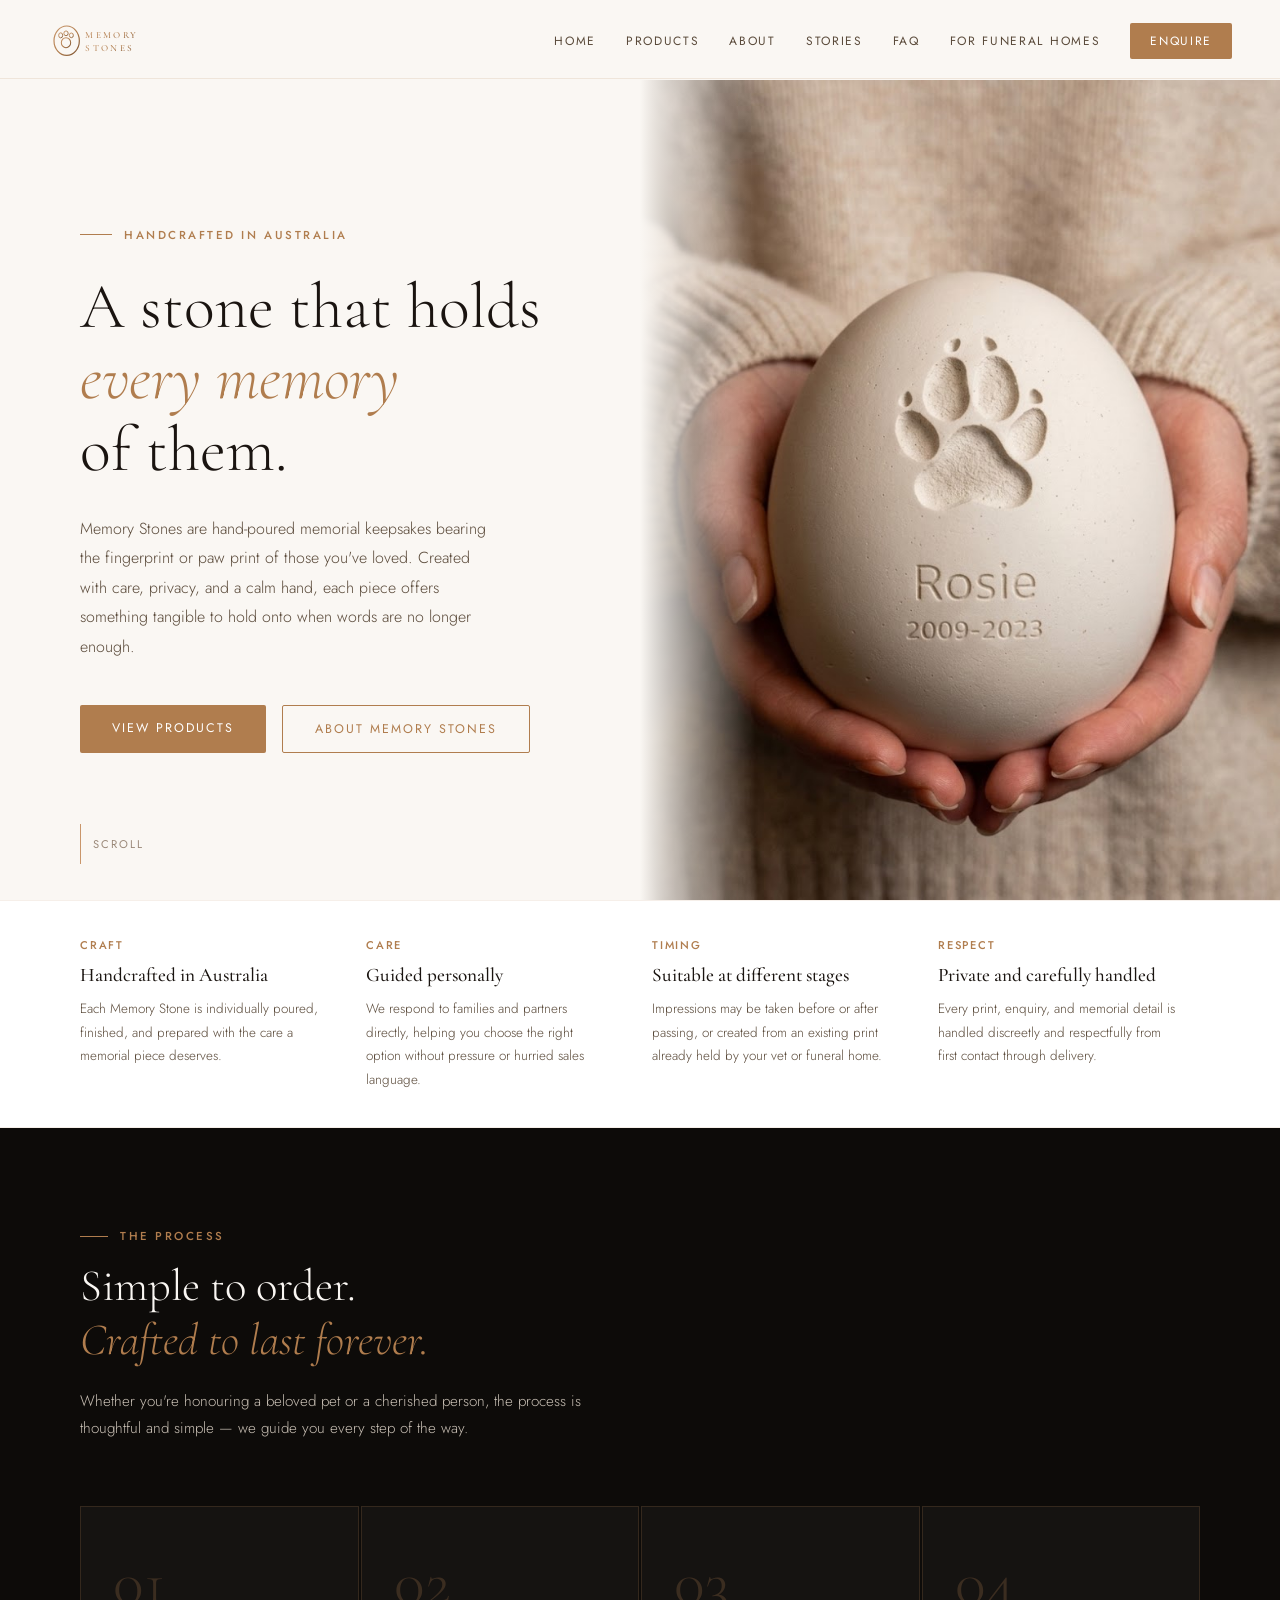
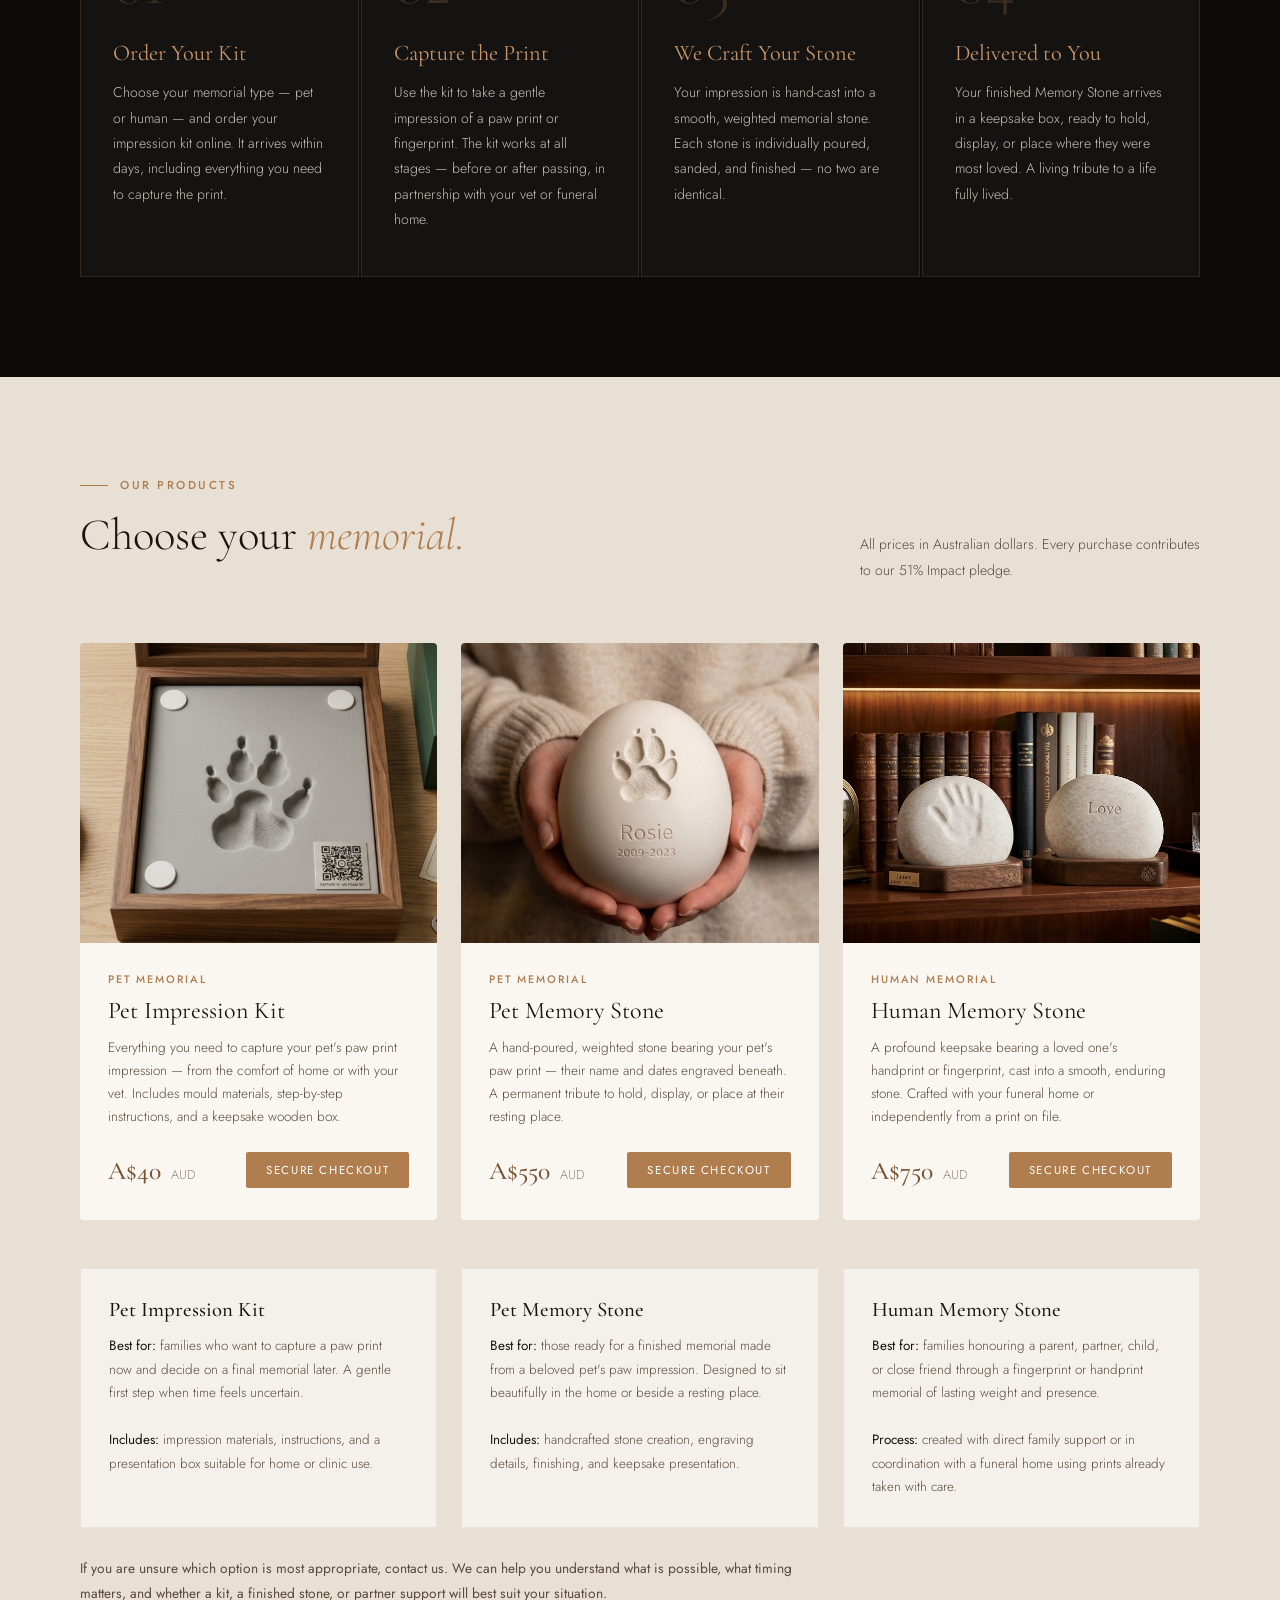
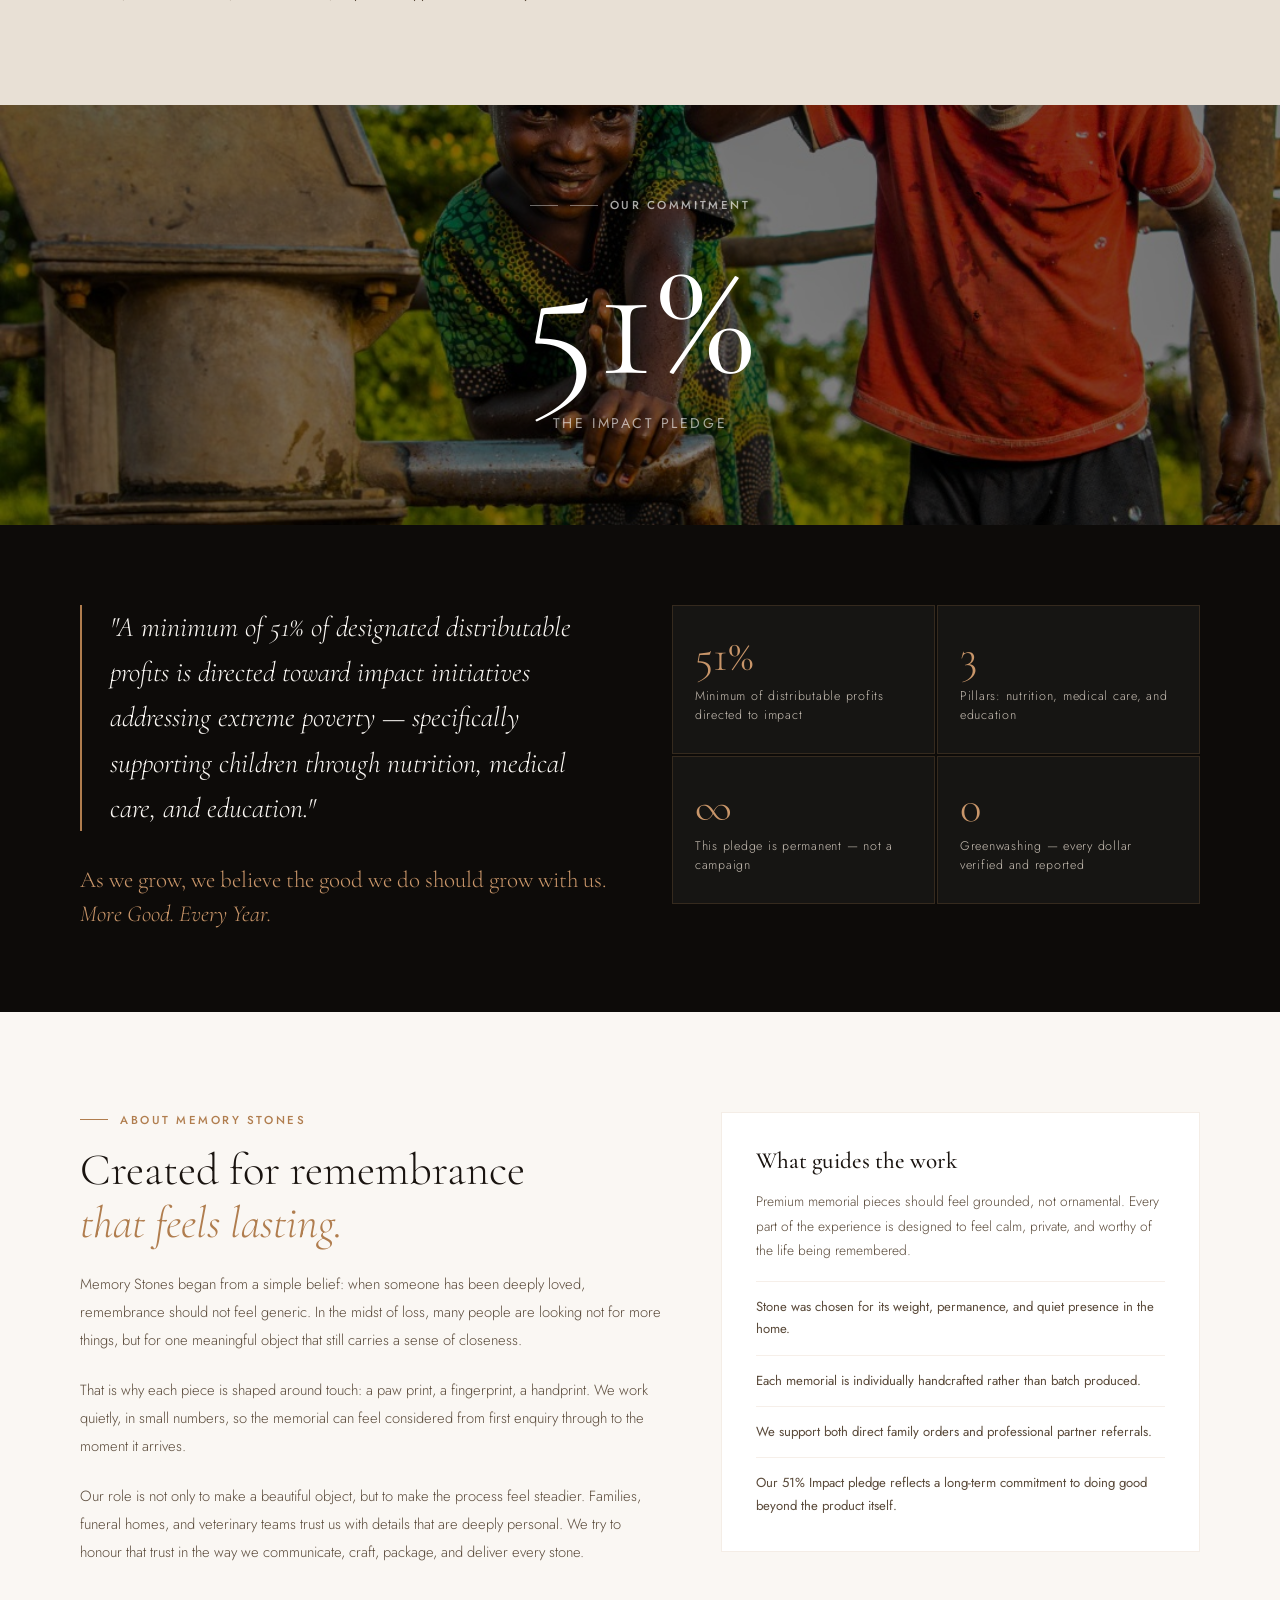
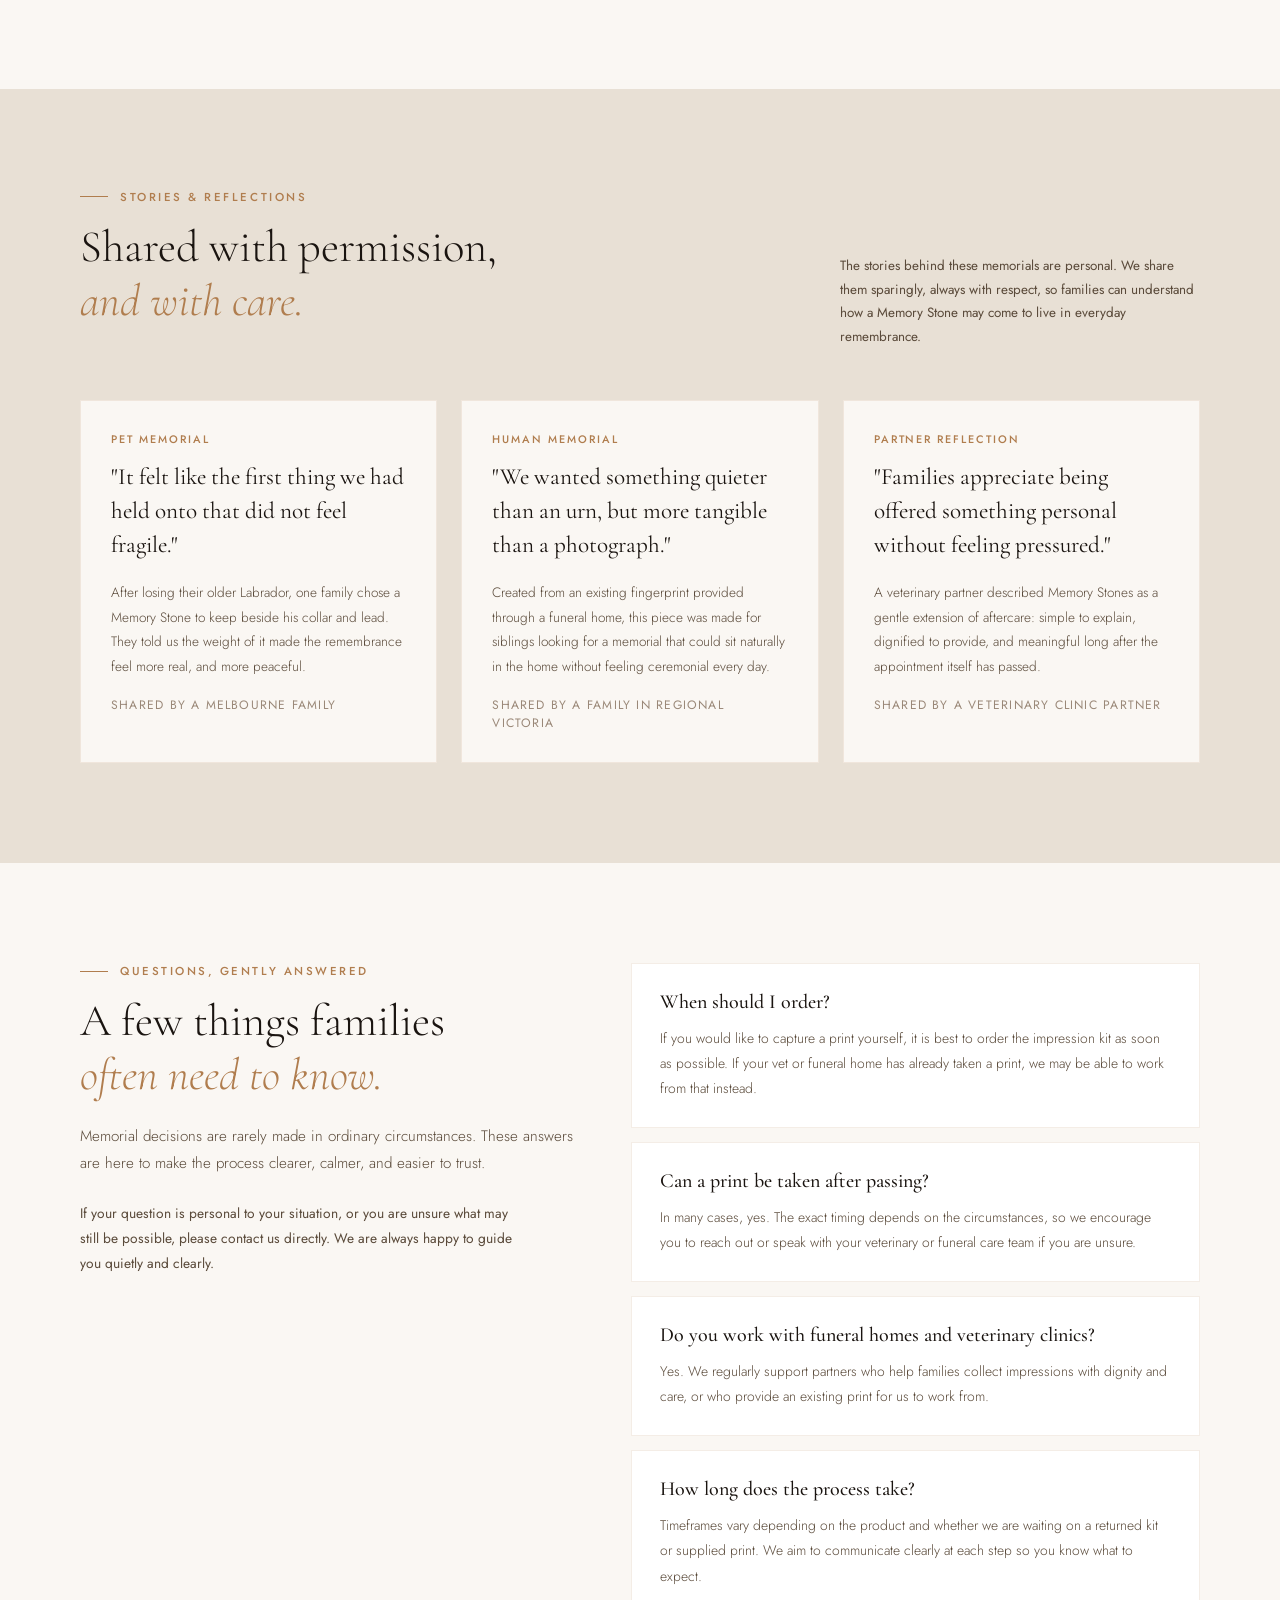
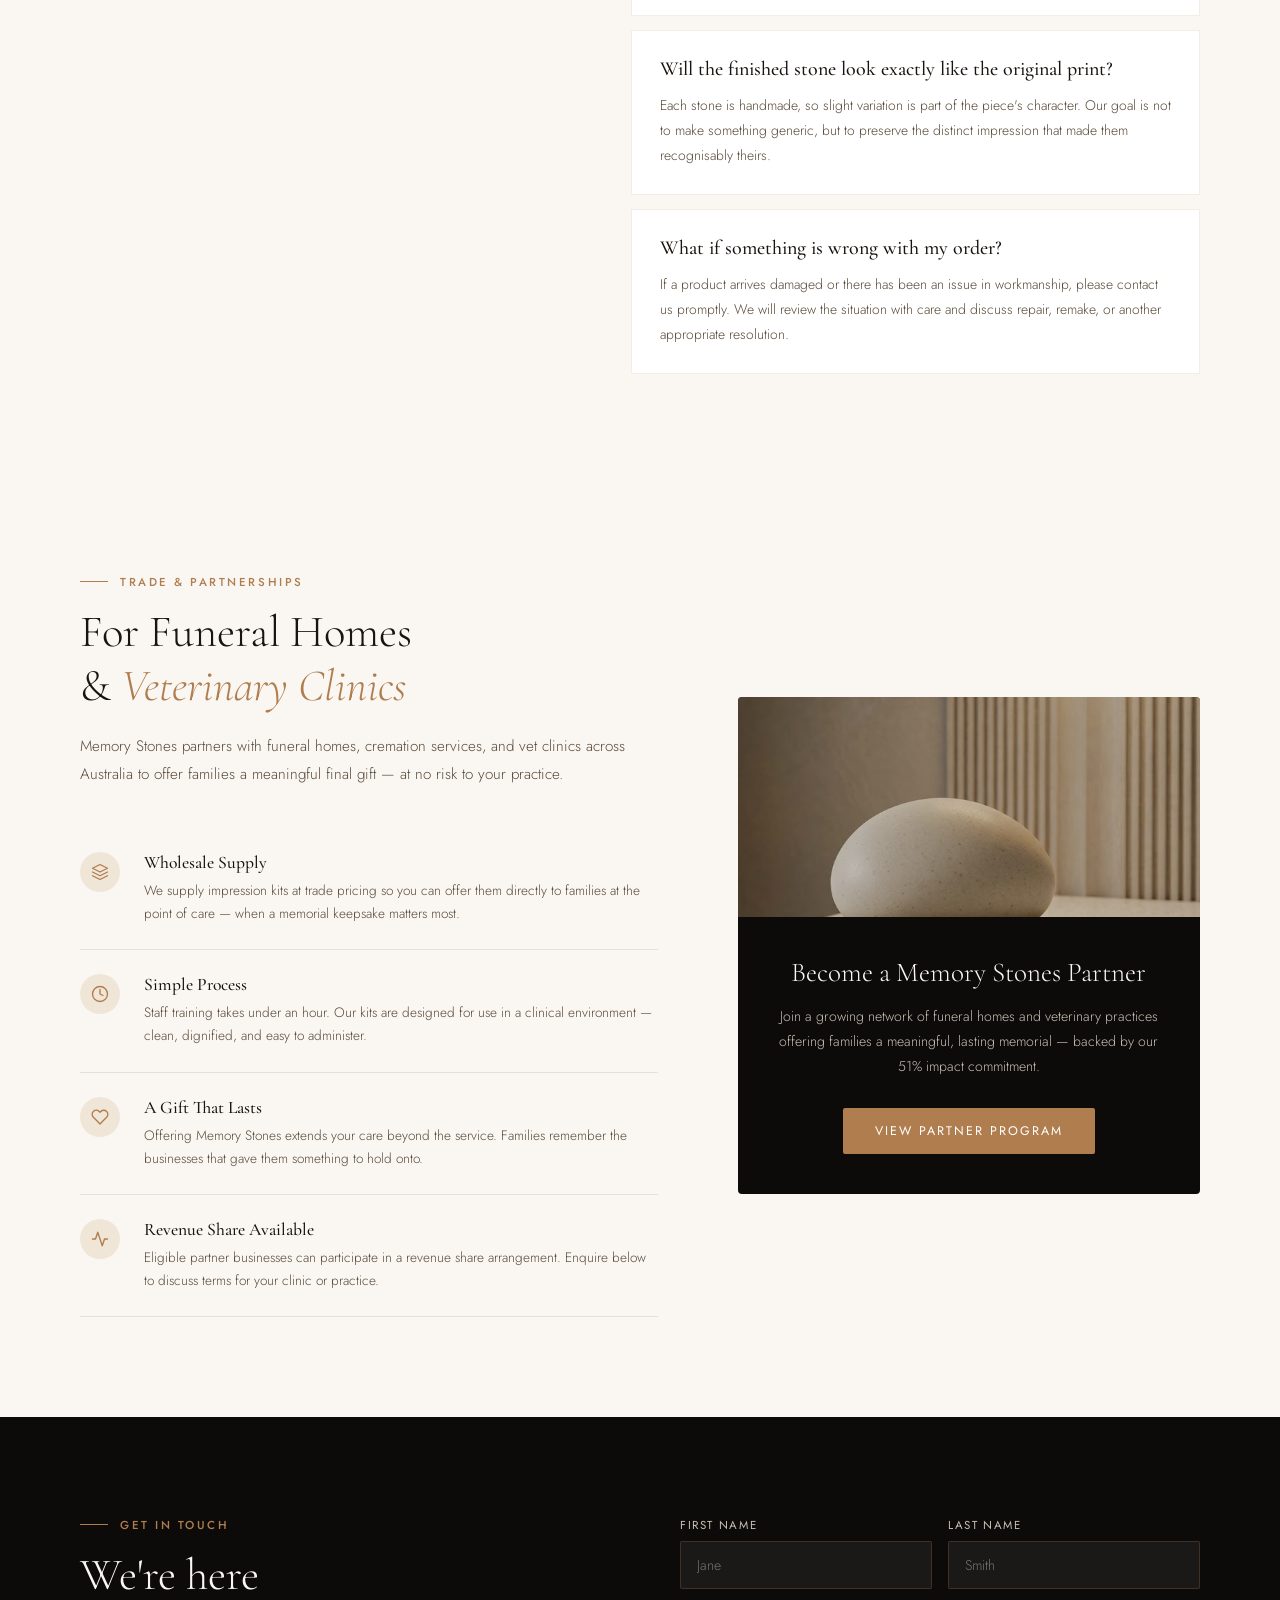
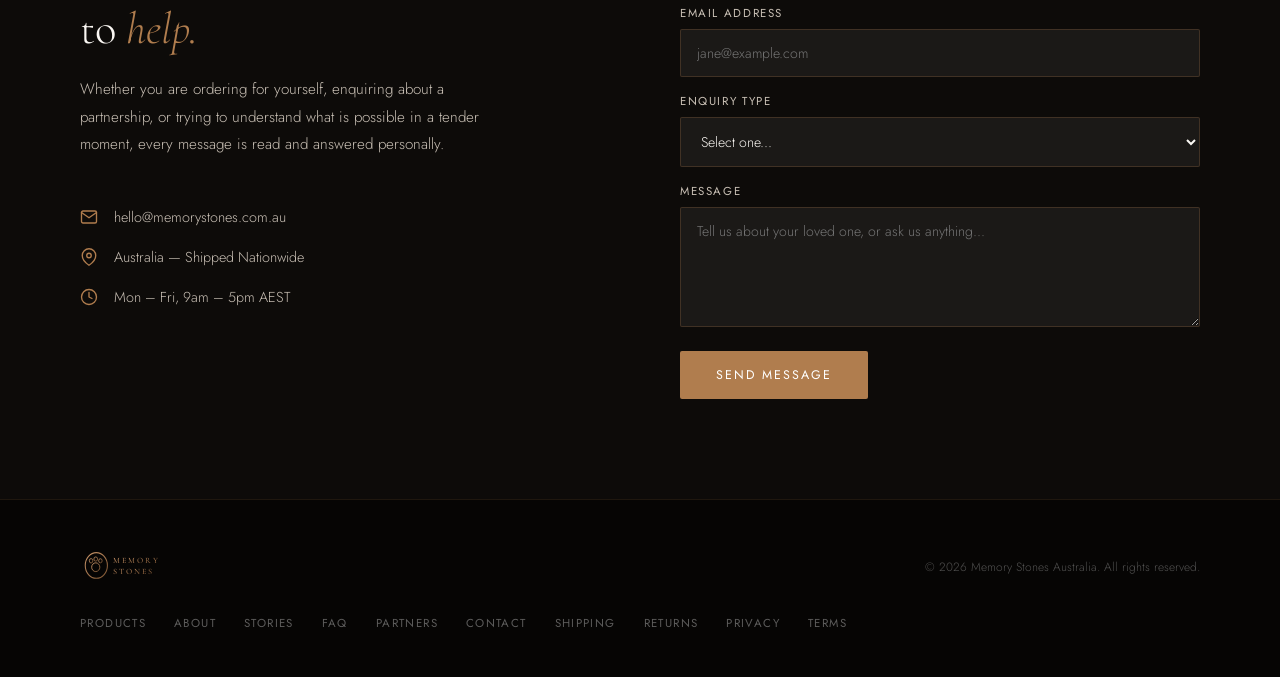
<file: index.html>
<!DOCTYPE html>
<html lang="en">
<head>
<meta charset="UTF-8">
<meta name="viewport" content="width=device-width, initial-scale=1.0">
<title>Memory Stones — Handcrafted Memorials</title>
<link rel="preconnect" href="https://fonts.googleapis.com">
<link href="https://fonts.googleapis.com/css2?family=Cormorant+Garamond:ital,wght@0,300;0,400;0,500;0,600;1,300;1,400&family=Jost:wght@300;400;500&display=swap" rel="stylesheet">
<style>
  :root {
    --copper: #b07d4e;
    --copper-light: #c9966a;
    --copper-dark: #7a5230;
    --copper-pale: #f0e6d8;
    --black: #0d0b09;
    --off-white: #faf7f3;
    --stone: #e8e0d5;
    --stone-dark: #c8bfb4;
    --text-dark: #1a1410;
    --text-mid: #5a4a3a;
    --text-light: #9a8878;
  }
  *, *::before, *::after { margin: 0; padding: 0; box-sizing: border-box; }
  html { scroll-behavior: smooth; }
  body { font-family: 'Jost', sans-serif; background: var(--off-white); color: var(--text-dark); overflow-x: hidden; }

  /* NAV */
  nav {
    position: fixed; top: 0; left: 0; right: 0; z-index: 100;
    display: flex; align-items: center; justify-content: space-between;
    padding: 14px 48px;
    background: rgba(250,247,243,0.95); backdrop-filter: blur(12px);
    border-bottom: 1px solid rgba(176,125,78,0.15);
  }
  .nav-logo { display: flex; align-items: center; text-decoration: none; }
  .nav-logo-svg { width: 160px; height: 50px; }
  .nav-links { display: flex; gap: 30px; list-style: none; }
  .nav-links a { font-size: 0.75rem; letter-spacing: 0.14em; text-transform: uppercase; color: var(--text-mid); text-decoration: none; transition: color 0.2s; }
  .nav-links a:hover { color: var(--copper); }
  .nav-cta { background: var(--copper) !important; color: white !important; padding: 9px 20px; border-radius: 2px; }
  .nav-cta:hover { background: var(--copper-dark) !important; }
  .nav-hamburger { display: none; flex-direction: column; gap: 5px; cursor: pointer; background: none; border: none; padding: 4px; }
  .nav-hamburger span { display: block; width: 24px; height: 1.5px; background: var(--copper-dark); }

  /* HERO */
  #home { min-height: 100vh; display: grid; grid-template-columns: 1fr 1fr; padding-top: 80px; overflow: hidden; }
  .hero-left { display: flex; flex-direction: column; justify-content: center; padding: 80px 60px 80px 80px; }
  .hero-tag { font-size: 0.72rem; letter-spacing: 0.22em; text-transform: uppercase; color: var(--copper); font-weight: 500; margin-bottom: 28px; display: flex; align-items: center; gap: 12px; }
  .hero-tag::before { content: ''; display: block; width: 32px; height: 1px; background: var(--copper); }
  .hero-title { font-family: 'Cormorant Garamond', serif; font-weight: 300; font-size: clamp(2.8rem, 5vw, 4.4rem); line-height: 1.12; color: var(--text-dark); margin-bottom: 28px; }
  .hero-title em { font-style: italic; color: var(--copper); }
  .hero-body { font-size: 1rem; line-height: 1.85; color: var(--text-mid); font-weight: 300; max-width: 420px; margin-bottom: 44px; }
  .hero-actions { display: flex; gap: 16px; flex-wrap: wrap; }
  .btn-primary { background: var(--copper); color: white; padding: 14px 32px; font-family: 'Jost', sans-serif; font-size: 0.78rem; letter-spacing: 0.16em; text-transform: uppercase; text-decoration: none; border-radius: 2px; transition: background 0.25s, transform 0.2s; display: inline-block; }
  .btn-primary:hover { background: var(--copper-dark); transform: translateY(-1px); }
  .btn-outline { border: 1px solid var(--copper); color: var(--copper); padding: 14px 32px; font-family: 'Jost', sans-serif; font-size: 0.78rem; letter-spacing: 0.16em; text-transform: uppercase; text-decoration: none; border-radius: 2px; transition: all 0.25s; display: inline-block; }
  .btn-outline:hover { background: var(--copper); color: white; transform: translateY(-1px); }
  .hero-right { position: relative; overflow: hidden; }
  .hero-right img { width: 100%; height: 100%; object-fit: cover; display: block; }
  .hero-right::after { content: ''; position: absolute; inset: 0; background: linear-gradient(to right, var(--off-white) 0%, transparent 18%); }
  .hero-scroll { position: absolute; bottom: 36px; left: 80px; display: flex; align-items: center; gap: 12px; font-size: 0.7rem; letter-spacing: 0.18em; text-transform: uppercase; color: var(--text-light); }
  .hero-scroll-line { width: 1px; height: 40px; background: var(--copper-light); animation: scrollPulse 2s ease-in-out infinite; }
  @keyframes scrollPulse { 0%,100%{opacity:1} 50%{opacity:0.3} }

  /* SECTIONS */
  .section-tag { font-size: 0.72rem; letter-spacing: 0.22em; text-transform: uppercase; color: var(--copper); font-weight: 500; margin-bottom: 16px; display: flex; align-items: center; gap: 12px; }
  .section-tag::before { content: ''; display: block; width: 28px; height: 1px; background: var(--copper); }
  .section-title { font-family: 'Cormorant Garamond', serif; font-weight: 300; font-size: clamp(2rem, 3.5vw, 3rem); line-height: 1.2; color: var(--text-dark); margin-bottom: 20px; }
  .section-title em { font-style: italic; color: var(--copper); }
  .section-sub { font-size: 0.95rem; line-height: 1.8; color: var(--text-mid); font-weight: 300; max-width: 560px; }

  /* TRUST */
  #reassurance { background: white; padding: 36px 80px; border-top: 1px solid rgba(176,125,78,0.12); border-bottom: 1px solid rgba(176,125,78,0.12); }
  .trust-grid { display: grid; grid-template-columns: repeat(4,1fr); gap: 24px; }
  .trust-item { padding-right: 18px; }
  .trust-kicker { font-size: 0.7rem; letter-spacing: 0.16em; text-transform: uppercase; color: var(--copper); font-weight: 500; margin-bottom: 10px; }
  .trust-title { font-family: 'Cormorant Garamond', serif; font-size: 1.2rem; font-weight: 500; color: var(--text-dark); margin-bottom: 10px; }
  .trust-body { font-size: 0.84rem; line-height: 1.75; color: var(--text-mid); font-weight: 300; }

  /* HOW IT WORKS */
  #how-it-works { background: var(--black); color: var(--off-white); padding: 100px 80px; }
  #how-it-works .section-title { color: var(--off-white); }
  #how-it-works .section-sub { color: var(--stone-dark); }
  .steps-grid { display: grid; grid-template-columns: repeat(4,1fr); gap: 2px; margin-top: 64px; }
  .step { background: rgba(255,255,255,0.03); border: 1px solid rgba(176,125,78,0.2); padding: 44px 32px; transition: background 0.3s; }
  .step:hover { background: rgba(176,125,78,0.08); }
  .step-number { font-family: 'Cormorant Garamond', serif; font-size: 4rem; font-weight: 300; color: rgba(176,125,78,0.25); line-height: 1; margin-bottom: 24px; }
  .step-title { font-family: 'Cormorant Garamond', serif; font-size: 1.4rem; font-weight: 400; color: var(--copper-light); margin-bottom: 14px; }
  .step-body { font-size: 0.88rem; line-height: 1.8; color: var(--stone-dark); font-weight: 300; }

  /* SHOP */
  #shop { background: var(--stone); padding: 100px 80px; }
  .shop-header { display: flex; justify-content: space-between; align-items: flex-end; margin-bottom: 60px; flex-wrap: wrap; gap: 24px; }
  .products-grid { display: grid; grid-template-columns: repeat(3,1fr); gap: 24px; }
  .product-card { background: var(--off-white); border-radius: 4px; overflow: hidden; transition: transform 0.3s, box-shadow 0.3s; }
  .product-card:hover { transform: translateY(-6px); box-shadow: 0 24px 60px rgba(0,0,0,0.12); }
  .product-img { width: 100%; height: 300px; object-fit: cover; display: block; }
  .product-info { padding: 28px 28px 32px; }
  .product-tag { font-size: 0.68rem; letter-spacing: 0.18em; text-transform: uppercase; color: var(--copper); font-weight: 500; margin-bottom: 10px; }
  .product-name { font-family: 'Cormorant Garamond', serif; font-size: 1.5rem; font-weight: 400; color: var(--text-dark); margin-bottom: 10px; line-height: 1.2; }
  .product-desc { font-size: 0.85rem; line-height: 1.7; color: var(--text-mid); font-weight: 300; margin-bottom: 24px; }
  .product-footer { display: flex; justify-content: space-between; align-items: center; }
  .product-price { font-family: 'Cormorant Garamond', serif; font-size: 1.6rem; font-weight: 500; color: var(--copper-dark); }
  .product-price span { font-size: 0.8rem; font-family: 'Jost', sans-serif; color: var(--text-light); font-weight: 300; margin-left: 4px; }
  .btn-buy { background: var(--copper); color: white; padding: 10px 20px; font-family: 'Jost', sans-serif; font-size: 0.72rem; letter-spacing: 0.14em; text-transform: uppercase; border: none; border-radius: 2px; cursor: pointer; transition: background 0.2s; }
  .btn-buy:hover { background: var(--copper-dark); }
  .product-guidance { margin-top: 48px; display: grid; grid-template-columns: repeat(3,1fr); gap: 24px; }
  .guidance-card { background: rgba(255,255,255,0.55); border: 1px solid rgba(176,125,78,0.14); padding: 28px; }
  .guidance-title { font-family: 'Cormorant Garamond', serif; font-size: 1.3rem; font-weight: 500; color: var(--text-dark); margin-bottom: 12px; }
  .guidance-body { font-size: 0.84rem; line-height: 1.75; color: var(--text-mid); font-weight: 300; }
  .guidance-body strong { color: var(--text-dark); font-weight: 400; }
  .guidance-note { margin-top: 28px; font-size: 0.86rem; line-height: 1.8; color: var(--text-mid); max-width: 760px; }

  /* IMPACT */
  #impact { background: var(--black); padding: 0; }
  .impact-image-wrap { position: relative; }
  .impact-image-strip { width: 100%; height: 420px; object-fit: cover; object-position: center 30%; display: block; filter: brightness(0.5); }
  .impact-overlay { position: absolute; inset: 0; display: flex; flex-direction: column; justify-content: center; align-items: center; text-align: center; padding: 0 48px; }
  .impact-overlay .section-tag { color: rgba(255,255,255,0.65); justify-content: center; }
  .impact-overlay .section-tag::before { background: rgba(255,255,255,0.4); }
  .impact-big-num { font-family: 'Cormorant Garamond', serif; font-size: clamp(5rem,14vw,11rem); font-weight: 300; color: white; line-height: 1; }
  .impact-big-label { font-size: 0.88rem; letter-spacing: 0.18em; text-transform: uppercase; color: rgba(255,255,255,0.6); margin-top: 8px; }
  .impact-content { padding: 80px; }
  .impact-body-grid { display: grid; grid-template-columns: 1fr 1fr; gap: 64px; align-items: start; }
  .impact-pledge-text { font-family: 'Cormorant Garamond', serif; font-size: clamp(1.3rem,2.2vw,1.8rem); font-weight: 300; font-style: italic; color: var(--off-white); line-height: 1.6; border-left: 2px solid var(--copper); padding-left: 28px; margin-bottom: 32px; }
  .impact-grow { font-family: 'Cormorant Garamond', serif; font-size: clamp(1.1rem,1.8vw,1.5rem); font-weight: 300; color: var(--copper-light); line-height: 1.5; margin-top: 8px; }
  .impact-stats { display: grid; grid-template-columns: 1fr 1fr; gap: 2px; }
  .stat-block { background: rgba(255,255,255,0.04); border: 1px solid rgba(176,125,78,0.2); padding: 28px 22px; }
  .stat-num { font-family: 'Cormorant Garamond', serif; font-size: 2.8rem; font-weight: 300; color: var(--copper-light); line-height: 1; margin-bottom: 8px; }
  .stat-label { font-size: 0.78rem; letter-spacing: 0.06em; color: var(--stone-dark); font-weight: 300; line-height: 1.5; }

  /* ABOUT */
  #about { background: var(--off-white); padding: 100px 80px; }
  .about-grid { display: grid; grid-template-columns: 1.1fr 0.9fr; gap: 56px; align-items: start; }
  .about-copy p { font-size: 0.92rem; line-height: 1.9; color: var(--text-mid); font-weight: 300; margin-bottom: 22px; max-width: 620px; }
  .about-aside { background: white; border: 1px solid rgba(176,125,78,0.14); padding: 34px; }
  .about-aside-title { font-family: 'Cormorant Garamond', serif; font-size: 1.45rem; font-weight: 500; color: var(--text-dark); margin-bottom: 14px; }
  .about-aside-copy { font-size: 0.86rem; line-height: 1.8; color: var(--text-mid); font-weight: 300; margin-bottom: 18px; }
  .about-points { display: flex; flex-direction: column; gap: 14px; }
  .about-point { font-size: 0.82rem; line-height: 1.7; color: var(--text-mid); padding-top: 14px; border-top: 1px solid rgba(176,125,78,0.12); }

  /* STORIES */
  #stories { background: var(--stone); padding: 100px 80px; }
  .stories-header { display: flex; justify-content: space-between; align-items: end; gap: 24px; flex-wrap: wrap; margin-bottom: 52px; }
  .stories-note { max-width: 360px; font-size: 0.84rem; line-height: 1.75; color: var(--text-mid); }
  .stories-grid { display: grid; grid-template-columns: repeat(3,1fr); gap: 24px; }
  .story-card { background: var(--off-white); border: 1px solid rgba(176,125,78,0.14); padding: 30px; min-height: 100%; }
  .story-type { font-size: 0.68rem; letter-spacing: 0.18em; text-transform: uppercase; color: var(--copper); font-weight: 500; margin-bottom: 14px; }
  .story-quote { font-family: 'Cormorant Garamond', serif; font-size: 1.45rem; font-weight: 400; line-height: 1.45; color: var(--text-dark); margin-bottom: 18px; }
  .story-body { font-size: 0.85rem; line-height: 1.8; color: var(--text-mid); font-weight: 300; margin-bottom: 18px; }
  .story-credit { font-size: 0.76rem; letter-spacing: 0.1em; text-transform: uppercase; color: var(--text-light); }

  /* PARTNERS */
  #partners { background: var(--off-white); padding: 100px 80px; }
  .partners-inner { display: grid; grid-template-columns: 5fr 4fr; gap: 80px; align-items: center; }
  .partners-features { margin-top: 40px; }
  .feature-row { display: flex; gap: 24px; padding: 24px 0; border-bottom: 1px solid var(--stone); align-items: flex-start; }
  .feature-icon { width: 40px; height: 40px; background: var(--copper-pale); border-radius: 50%; display: flex; align-items: center; justify-content: center; flex-shrink: 0; }
  .feature-icon svg { width: 18px; height: 18px; stroke: var(--copper); }
  .feature-title { font-family: 'Cormorant Garamond', serif; font-size: 1.1rem; font-weight: 500; color: var(--text-dark); margin-bottom: 6px; }
  .feature-body { font-size: 0.85rem; line-height: 1.7; color: var(--text-mid); font-weight: 300; }
  .partners-cta-box { background: var(--black); border-radius: 4px; overflow: hidden; color: var(--off-white); }
  .partners-cta-img { width: 100%; height: 220px; object-fit: cover; display: block; opacity: 0.8; }
  .partners-cta-inner { padding: 40px 36px; text-align: center; }
  .partners-cta-title { font-family: 'Cormorant Garamond', serif; font-size: 1.7rem; font-weight: 300; color: var(--off-white); margin-bottom: 14px; line-height: 1.2; }
  .partners-cta-body { font-size: 0.88rem; line-height: 1.8; color: var(--stone-dark); font-weight: 300; margin-bottom: 28px; }

  /* FAQ */
  #faq { background: var(--off-white); padding: 100px 80px; }
  .faq-wrap { display: grid; grid-template-columns: 1fr 1.15fr; gap: 56px; align-items: start; }
  .faq-note { font-size: 0.86rem; line-height: 1.8; color: var(--text-mid); margin-top: 24px; max-width: 440px; }
  .faq-list { display: flex; flex-direction: column; gap: 14px; }
  .faq-item { background: white; border: 1px solid rgba(176,125,78,0.14); padding: 26px 28px; }
  .faq-question { font-family: 'Cormorant Garamond', serif; font-size: 1.25rem; font-weight: 500; color: var(--text-dark); margin-bottom: 12px; }
  .faq-answer { font-size: 0.87rem; line-height: 1.8; color: var(--text-mid); font-weight: 300; }

  /* CONTACT */
  #contact { background: var(--black); padding: 100px 80px; color: var(--off-white); }
  .contact-inner { display: grid; grid-template-columns: 1fr 1fr; gap: 80px; align-items: start; }
  #contact .section-title { color: var(--off-white); }
  #contact .section-sub { color: var(--stone-dark); max-width: 400px; margin-top: 20px; }
  .contact-details { margin-top: 48px; display: flex; flex-direction: column; gap: 20px; }
  .contact-item { display: flex; align-items: center; gap: 16px; font-size: 0.9rem; color: var(--stone-dark); font-weight: 300; }
  .contact-item svg { width: 18px; height: 18px; stroke: var(--copper); flex-shrink: 0; }
  .contact-form { display: flex; flex-direction: column; gap: 16px; }
  .form-row { display: grid; grid-template-columns: 1fr 1fr; gap: 16px; }
  .form-group { display: flex; flex-direction: column; gap: 8px; }
  .form-group label { font-size: 0.72rem; letter-spacing: 0.14em; text-transform: uppercase; color: var(--stone-dark); }
  .form-group input, .form-group select, .form-group textarea { background: rgba(255,255,255,0.06); border: 1px solid rgba(176,125,78,0.25); border-radius: 2px; padding: 13px 16px; color: var(--off-white); font-family: 'Jost',sans-serif; font-size: 0.88rem; font-weight: 300; outline: none; transition: border-color 0.2s; width: 100%; }
  .form-group input:focus, .form-group select:focus, .form-group textarea:focus { border-color: var(--copper); }
  .form-group select option { background: var(--black); }
  .form-group textarea { resize: vertical; min-height: 120px; }
  .form-submit { background: var(--copper); color: white; padding: 15px 36px; font-family: 'Jost',sans-serif; font-size: 0.78rem; letter-spacing: 0.16em; text-transform: uppercase; border: none; border-radius: 2px; cursor: pointer; transition: background 0.2s, transform 0.2s; align-self: flex-start; margin-top: 8px; }
  .form-submit:hover { background: var(--copper-light); transform: translateY(-1px); }

  /* FOOTER */
  footer { background: #060504; padding: 44px 80px; display: flex; justify-content: space-between; align-items: center; border-top: 1px solid rgba(176,125,78,0.15); flex-wrap: wrap; gap: 20px; }
  .footer-copy { font-size: 0.75rem; color: rgba(255,255,255,0.3); font-weight: 300; }
  .footer-links { display: flex; gap: 28px; list-style: none; }
  .footer-links a { font-size: 0.72rem; letter-spacing: 0.12em; text-transform: uppercase; color: rgba(255,255,255,0.35); text-decoration: none; transition: color 0.2s; }
  .footer-links a:hover { color: var(--copper-light); }

  /* MOBILE NAV */
  .mobile-nav { display: none; position: fixed; top: 0; right: 0; width: 280px; height: 100vh; background: var(--off-white); z-index: 200; padding: 80px 40px 40px; flex-direction: column; gap: 32px; transform: translateX(100%); transition: transform 0.35s ease; box-shadow: -8px 0 40px rgba(0,0,0,0.15); }
  .mobile-nav.open { transform: translateX(0); }
  .mobile-nav a { font-family: 'Cormorant Garamond',serif; font-size: 1.5rem; font-weight: 400; color: var(--text-dark); text-decoration: none; transition: color 0.2s; }
  .mobile-nav a:hover { color: var(--copper); }
  .mobile-overlay { display: none; position: fixed; inset: 0; background: rgba(0,0,0,0.4); z-index: 150; }
  .mobile-overlay.open { display: block; }
  .mobile-close { position: absolute; top: 20px; right: 20px; background: none; border: none; cursor: pointer; font-size: 1.5rem; color: var(--text-mid); }

  /* ANIMATIONS */
  .fade-up { opacity: 0; transform: translateY(28px); transition: opacity 0.7s ease, transform 0.7s ease; }
  .fade-up.visible { opacity: 1; transform: translateY(0); }

  /* RESPONSIVE */
  @media (max-width: 1024px) {
    #reassurance, #faq, #about, #stories, #how-it-works, #shop, #partners, #contact { padding: 80px 48px; }
    .impact-content { padding: 64px 48px; }
    .trust-grid, .product-guidance { grid-template-columns: repeat(2,1fr); }
    .steps-grid { grid-template-columns: repeat(2,1fr); }
    .impact-body-grid { grid-template-columns: 1fr; gap: 40px; }
    .about-grid { grid-template-columns: 1fr; gap: 32px; }
    .partners-inner { grid-template-columns: 1fr; gap: 48px; }
    .products-grid { grid-template-columns: repeat(2,1fr); }
    .stories-grid { grid-template-columns: repeat(2,1fr); }
    .faq-wrap { grid-template-columns: 1fr; gap: 36px; }
    nav { padding: 14px 32px; }
    footer { padding: 36px 48px; }
  }
  @media (max-width: 768px) {
    #home { grid-template-columns: 1fr; }
    .hero-right { display: none; }
    .hero-left { padding: 48px 24px; }
    #reassurance, #faq, #about, #stories, #how-it-works, #shop, #partners, #contact { padding: 64px 24px; }
    .impact-content { padding: 48px 24px; }
    footer { padding: 32px 24px; flex-direction: column; text-align: center; }
    .trust-grid, .product-guidance { grid-template-columns: 1fr; }
    .steps-grid { grid-template-columns: 1fr; }
    .products-grid { grid-template-columns: 1fr; }
    .stories-grid { grid-template-columns: 1fr; }
    .contact-inner { grid-template-columns: 1fr; gap: 48px; }
    .form-row { grid-template-columns: 1fr; }
    .impact-stats { grid-template-columns: 1fr 1fr; }
    .nav-links { display: none; }
    .nav-hamburger { display: flex; }
    .mobile-nav { display: flex; }
    nav { padding: 12px 20px; }
    .impact-image-strip { height: 280px; }
    .shop-header { flex-direction: column; align-items: flex-start; }
  }
</style>
</head>
<body>

<!-- NAV -->
<nav>
  <a href="#home" class="nav-logo">
    <svg class="nav-logo-svg" viewBox="0 0 240 55" fill="none" xmlns="http://www.w3.org/2000/svg">
      <defs>
        <linearGradient id="cg" x1="0" y1="0" x2="1" y2="1">
          <stop offset="0%" stop-color="#c9966a"/>
          <stop offset="55%" stop-color="#b07d4e"/>
          <stop offset="100%" stop-color="#7a5230"/>
        </linearGradient>
      </defs>
      <!-- Stone -->
      <ellipse cx="28" cy="30" rx="19" ry="22" stroke="url(#cg)" stroke-width="1.8" fill="none"/>
      <!-- Main paw pad -->
      <ellipse cx="27" cy="33" rx="7" ry="7.5" stroke="url(#cg)" stroke-width="1.6" fill="none"/>
      <!-- Toe pads -->
      <ellipse cx="19" cy="22" rx="3" ry="3.8" stroke="url(#cg)" stroke-width="1.4" fill="none"/>
      <ellipse cx="27" cy="19" rx="3.2" ry="3.6" stroke="url(#cg)" stroke-width="1.4" fill="none"/>
      <ellipse cx="35" cy="22" rx="3" ry="3.5" stroke="url(#cg)" stroke-width="1.4" fill="none"/>
      <!-- Wordmark -->
      <text x="56" y="26" font-family="'Cormorant Garamond',Georgia,serif" font-size="14" font-weight="500" letter-spacing="3.5" fill="url(#cg)">MEMORY</text>
      <text x="56" y="45" font-family="'Cormorant Garamond',Georgia,serif" font-size="14" font-weight="500" letter-spacing="3.5" fill="url(#cg)">STONES</text>
    </svg>
  </a>

  <ul class="nav-links">
    <li><a href="#home">Home</a></li>
    <li><a href="products.html">Products</a></li>
    <li><a href="about.html">About</a></li>
    <li><a href="stories.html">Stories</a></li>
    <li><a href="faq.html">FAQ</a></li>
    <li><a href="partners.html">For Funeral Homes</a></li>
    <li><a href="contact.html" class="nav-cta">Enquire</a></li>
  </ul>
  <button class="nav-hamburger" onclick="openMobileNav()" aria-label="Menu">
    <span></span><span></span><span></span>
  </button>
</nav>

<!-- Mobile nav -->
<div class="mobile-overlay" id="mobileOverlay" onclick="closeMobileNav()"></div>
<nav class="mobile-nav" id="mobileNav">
  <button class="mobile-close" onclick="closeMobileNav()">✕</button>
  <a href="#home" onclick="closeMobileNav()">Home</a>
  <a href="products.html">Products</a>
  <a href="about.html">About</a>
  <a href="stories.html">Stories</a>
  <a href="faq.html">FAQ</a>
  <a href="partners.html">For Funeral Homes</a>
  <a href="contact.html">Contact</a>
</nav>

<!-- HERO -->
<section id="home">
  <div class="hero-left">
    <div class="hero-tag fade-up">Handcrafted in Australia</div>
    <h1 class="hero-title fade-up">A stone that holds<br><em>every memory</em><br>of them.</h1>
    <p class="hero-body fade-up">Memory Stones are hand-poured memorial keepsakes bearing the fingerprint or paw print of those you've loved. Created with care, privacy, and a calm hand, each piece offers something tangible to hold onto when words are no longer enough.</p>
    <div class="hero-actions fade-up">
      <a href="products.html" class="btn-primary">View Products</a>
      <a href="about.html" class="btn-outline">About Memory Stones</a>
    </div>
    <div class="hero-scroll">
      <div class="hero-scroll-line"></div>
      Scroll
    </div>
  </div>
  <div class="hero-right">
    <img src="lady_holding_stone_.jpeg" alt="Hands holding a Memory Stone">
  </div>
</section>

<!-- TRUST -->
<section id="reassurance">
  <div class="trust-grid">
    <div class="trust-item fade-up">
      <div class="trust-kicker">Craft</div>
      <div class="trust-title">Handcrafted in Australia</div>
      <p class="trust-body">Each Memory Stone is individually poured, finished, and prepared with the care a memorial piece deserves.</p>
    </div>
    <div class="trust-item fade-up">
      <div class="trust-kicker">Care</div>
      <div class="trust-title">Guided personally</div>
      <p class="trust-body">We respond to families and partners directly, helping you choose the right option without pressure or hurried sales language.</p>
    </div>
    <div class="trust-item fade-up">
      <div class="trust-kicker">Timing</div>
      <div class="trust-title">Suitable at different stages</div>
      <p class="trust-body">Impressions may be taken before or after passing, or created from an existing print already held by your vet or funeral home.</p>
    </div>
    <div class="trust-item fade-up">
      <div class="trust-kicker">Respect</div>
      <div class="trust-title">Private and carefully handled</div>
      <p class="trust-body">Every print, enquiry, and memorial detail is handled discreetly and respectfully from first contact through delivery.</p>
    </div>
  </div>
</section>

<!-- HOW IT WORKS -->
<section id="how-it-works">
  <div class="section-tag fade-up">The Process</div>
  <h2 class="section-title fade-up">Simple to order.<br><em>Crafted to last forever.</em></h2>
  <p class="section-sub fade-up">Whether you're honouring a beloved pet or a cherished person, the process is thoughtful and simple — we guide you every step of the way.</p>
  <div class="steps-grid">
    <div class="step fade-up">
      <div class="step-number">01</div>
      <div class="step-title">Order Your Kit</div>
      <p class="step-body">Choose your memorial type — pet or human — and order your impression kit online. It arrives within days, including everything you need to capture the print.</p>
    </div>
    <div class="step fade-up">
      <div class="step-number">02</div>
      <div class="step-title">Capture the Print</div>
      <p class="step-body">Use the kit to take a gentle impression of a paw print or fingerprint. The kit works at all stages — before or after passing, in partnership with your vet or funeral home.</p>
    </div>
    <div class="step fade-up">
      <div class="step-number">03</div>
      <div class="step-title">We Craft Your Stone</div>
      <p class="step-body">Your impression is hand-cast into a smooth, weighted memorial stone. Each stone is individually poured, sanded, and finished — no two are identical.</p>
    </div>
    <div class="step fade-up">
      <div class="step-number">04</div>
      <div class="step-title">Delivered to You</div>
      <p class="step-body">Your finished Memory Stone arrives in a keepsake box, ready to hold, display, or place where they were most loved. A living tribute to a life fully lived.</p>
    </div>
  </div>
</section>

<!-- SHOP -->
<section id="shop">
  <div class="shop-header">
    <div>
      <div class="section-tag fade-up">Our Products</div>
      <h2 class="section-title fade-up">Choose your <em>memorial.</em></h2>
    </div>
    <p class="section-sub fade-up" style="max-width:340px;font-size:0.88rem;">All prices in Australian dollars. Every purchase contributes to our 51% Impact pledge.</p>
  </div>
  <div class="products-grid">
    <div class="product-card fade-up">
      <img src="kit_image.png" alt="Pet Impression Kit" class="product-img">
      <div class="product-info">
        <div class="product-tag">Pet Memorial</div>
        <div class="product-name">Pet Impression Kit</div>
        <p class="product-desc">Everything you need to capture your pet's paw print impression — from the comfort of home or with your vet. Includes mould materials, step-by-step instructions, and a keepsake wooden box.</p>
        <div class="product-footer">
          <div class="product-price">A$40 <span>AUD</span></div>
          <a id="home-buy-pet-impression-kit" href="pet-impression-kit.html" class="btn-buy" style="text-decoration:none;display:inline-block;">Secure Checkout</a>
        </div>
      </div>
    </div>
    <div class="product-card fade-up">
      <img src="lady_holding_stone_.jpeg" alt="Pet Memory Stone" class="product-img">
      <div class="product-info">
        <div class="product-tag">Pet Memorial</div>
        <div class="product-name">Pet Memory Stone</div>
        <p class="product-desc">A hand-poured, weighted stone bearing your pet's paw print — their name and dates engraved beneath. A permanent tribute to hold, display, or place at their resting place.</p>
        <div class="product-footer">
          <div class="product-price">A$550 <span>AUD</span></div>
          <a id="home-buy-pet-memory-stone" href="pet-memory-stone.html" class="btn-buy" style="text-decoration:none;display:inline-block;">Secure Checkout</a>
        </div>
      </div>
    </div>
    <div class="product-card fade-up">
      <img src="stones_on_shelf.jpeg" alt="Human Memory Stone" class="product-img">
      <div class="product-info">
        <div class="product-tag">Human Memorial</div>
        <div class="product-name">Human Memory Stone</div>
        <p class="product-desc">A profound keepsake bearing a loved one's handprint or fingerprint, cast into a smooth, enduring stone. Crafted with your funeral home or independently from a print on file.</p>
        <div class="product-footer">
          <div class="product-price">A$750 <span>AUD</span></div>
          <a id="home-buy-human-memory-stone" href="human-memory-stone.html" class="btn-buy" style="text-decoration:none;display:inline-block;">Secure Checkout</a>
        </div>
      </div>
    </div>
  </div>
  <div class="product-guidance">
    <div class="guidance-card fade-up">
      <div class="guidance-title">Pet Impression Kit</div>
      <p class="guidance-body"><strong>Best for:</strong> families who want to capture a paw print now and decide on a final memorial later. A gentle first step when time feels uncertain.<br><br><strong>Includes:</strong> impression materials, instructions, and a presentation box suitable for home or clinic use.</p>
    </div>
    <div class="guidance-card fade-up">
      <div class="guidance-title">Pet Memory Stone</div>
      <p class="guidance-body"><strong>Best for:</strong> those ready for a finished memorial made from a beloved pet's paw impression. Designed to sit beautifully in the home or beside a resting place.<br><br><strong>Includes:</strong> handcrafted stone creation, engraving details, finishing, and keepsake presentation.</p>
    </div>
    <div class="guidance-card fade-up">
      <div class="guidance-title">Human Memory Stone</div>
      <p class="guidance-body"><strong>Best for:</strong> families honouring a parent, partner, child, or close friend through a fingerprint or handprint memorial of lasting weight and presence.<br><br><strong>Process:</strong> created with direct family support or in coordination with a funeral home using prints already taken with care.</p>
    </div>
  </div>
  <p class="guidance-note fade-up">If you are unsure which option is most appropriate, contact us. We can help you understand what is possible, what timing matters, and whether a kit, a finished stone, or partner support will best suit your situation.</p>
</section>

<!-- 51% IMPACT -->
<section id="impact" style="padding:0;">
  <div class="impact-image-wrap">
    <img src="impact_image.jpg" alt="Children at a water well" class="impact-image-strip">
    <div class="impact-overlay">
      <div class="section-tag fade-up" style="justify-content:center;color:rgba(255,255,255,0.65);">
        <span style="width:28px;height:1px;background:rgba(255,255,255,0.4);display:block;"></span>
        Our Commitment
      </div>
      <div class="impact-big-num fade-up">51%</div>
      <div class="impact-big-label fade-up">The Impact Pledge</div>
    </div>
  </div>

  <div class="impact-content" style="background:var(--black);">
    <div class="impact-body-grid">
      <div>
        <p class="impact-pledge-text fade-up">"A minimum of 51% of designated distributable profits is directed toward impact initiatives addressing extreme poverty — specifically supporting children through nutrition, medical care, and education."</p>
        <p class="impact-grow fade-up">As we grow, we believe the good we do should grow with us.<br><em>More Good. Every Year.</em></p>
      </div>
      <div class="impact-stats">
        <div class="stat-block fade-up">
          <div class="stat-num">51%</div>
          <div class="stat-label">Minimum of distributable profits directed to impact</div>
        </div>
        <div class="stat-block fade-up">
          <div class="stat-num">3</div>
          <div class="stat-label">Pillars: nutrition, medical care, and education</div>
        </div>
        <div class="stat-block fade-up">
          <div class="stat-num">∞</div>
          <div class="stat-label">This pledge is permanent — not a campaign</div>
        </div>
        <div class="stat-block fade-up">
          <div class="stat-num">0</div>
          <div class="stat-label">Greenwashing — every dollar verified and reported</div>
        </div>
      </div>
    </div>
  </div>
</section>

<!-- ABOUT -->
<section id="about">
  <div class="about-grid">
    <div class="about-copy">
      <div class="section-tag fade-up">About Memory Stones</div>
      <h2 class="section-title fade-up">Created for remembrance<br><em>that feels lasting.</em></h2>
      <p class="fade-up">Memory Stones began from a simple belief: when someone has been deeply loved, remembrance should not feel generic. In the midst of loss, many people are looking not for more things, but for one meaningful object that still carries a sense of closeness.</p>
      <p class="fade-up">That is why each piece is shaped around touch: a paw print, a fingerprint, a handprint. We work quietly, in small numbers, so the memorial can feel considered from first enquiry through to the moment it arrives.</p>
      <p class="fade-up">Our role is not only to make a beautiful object, but to make the process feel steadier. Families, funeral homes, and veterinary teams trust us with details that are deeply personal. We try to honour that trust in the way we communicate, craft, package, and deliver every stone.</p>
    </div>
    <aside class="about-aside fade-up">
      <div class="about-aside-title">What guides the work</div>
      <p class="about-aside-copy">Premium memorial pieces should feel grounded, not ornamental. Every part of the experience is designed to feel calm, private, and worthy of the life being remembered.</p>
      <div class="about-points">
        <div class="about-point">Stone was chosen for its weight, permanence, and quiet presence in the home.</div>
        <div class="about-point">Each memorial is individually handcrafted rather than batch produced.</div>
        <div class="about-point">We support both direct family orders and professional partner referrals.</div>
        <div class="about-point">Our 51% Impact pledge reflects a long-term commitment to doing good beyond the product itself.</div>
      </div>
    </aside>
  </div>
</section>

<!-- STORIES -->
<section id="stories">
  <div class="stories-header">
    <div>
      <div class="section-tag fade-up">Stories & Reflections</div>
      <h2 class="section-title fade-up">Shared with permission,<br><em>and with care.</em></h2>
    </div>
    <p class="stories-note fade-up">The stories behind these memorials are personal. We share them sparingly, always with respect, so families can understand how a Memory Stone may come to live in everyday remembrance.</p>
  </div>
  <div class="stories-grid">
    <article class="story-card fade-up">
      <div class="story-type">Pet Memorial</div>
      <p class="story-quote">"It felt like the first thing we had held onto that did not feel fragile."</p>
      <p class="story-body">After losing their older Labrador, one family chose a Memory Stone to keep beside his collar and lead. They told us the weight of it made the remembrance feel more real, and more peaceful.</p>
      <p class="story-credit">Shared by a Melbourne family</p>
    </article>
    <article class="story-card fade-up">
      <div class="story-type">Human Memorial</div>
      <p class="story-quote">"We wanted something quieter than an urn, but more tangible than a photograph."</p>
      <p class="story-body">Created from an existing fingerprint provided through a funeral home, this piece was made for siblings looking for a memorial that could sit naturally in the home without feeling ceremonial every day.</p>
      <p class="story-credit">Shared by a family in regional Victoria</p>
    </article>
    <article class="story-card fade-up">
      <div class="story-type">Partner Reflection</div>
      <p class="story-quote">"Families appreciate being offered something personal without feeling pressured."</p>
      <p class="story-body">A veterinary partner described Memory Stones as a gentle extension of aftercare: simple to explain, dignified to provide, and meaningful long after the appointment itself has passed.</p>
      <p class="story-credit">Shared by a veterinary clinic partner</p>
    </article>
  </div>
</section>

<!-- FAQ -->
<section id="faq">
  <div class="faq-wrap">
    <div>
      <div class="section-tag fade-up">Questions, Gently Answered</div>
      <h2 class="section-title fade-up">A few things families<br><em>often need to know.</em></h2>
      <p class="section-sub fade-up">Memorial decisions are rarely made in ordinary circumstances. These answers are here to make the process clearer, calmer, and easier to trust.</p>
      <p class="faq-note fade-up">If your question is personal to your situation, or you are unsure what may still be possible, please contact us directly. We are always happy to guide you quietly and clearly.</p>
    </div>
    <div class="faq-list">
      <div class="faq-item fade-up">
        <div class="faq-question">When should I order?</div>
        <p class="faq-answer">If you would like to capture a print yourself, it is best to order the impression kit as soon as possible. If your vet or funeral home has already taken a print, we may be able to work from that instead.</p>
      </div>
      <div class="faq-item fade-up">
        <div class="faq-question">Can a print be taken after passing?</div>
        <p class="faq-answer">In many cases, yes. The exact timing depends on the circumstances, so we encourage you to reach out or speak with your veterinary or funeral care team if you are unsure.</p>
      </div>
      <div class="faq-item fade-up">
        <div class="faq-question">Do you work with funeral homes and veterinary clinics?</div>
        <p class="faq-answer">Yes. We regularly support partners who help families collect impressions with dignity and care, or who provide an existing print for us to work from.</p>
      </div>
      <div class="faq-item fade-up">
        <div class="faq-question">How long does the process take?</div>
        <p class="faq-answer">Timeframes vary depending on the product and whether we are waiting on a returned kit or supplied print. We aim to communicate clearly at each step so you know what to expect.</p>
      </div>
      <div class="faq-item fade-up">
        <div class="faq-question">Will the finished stone look exactly like the original print?</div>
        <p class="faq-answer">Each stone is handmade, so slight variation is part of the piece's character. Our goal is not to make something generic, but to preserve the distinct impression that made them recognisably theirs.</p>
      </div>
      <div class="faq-item fade-up">
        <div class="faq-question">What if something is wrong with my order?</div>
        <p class="faq-answer">If a product arrives damaged or there has been an issue in workmanship, please contact us promptly. We will review the situation with care and discuss repair, remake, or another appropriate resolution.</p>
      </div>
    </div>
  </div>
</section>

<!-- FOR FUNERAL HOMES -->
<section id="partners">
  <div class="partners-inner">
    <div>
      <div class="section-tag fade-up">Trade & Partnerships</div>
      <h2 class="section-title fade-up">For Funeral Homes<br>& <em>Veterinary Clinics</em></h2>
      <p class="section-sub fade-up">Memory Stones partners with funeral homes, cremation services, and vet clinics across Australia to offer families a meaningful final gift — at no risk to your practice.</p>
      <div class="partners-features">
        <div class="feature-row fade-up">
          <div class="feature-icon">
            <svg viewBox="0 0 24 24" fill="none" stroke-width="1.8" stroke-linecap="round" stroke-linejoin="round"><path d="M12 2L2 7l10 5 10-5-10-5zM2 17l10 5 10-5M2 12l10 5 10-5"/></svg>
          </div>
          <div>
            <div class="feature-title">Wholesale Supply</div>
            <p class="feature-body">We supply impression kits at trade pricing so you can offer them directly to families at the point of care — when a memorial keepsake matters most.</p>
          </div>
        </div>
        <div class="feature-row fade-up">
          <div class="feature-icon">
            <svg viewBox="0 0 24 24" fill="none" stroke-width="1.8" stroke-linecap="round" stroke-linejoin="round"><circle cx="12" cy="12" r="10"/><path d="M12 6v6l4 2"/></svg>
          </div>
          <div>
            <div class="feature-title">Simple Process</div>
            <p class="feature-body">Staff training takes under an hour. Our kits are designed for use in a clinical environment — clean, dignified, and easy to administer.</p>
          </div>
        </div>
        <div class="feature-row fade-up">
          <div class="feature-icon">
            <svg viewBox="0 0 24 24" fill="none" stroke-width="1.8" stroke-linecap="round" stroke-linejoin="round"><path d="M20.84 4.61a5.5 5.5 0 0 0-7.78 0L12 5.67l-1.06-1.06a5.5 5.5 0 0 0-7.78 7.78l1.06 1.06L12 21.23l7.78-7.78 1.06-1.06a5.5 5.5 0 0 0 0-7.78z"/></svg>
          </div>
          <div>
            <div class="feature-title">A Gift That Lasts</div>
            <p class="feature-body">Offering Memory Stones extends your care beyond the service. Families remember the businesses that gave them something to hold onto.</p>
          </div>
        </div>
        <div class="feature-row fade-up">
          <div class="feature-icon">
            <svg viewBox="0 0 24 24" fill="none" stroke-width="1.8" stroke-linecap="round" stroke-linejoin="round"><polyline points="22 12 18 12 15 21 9 3 6 12 2 12"/></svg>
          </div>
          <div>
            <div class="feature-title">Revenue Share Available</div>
            <p class="feature-body">Eligible partner businesses can participate in a revenue share arrangement. Enquire below to discuss terms for your clinic or practice.</p>
          </div>
        </div>
      </div>
    </div>

    <div class="partners-cta-box fade-up">
      <img src="stone_on_bench_.jpeg" alt="Memory Stone displayed on bench" class="partners-cta-img">
      <div class="partners-cta-inner">
        <h3 class="partners-cta-title">Become a Memory Stones Partner</h3>
        <p class="partners-cta-body">Join a growing network of funeral homes and veterinary practices offering families a meaningful, lasting memorial — backed by our 51% impact commitment.</p>
        <a href="partners.html" class="btn-primary">View Partner Program</a>
      </div>
    </div>
  </div>
</section>

<!-- CONTACT -->
<section id="contact">
  <div class="contact-inner">
    <div>
      <div class="section-tag fade-up">Get in Touch</div>
      <h2 class="section-title fade-up">We're here<br>to <em>help.</em></h2>
      <p class="section-sub fade-up">Whether you are ordering for yourself, enquiring about a partnership, or trying to understand what is possible in a tender moment, every message is read and answered personally.</p>
      <div class="contact-details">
        <div class="contact-item fade-up">
          <svg viewBox="0 0 24 24" fill="none" stroke-width="1.8" stroke-linecap="round" stroke-linejoin="round"><path d="M4 4h16c1.1 0 2 .9 2 2v12c0 1.1-.9 2-2 2H4c-1.1 0-2-.9-2-2V6c0-1.1.9-2 2-2z"/><polyline points="22,6 12,13 2,6"/></svg>
          hello@memorystones.com.au
        </div>
        <div class="contact-item fade-up">
          <svg viewBox="0 0 24 24" fill="none" stroke-width="1.8" stroke-linecap="round" stroke-linejoin="round"><path d="M21 10c0 7-9 13-9 13s-9-6-9-13a9 9 0 0 1 18 0z"/><circle cx="12" cy="10" r="3"/></svg>
          Australia — Shipped Nationwide
        </div>
        <div class="contact-item fade-up">
          <svg viewBox="0 0 24 24" fill="none" stroke-width="1.8" stroke-linecap="round" stroke-linejoin="round"><circle cx="12" cy="12" r="10"/><polyline points="12 6 12 12 16 14"/></svg>
          Mon – Fri, 9am – 5pm AEST
        </div>
      </div>
    </div>

    <form class="contact-form fade-up" name="contact" netlify onsubmit="handleSubmit(event)">
      <div class="form-row">
        <div class="form-group">
          <label>First Name</label>
          <input type="text" name="first_name" placeholder="Jane" required>
        </div>
        <div class="form-group">
          <label>Last Name</label>
          <input type="text" name="last_name" placeholder="Smith" required>
        </div>
      </div>
      <div class="form-group">
        <label>Email Address</label>
        <input type="email" name="email" placeholder="jane@example.com" required>
      </div>
      <div class="form-group">
        <label>Enquiry Type</label>
        <select id="enquiry_type" name="enquiry_type">
          <option value="">Select one...</option>
          <option value="Pet Memorial">Pet Memorial Order</option>
          <option value="Human Memorial">Human Memorial Order</option>
          <option value="Funeral Home / Veterinary Clinic Partnership">Funeral Home / Clinic Partnership</option>
          <option value="General Enquiry">General Enquiry</option>
        </select>
      </div>
      <div class="form-group">
        <label>Message</label>
        <textarea id="contact_message" name="message" placeholder="Tell us about your loved one, or ask us anything..." required></textarea>
      </div>
      <button type="submit" class="form-submit">Send Message</button>
    </form>
  </div>
</section>

<!-- FOOTER -->
<footer>
  <a href="#home" style="text-decoration:none;">
    <svg width="140" height="40" viewBox="0 0 240 55" fill="none" xmlns="http://www.w3.org/2000/svg">
      <defs>
        <linearGradient id="fg" x1="0" y1="0" x2="1" y2="1">
          <stop offset="0%" stop-color="#c9966a"/>
          <stop offset="100%" stop-color="#7a5230"/>
        </linearGradient>
      </defs>
      <ellipse cx="28" cy="30" rx="19" ry="22" stroke="url(#fg)" stroke-width="1.8" fill="none"/>
      <ellipse cx="27" cy="33" rx="7" ry="7.5" stroke="url(#fg)" stroke-width="1.6" fill="none"/>
      <ellipse cx="19" cy="22" rx="3" ry="3.8" stroke="url(#fg)" stroke-width="1.4" fill="none"/>
      <ellipse cx="27" cy="19" rx="3.2" ry="3.6" stroke="url(#fg)" stroke-width="1.4" fill="none"/>
      <ellipse cx="35" cy="22" rx="3" ry="3.5" stroke="url(#fg)" stroke-width="1.4" fill="none"/>
      <text x="56" y="26" font-family="'Cormorant Garamond',Georgia,serif" font-size="14" font-weight="500" letter-spacing="3.5" fill="url(#fg)">MEMORY</text>
      <text x="56" y="45" font-family="'Cormorant Garamond',Georgia,serif" font-size="14" font-weight="500" letter-spacing="3.5" fill="url(#fg)">STONES</text>
    </svg>
  </a>
  <p class="footer-copy">© 2026 Memory Stones Australia. All rights reserved.</p>
  <ul class="footer-links">
    <li><a href="products.html">Products</a></li>
    <li><a href="about.html">About</a></li>
    <li><a href="stories.html">Stories</a></li>
    <li><a href="faq.html">FAQ</a></li>
    <li><a href="partners.html">Partners</a></li>
    <li><a href="contact.html">Contact</a></li>
    <li><a href="shipping-policy.html">Shipping</a></li>
    <li><a href="returns-remake-policy.html">Returns</a></li>
    <li><a href="privacy-policy.html">Privacy</a></li>
    <li><a href="terms-of-service.html">Terms</a></li>
  </ul>
</footer>

<script>
  function openMobileNav() {
    document.getElementById('mobileNav').classList.add('open');
    document.getElementById('mobileOverlay').classList.add('open');
  }
  function closeMobileNav() {
    document.getElementById('mobileNav').classList.remove('open');
    document.getElementById('mobileOverlay').classList.remove('open');
  }

  const fadeEls = document.querySelectorAll('.fade-up');
  const observer = new IntersectionObserver(entries => {
    entries.forEach(e => { if (e.isIntersecting) { e.target.classList.add('visible'); observer.unobserve(e.target); } });
  }, { threshold: 0.1 });
  fadeEls.forEach(el => observer.observe(el));

  document.querySelectorAll('.steps-grid, .products-grid, .impact-stats').forEach(grid => {
    grid.querySelectorAll('.fade-up').forEach((el, i) => { el.style.transitionDelay = (i * 0.1) + 's'; });
  });

  function openEnquiry(product) {
    document.getElementById('enquiry_type').value = product.includes('Human') ? 'Human Memorial' : 'Pet Memorial';
    document.getElementById('contact_message').value = 'I would like to enquire about: ' + product;
    document.getElementById('contact').scrollIntoView({ behavior: 'smooth' });
  }

  function setContactType(type) {
    setTimeout(() => { document.getElementById('enquiry_type').value = type; }, 700);
  }

  function handleSubmit(e) {
    e.preventDefault();
    const btn = e.target.querySelector('.form-submit');
    btn.textContent = 'Message Sent ✓';
    btn.style.background = '#5a8a5a';
    btn.disabled = true;
    e.target.reset();
    setTimeout(() => { btn.textContent = 'Send Message'; btn.style.background = ''; btn.disabled = false; }, 4000);
  }
</script>
<script src="stripe-links.js"></script>
</body>
</html>
</file>
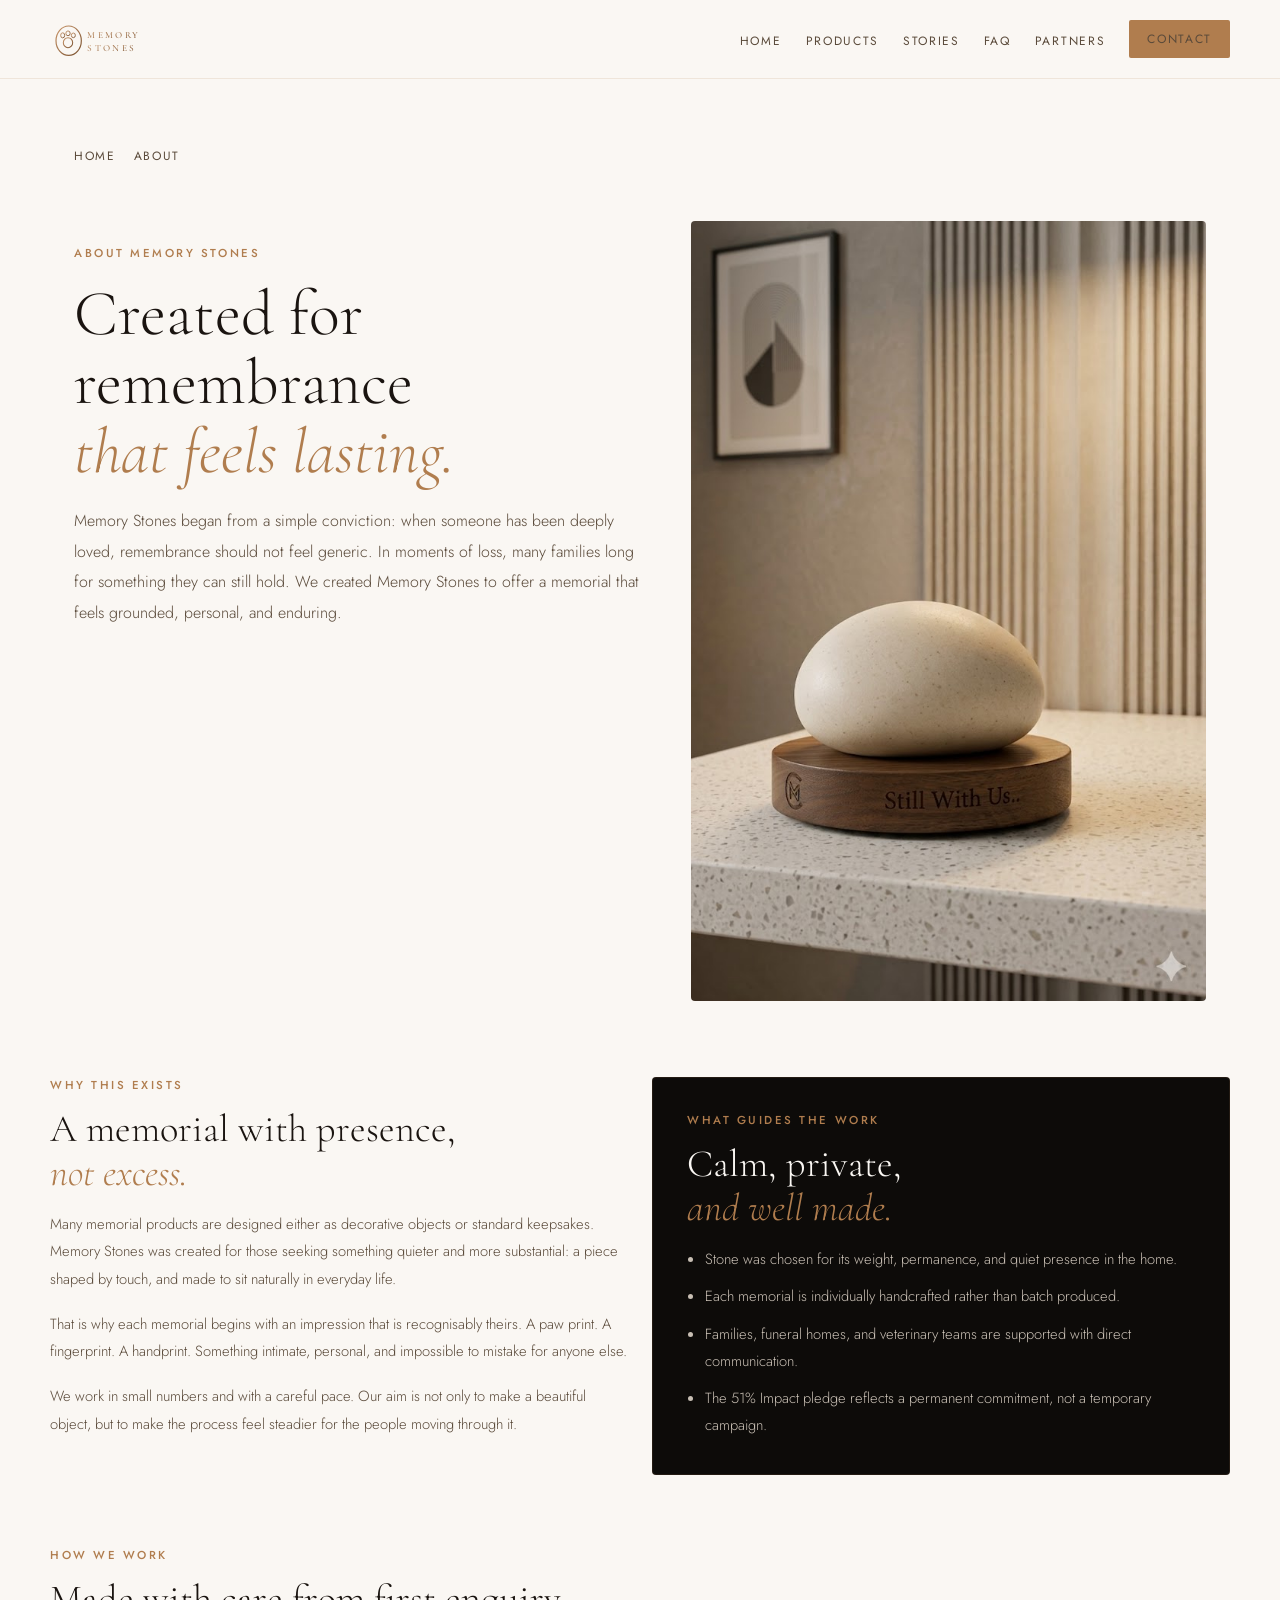
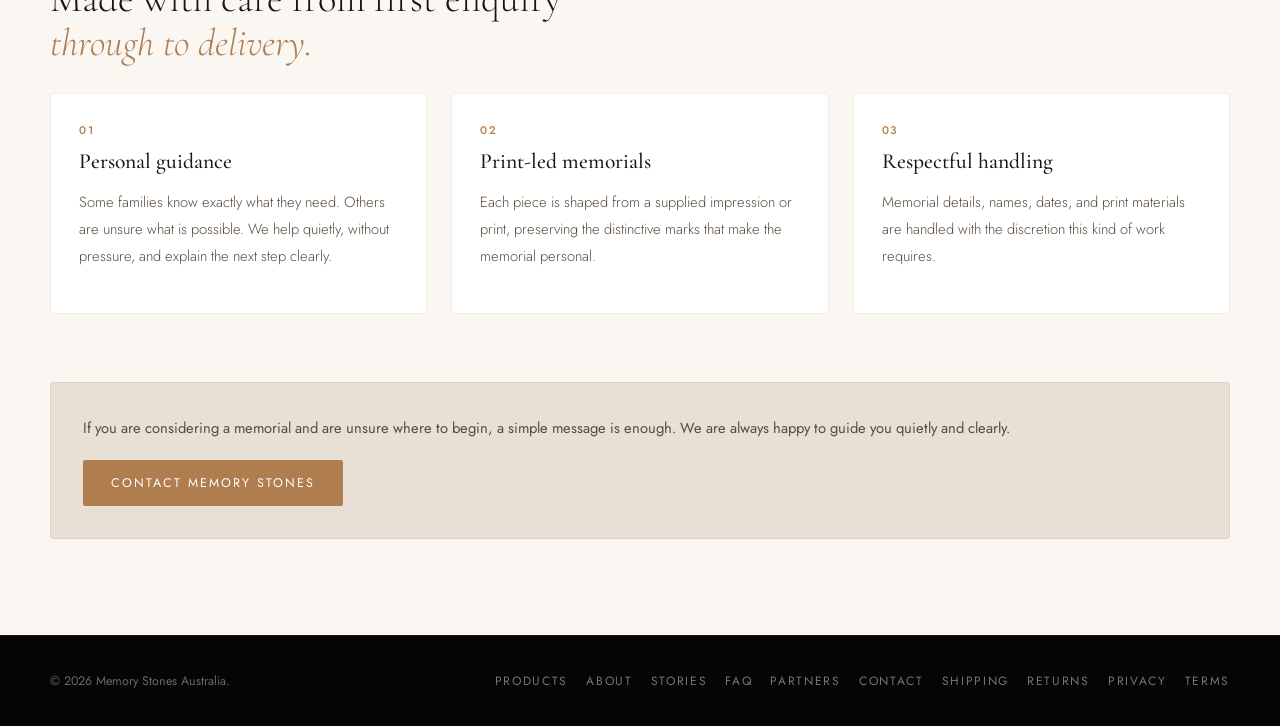
<file: about.html>
<!DOCTYPE html>
<html lang="en">
<head>
<meta charset="UTF-8">
<meta name="viewport" content="width=device-width, initial-scale=1.0">
<title>About Memory Stones</title>
<link rel="preconnect" href="https://fonts.googleapis.com">
<link rel="preconnect" href="https://fonts.gstatic.com" crossorigin>
<link href="https://fonts.googleapis.com/css2?family=Cormorant+Garamond:wght@300;400;500;600&family=Jost:wght@300;400;500&display=swap" rel="stylesheet">
<link rel="stylesheet" href="site.css">
</head>
<body>
<header class="site-header">
  <div class="site-header-inner">
    <a class="brand" href="index.html">
      <svg class="brand-mark" viewBox="0 0 240 55" fill="none" xmlns="http://www.w3.org/2000/svg">
        <defs><linearGradient id="aboutg" x1="0" y1="0" x2="1" y2="1"><stop offset="0%" stop-color="#c9966a"/><stop offset="100%" stop-color="#7a5230"/></linearGradient></defs>
        <ellipse cx="28" cy="30" rx="19" ry="22" stroke="url(#aboutg)" stroke-width="1.8"/>
        <ellipse cx="27" cy="33" rx="7" ry="7.5" stroke="url(#aboutg)" stroke-width="1.6"/>
        <ellipse cx="19" cy="22" rx="3" ry="3.8" stroke="url(#aboutg)" stroke-width="1.4"/>
        <ellipse cx="27" cy="19" rx="3.2" ry="3.6" stroke="url(#aboutg)" stroke-width="1.4"/>
        <ellipse cx="35" cy="22" rx="3" ry="3.5" stroke="url(#aboutg)" stroke-width="1.4"/>
        <text x="56" y="26" font-family="'Cormorant Garamond', serif" font-size="14" font-weight="500" letter-spacing="3.5" fill="url(#aboutg)">MEMORY</text>
        <text x="56" y="45" font-family="'Cormorant Garamond', serif" font-size="14" font-weight="500" letter-spacing="3.5" fill="url(#aboutg)">STONES</text>
      </svg>
    </a>
    <nav>
      <ul class="site-nav">
        <li><a href="index.html">Home</a></li>
        <li><a href="products.html">Products</a></li>
        <li><a href="stories.html">Stories</a></li>
        <li><a href="faq.html">FAQ</a></li>
        <li><a href="partners.html">Partners</a></li>
        <li><a class="nav-cta" href="contact.html">Contact</a></li>
      </ul>
    </nav>
  </div>
</header>

<main class="page-shell">
  <div class="subnav">
    <a href="index.html">Home</a>
    <a href="about.html">About</a>
  </div>

  <section class="hero-panel">
    <div class="hero-copy">
      <div class="eyebrow">About Memory Stones</div>
      <h1 class="page-title">Created for remembrance<br><em>that feels lasting.</em></h1>
      <p class="lead">Memory Stones began from a simple conviction: when someone has been deeply loved, remembrance should not feel generic. In moments of loss, many families long for something they can still hold. We created Memory Stones to offer a memorial that feels grounded, personal, and enduring.</p>
    </div>
    <div class="hero-media">
      <img src="stone_on_bench_.jpeg" alt="Memory Stone displayed on a bench">
    </div>
  </section>

  <section class="section">
    <div class="grid-2">
      <div class="rich-copy">
        <div class="section-tag">Why This Exists</div>
        <h2 class="section-title">A memorial with presence,<br><em>not excess.</em></h2>
        <p>Many memorial products are designed either as decorative objects or standard keepsakes. Memory Stones was created for those seeking something quieter and more substantial: a piece shaped by touch, and made to sit naturally in everyday life.</p>
        <p>That is why each memorial begins with an impression that is recognisably theirs. A paw print. A fingerprint. A handprint. Something intimate, personal, and impossible to mistake for anyone else.</p>
        <p>We work in small numbers and with a careful pace. Our aim is not only to make a beautiful object, but to make the process feel steadier for the people moving through it.</p>
      </div>
      <div class="highlight-panel">
        <div class="section-tag">What Guides The Work</div>
        <h2 class="section-title">Calm, private,<br><em>and well made.</em></h2>
        <ul class="detail-list">
          <li>Stone was chosen for its weight, permanence, and quiet presence in the home.</li>
          <li>Each memorial is individually handcrafted rather than batch produced.</li>
          <li>Families, funeral homes, and veterinary teams are supported with direct communication.</li>
          <li>The 51% Impact pledge reflects a permanent commitment, not a temporary campaign.</li>
        </ul>
      </div>
    </div>
  </section>

  <section class="section">
    <div class="section-intro">
      <div class="section-tag">How We Work</div>
      <h2 class="section-title">Made with care from first enquiry<br><em>through to delivery.</em></h2>
    </div>
    <div class="grid-3">
      <div class="card">
        <div class="micro">01</div>
        <h3 class="card-title">Personal guidance</h3>
        <p class="card-copy">Some families know exactly what they need. Others are unsure what is possible. We help quietly, without pressure, and explain the next step clearly.</p>
      </div>
      <div class="card">
        <div class="micro">02</div>
        <h3 class="card-title">Print-led memorials</h3>
        <p class="card-copy">Each piece is shaped from a supplied impression or print, preserving the distinctive marks that make the memorial personal.</p>
      </div>
      <div class="card">
        <div class="micro">03</div>
        <h3 class="card-title">Respectful handling</h3>
        <p class="card-copy">Memorial details, names, dates, and print materials are handled with the discretion this kind of work requires.</p>
      </div>
    </div>
  </section>

  <section class="cta-band">
    <p>If you are considering a memorial and are unsure where to begin, a simple message is enough. We are always happy to guide you quietly and clearly.</p>
    <a class="btn-primary" href="contact.html">Contact Memory Stones</a>
  </section>
</main>

<footer class="site-footer">
  <div class="site-footer-inner">
    <p>© 2026 Memory Stones Australia.</p>
    <div class="site-footer-links">
      <a href="products.html">Products</a>
      <a href="about.html">About</a>
      <a href="stories.html">Stories</a>
      <a href="faq.html">FAQ</a>
      <a href="partners.html">Partners</a>
      <a href="contact.html">Contact</a>
      <a href="shipping-policy.html">Shipping</a>
      <a href="returns-remake-policy.html">Returns</a>
      <a href="privacy-policy.html">Privacy</a>
      <a href="terms-of-service.html">Terms</a>
    </div>
  </div>
</footer>
</body>
</html>
</file>
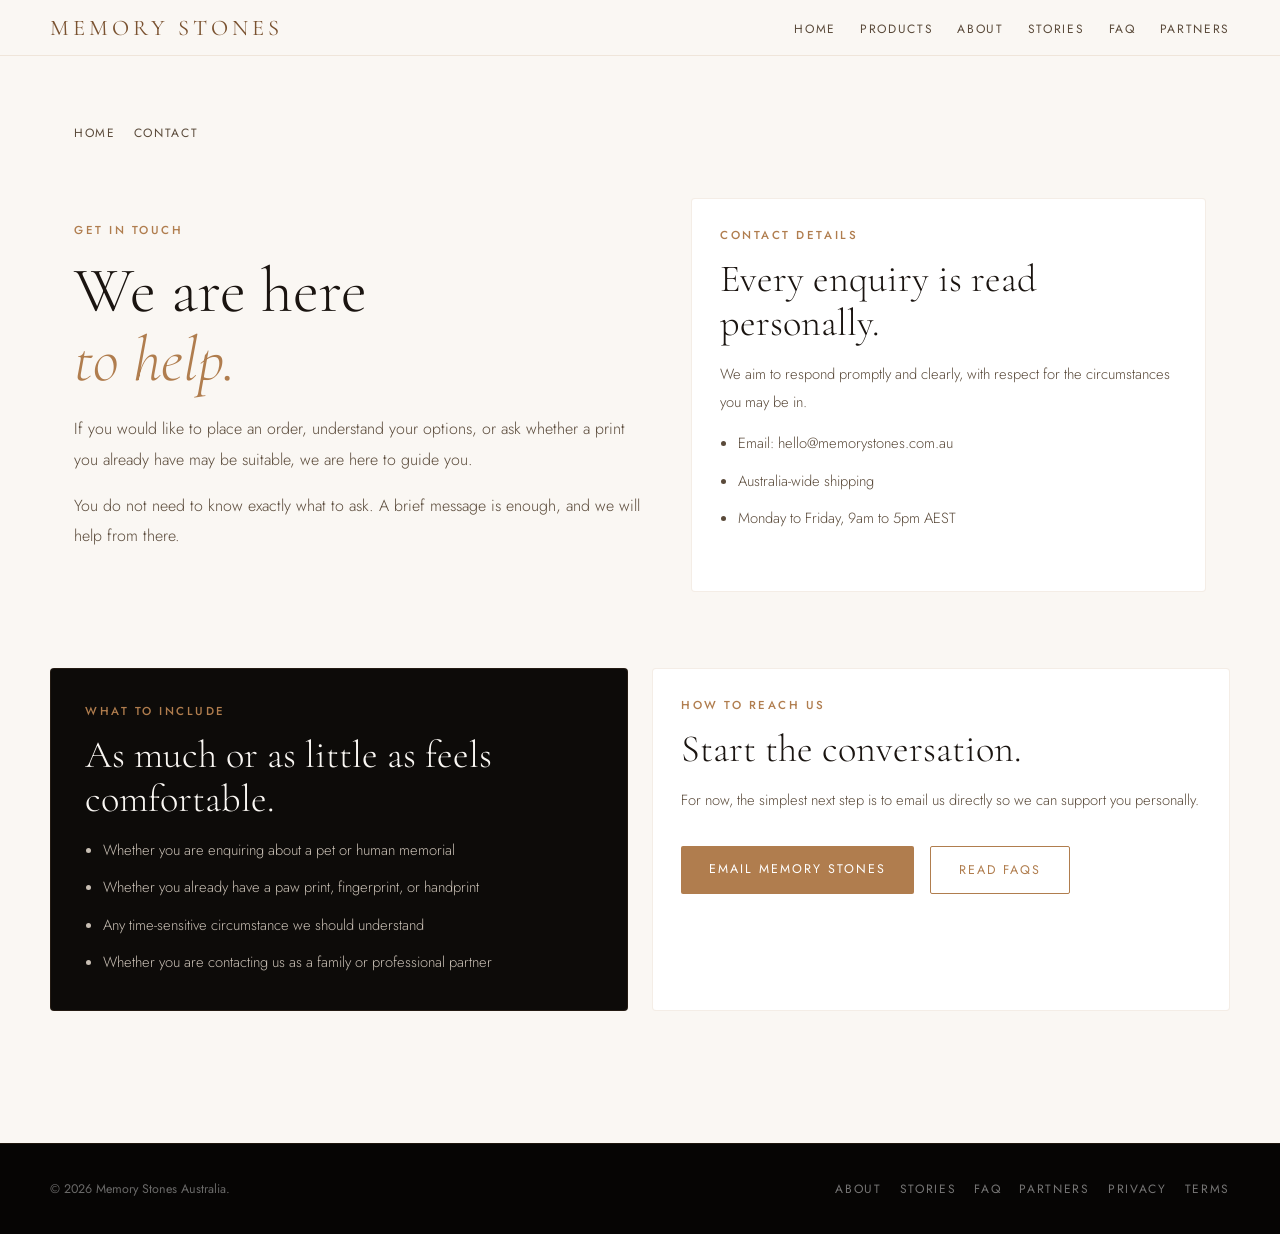
<file: contact.html>
<!DOCTYPE html>
<html lang="en">
<head>
<meta charset="UTF-8">
<meta name="viewport" content="width=device-width, initial-scale=1.0">
<title>Contact | Memory Stones</title>
<link rel="preconnect" href="https://fonts.googleapis.com">
<link rel="preconnect" href="https://fonts.gstatic.com" crossorigin>
<link href="https://fonts.googleapis.com/css2?family=Cormorant+Garamond:wght@300;400;500;600&family=Jost:wght@300;400;500&display=swap" rel="stylesheet">
<link rel="stylesheet" href="site.css">
</head>
<body>
<header class="site-header">
  <div class="site-header-inner">
    <a class="brand" href="index.html"><span style="font-family:'Cormorant Garamond',serif;font-size:1.4rem;letter-spacing:.18em;color:#7a5230;">MEMORY STONES</span></a>
    <nav>
      <ul class="site-nav">
        <li><a href="index.html">Home</a></li>
        <li><a href="products.html">Products</a></li>
        <li><a href="about.html">About</a></li>
        <li><a href="stories.html">Stories</a></li>
        <li><a href="faq.html">FAQ</a></li>
        <li><a href="partners.html">Partners</a></li>
      </ul>
    </nav>
  </div>
</header>

<main class="page-shell">
  <div class="subnav">
    <a href="index.html">Home</a>
    <a href="contact.html">Contact</a>
  </div>

  <section class="hero-panel">
    <div class="hero-copy">
      <div class="eyebrow">Get In Touch</div>
      <h1 class="page-title">We are here<br><em>to help.</em></h1>
      <p class="lead">If you would like to place an order, understand your options, or ask whether a print you already have may be suitable, we are here to guide you.</p>
      <p class="lead">You do not need to know exactly what to ask. A brief message is enough, and we will help from there.</p>
    </div>
    <div class="card">
      <div class="section-tag">Contact Details</div>
      <h2 class="section-title">Every enquiry is read personally.</h2>
      <p class="card-copy">We aim to respond promptly and clearly, with respect for the circumstances you may be in.</p>
      <ul class="detail-list">
        <li>Email: hello@memorystones.com.au</li>
        <li>Australia-wide shipping</li>
        <li>Monday to Friday, 9am to 5pm AEST</li>
      </ul>
    </div>
  </section>

  <section class="section">
    <div class="grid-2">
      <div class="highlight-panel">
        <div class="section-tag">What To Include</div>
        <h2 class="section-title">As much or as little as feels comfortable.</h2>
        <ul class="detail-list">
          <li>Whether you are enquiring about a pet or human memorial</li>
          <li>Whether you already have a paw print, fingerprint, or handprint</li>
          <li>Any time-sensitive circumstance we should understand</li>
          <li>Whether you are contacting us as a family or professional partner</li>
        </ul>
      </div>
      <div class="card">
        <div class="section-tag">How To Reach Us</div>
        <h2 class="section-title">Start the conversation.</h2>
        <p class="card-copy">For now, the simplest next step is to email us directly so we can support you personally.</p>
        <div class="hero-actions">
          <a class="btn-primary" href="mailto:hello@memorystones.com.au">Email Memory Stones</a>
          <a class="btn-secondary" href="faq.html">Read FAQs</a>
        </div>
      </div>
    </div>
  </section>
</main>

<footer class="site-footer">
  <div class="site-footer-inner">
    <p>© 2026 Memory Stones Australia.</p>
    <div class="site-footer-links">
      <a href="about.html">About</a>
      <a href="stories.html">Stories</a>
      <a href="faq.html">FAQ</a>
      <a href="partners.html">Partners</a>
      <a href="privacy-policy.html">Privacy</a>
      <a href="terms-of-service.html">Terms</a>
    </div>
  </div>
</footer>
</body>
</html>
</file>
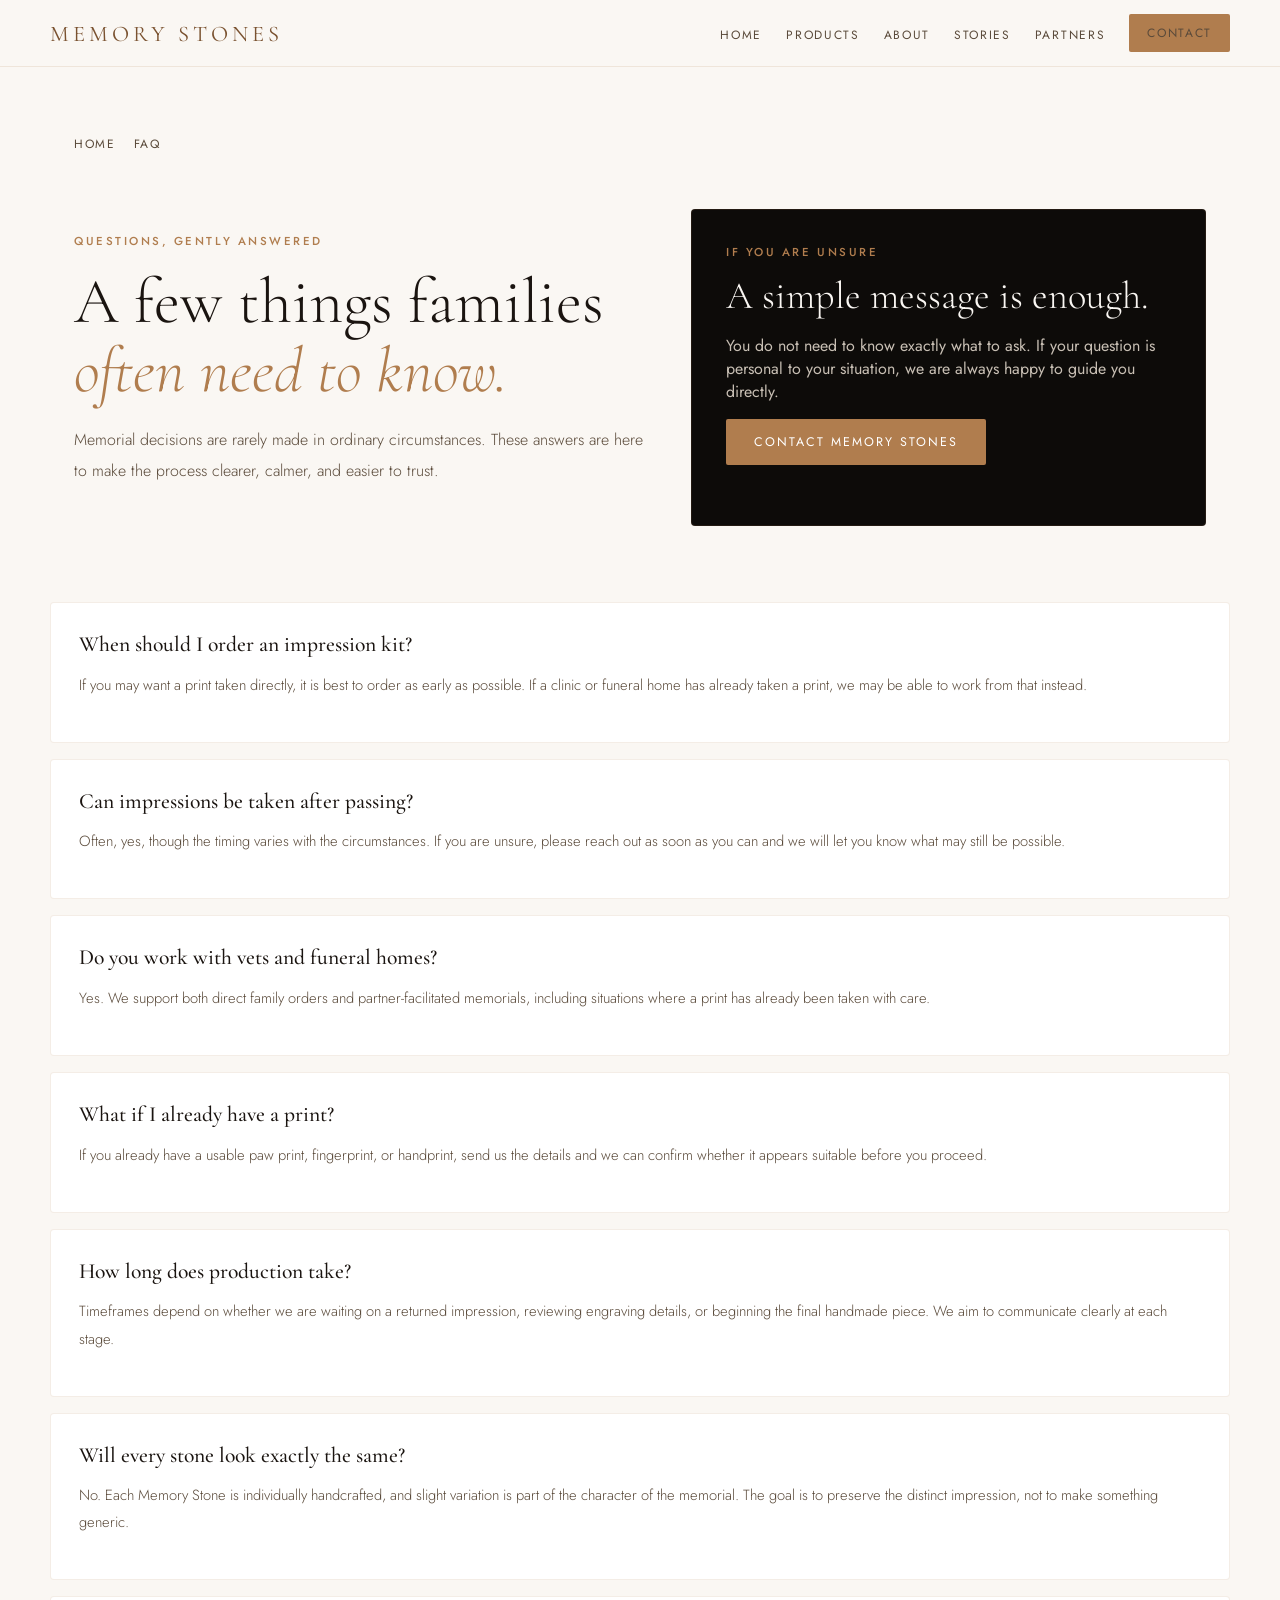
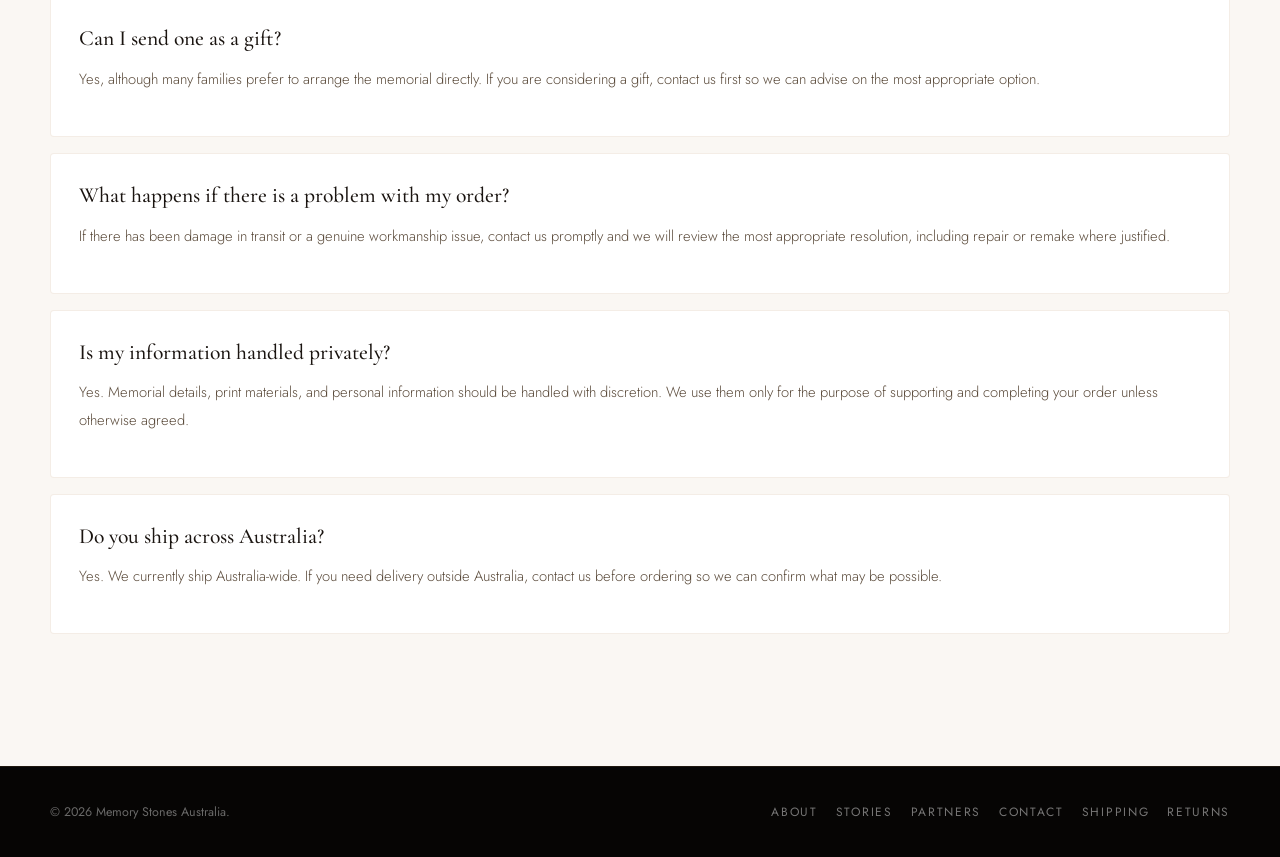
<file: faq.html>
<!DOCTYPE html>
<html lang="en">
<head>
<meta charset="UTF-8">
<meta name="viewport" content="width=device-width, initial-scale=1.0">
<title>FAQ | Memory Stones</title>
<link rel="preconnect" href="https://fonts.googleapis.com">
<link rel="preconnect" href="https://fonts.gstatic.com" crossorigin>
<link href="https://fonts.googleapis.com/css2?family=Cormorant+Garamond:wght@300;400;500;600&family=Jost:wght@300;400;500&display=swap" rel="stylesheet">
<link rel="stylesheet" href="site.css">
</head>
<body>
<header class="site-header">
  <div class="site-header-inner">
    <a class="brand" href="index.html"><span style="font-family:'Cormorant Garamond',serif;font-size:1.4rem;letter-spacing:.18em;color:#7a5230;">MEMORY STONES</span></a>
    <nav>
      <ul class="site-nav">
        <li><a href="index.html">Home</a></li>
        <li><a href="products.html">Products</a></li>
        <li><a href="about.html">About</a></li>
        <li><a href="stories.html">Stories</a></li>
        <li><a href="partners.html">Partners</a></li>
        <li><a class="nav-cta" href="contact.html">Contact</a></li>
      </ul>
    </nav>
  </div>
</header>

<main class="page-shell">
  <div class="subnav">
    <a href="index.html">Home</a>
    <a href="faq.html">FAQ</a>
  </div>

  <section class="hero-panel">
    <div class="hero-copy">
      <div class="eyebrow">Questions, Gently Answered</div>
      <h1 class="page-title">A few things families<br><em>often need to know.</em></h1>
      <p class="lead">Memorial decisions are rarely made in ordinary circumstances. These answers are here to make the process clearer, calmer, and easier to trust.</p>
    </div>
    <div class="highlight-panel">
      <div class="section-tag">If You Are Unsure</div>
      <h2 class="section-title">A simple message is enough.</h2>
      <p>You do not need to know exactly what to ask. If your question is personal to your situation, we are always happy to guide you directly.</p>
      <a class="btn-primary" href="contact.html">Contact Memory Stones</a>
    </div>
  </section>

  <section class="section">
    <div class="faq-list">
      <div class="faq-item"><h3 class="faq-question">When should I order an impression kit?</h3><p class="faq-answer">If you may want a print taken directly, it is best to order as early as possible. If a clinic or funeral home has already taken a print, we may be able to work from that instead.</p></div>
      <div class="faq-item"><h3 class="faq-question">Can impressions be taken after passing?</h3><p class="faq-answer">Often, yes, though the timing varies with the circumstances. If you are unsure, please reach out as soon as you can and we will let you know what may still be possible.</p></div>
      <div class="faq-item"><h3 class="faq-question">Do you work with vets and funeral homes?</h3><p class="faq-answer">Yes. We support both direct family orders and partner-facilitated memorials, including situations where a print has already been taken with care.</p></div>
      <div class="faq-item"><h3 class="faq-question">What if I already have a print?</h3><p class="faq-answer">If you already have a usable paw print, fingerprint, or handprint, send us the details and we can confirm whether it appears suitable before you proceed.</p></div>
      <div class="faq-item"><h3 class="faq-question">How long does production take?</h3><p class="faq-answer">Timeframes depend on whether we are waiting on a returned impression, reviewing engraving details, or beginning the final handmade piece. We aim to communicate clearly at each stage.</p></div>
      <div class="faq-item"><h3 class="faq-question">Will every stone look exactly the same?</h3><p class="faq-answer">No. Each Memory Stone is individually handcrafted, and slight variation is part of the character of the memorial. The goal is to preserve the distinct impression, not to make something generic.</p></div>
      <div class="faq-item"><h3 class="faq-question">Can I send one as a gift?</h3><p class="faq-answer">Yes, although many families prefer to arrange the memorial directly. If you are considering a gift, contact us first so we can advise on the most appropriate option.</p></div>
      <div class="faq-item"><h3 class="faq-question">What happens if there is a problem with my order?</h3><p class="faq-answer">If there has been damage in transit or a genuine workmanship issue, contact us promptly and we will review the most appropriate resolution, including repair or remake where justified.</p></div>
      <div class="faq-item"><h3 class="faq-question">Is my information handled privately?</h3><p class="faq-answer">Yes. Memorial details, print materials, and personal information should be handled with discretion. We use them only for the purpose of supporting and completing your order unless otherwise agreed.</p></div>
      <div class="faq-item"><h3 class="faq-question">Do you ship across Australia?</h3><p class="faq-answer">Yes. We currently ship Australia-wide. If you need delivery outside Australia, contact us before ordering so we can confirm what may be possible.</p></div>
    </div>
  </section>
</main>

<footer class="site-footer">
  <div class="site-footer-inner">
    <p>© 2026 Memory Stones Australia.</p>
    <div class="site-footer-links">
      <a href="about.html">About</a>
      <a href="stories.html">Stories</a>
      <a href="partners.html">Partners</a>
      <a href="contact.html">Contact</a>
      <a href="shipping-policy.html">Shipping</a>
      <a href="returns-remake-policy.html">Returns</a>
    </div>
  </div>
</footer>
</body>
</html>
</file>
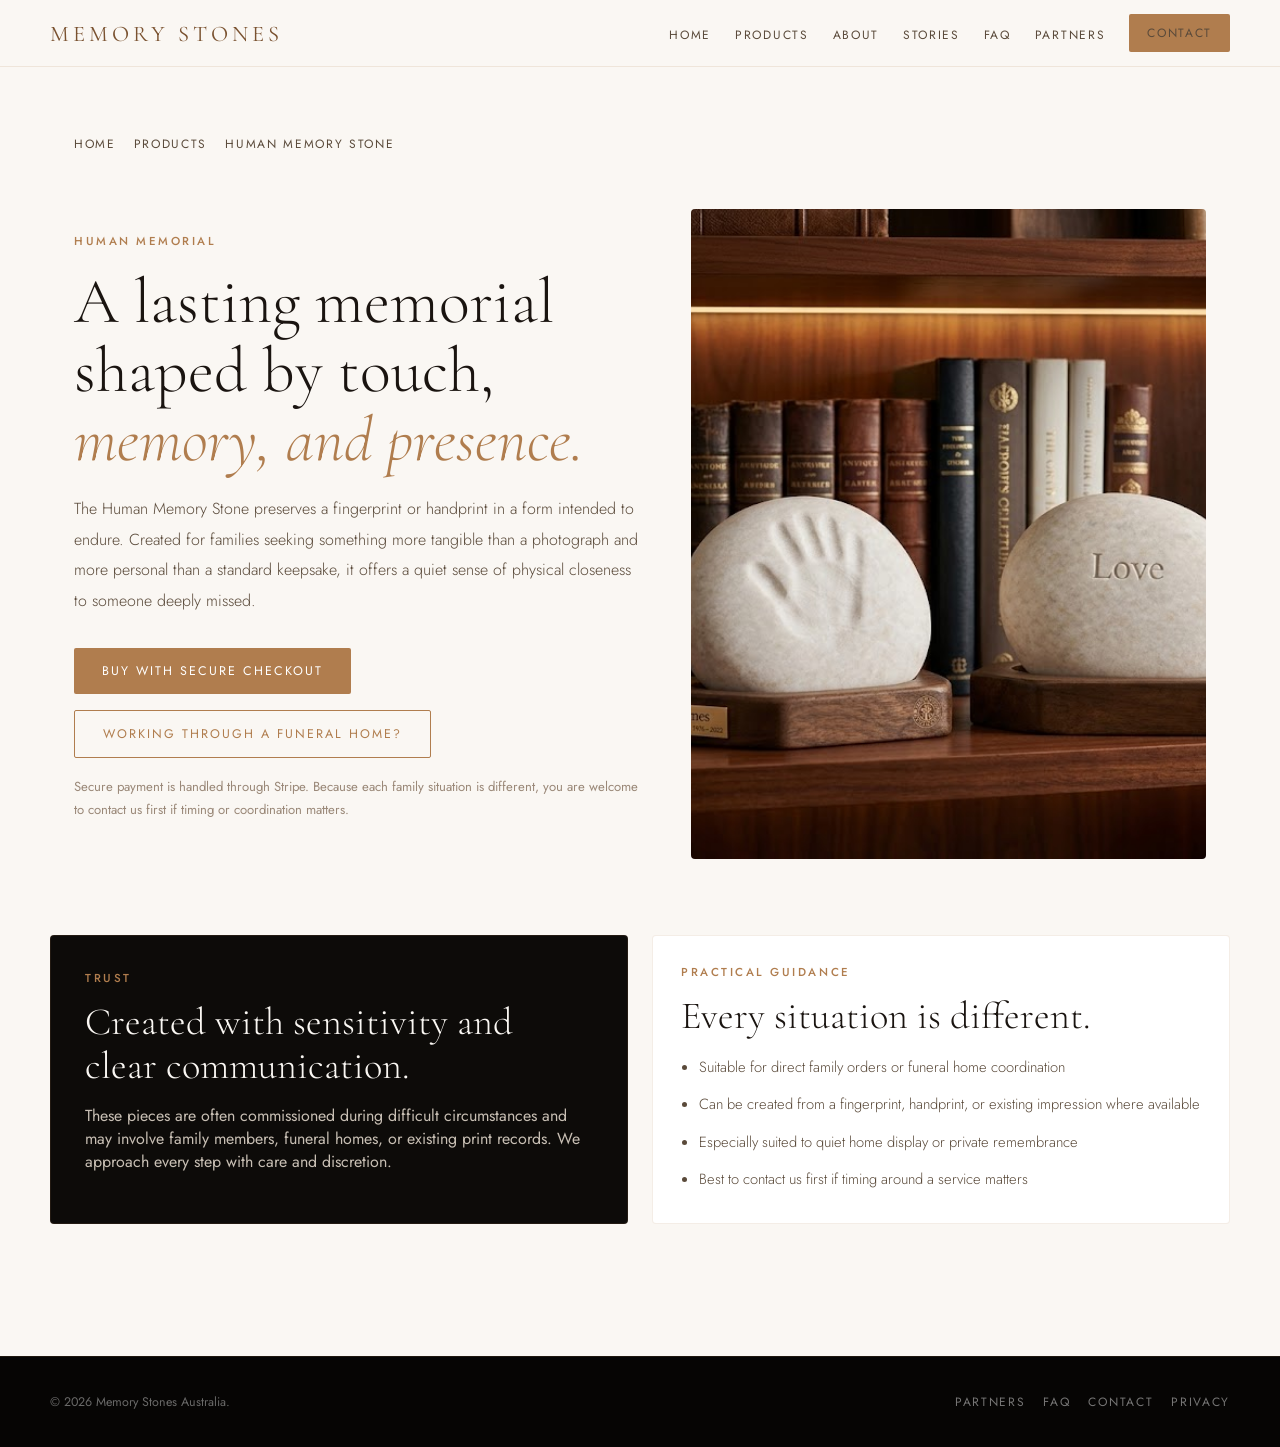
<file: human-memory-stone.html>
<!DOCTYPE html>
<html lang="en">
<head>
<meta charset="UTF-8">
<meta name="viewport" content="width=device-width, initial-scale=1.0">
<title>Human Memory Stone | Memory Stones</title>
<link rel="preconnect" href="https://fonts.googleapis.com">
<link rel="preconnect" href="https://fonts.gstatic.com" crossorigin>
<link href="https://fonts.googleapis.com/css2?family=Cormorant+Garamond:wght@300;400;500;600&family=Jost:wght@300;400;500&display=swap" rel="stylesheet">
<link rel="stylesheet" href="site.css">
</head>
<body>
<header class="site-header">
  <div class="site-header-inner">
    <a class="brand" href="index.html"><span style="font-family:'Cormorant Garamond',serif;font-size:1.4rem;letter-spacing:.18em;color:#7a5230;">MEMORY STONES</span></a>
    <nav>
      <ul class="site-nav">
        <li><a href="index.html">Home</a></li>
        <li><a href="products.html">Products</a></li>
        <li><a href="about.html">About</a></li>
        <li><a href="stories.html">Stories</a></li>
        <li><a href="faq.html">FAQ</a></li>
        <li><a href="partners.html">Partners</a></li>
        <li><a class="nav-cta" href="contact.html">Contact</a></li>
      </ul>
    </nav>
  </div>
</header>

<main class="page-shell">
  <div class="subnav">
    <a href="index.html">Home</a>
    <a href="products.html">Products</a>
    <a href="human-memory-stone.html">Human Memory Stone</a>
  </div>

  <section class="hero-panel">
    <div class="hero-copy">
      <div class="eyebrow">Human Memorial</div>
      <h1 class="page-title">A lasting memorial shaped by touch,<br><em>memory, and presence.</em></h1>
      <p class="lead">The Human Memory Stone preserves a fingerprint or handprint in a form intended to endure. Created for families seeking something more tangible than a photograph and more personal than a standard keepsake, it offers a quiet sense of physical closeness to someone deeply missed.</p>
      <div class="hero-actions">
        <a class="btn-primary" id="buy-human-memory-stone" href="contact.html">Buy With Secure Checkout</a>
        <a class="btn-secondary" href="partners.html">Working Through A Funeral Home?</a>
      </div>
      <p class="helper-note">Secure payment is handled through Stripe. Because each family situation is different, you are welcome to contact us first if timing or coordination matters.</p>
    </div>
    <div class="hero-media">
      <img src="stones_on_shelf.jpeg" alt="Human Memory Stones on a shelf">
    </div>
  </section>

  <section class="section">
    <div class="grid-2">
      <div class="highlight-panel">
        <div class="section-tag">Trust</div>
        <h2 class="section-title">Created with sensitivity and clear communication.</h2>
        <p>These pieces are often commissioned during difficult circumstances and may involve family members, funeral homes, or existing print records. We approach every step with care and discretion.</p>
      </div>
      <div class="card">
        <div class="section-tag">Practical Guidance</div>
        <h2 class="section-title">Every situation is different.</h2>
        <ul class="detail-list">
          <li>Suitable for direct family orders or funeral home coordination</li>
          <li>Can be created from a fingerprint, handprint, or existing impression where available</li>
          <li>Especially suited to quiet home display or private remembrance</li>
          <li>Best to contact us first if timing around a service matters</li>
        </ul>
      </div>
    </div>
  </section>
</main>

<footer class="site-footer">
  <div class="site-footer-inner">
    <p>© 2026 Memory Stones Australia.</p>
    <div class="site-footer-links">
      <a href="partners.html">Partners</a>
      <a href="faq.html">FAQ</a>
      <a href="contact.html">Contact</a>
      <a href="privacy-policy.html">Privacy</a>
    </div>
  </div>
</footer>
<script src="stripe-links.js"></script>
</body>
</html>
</file>
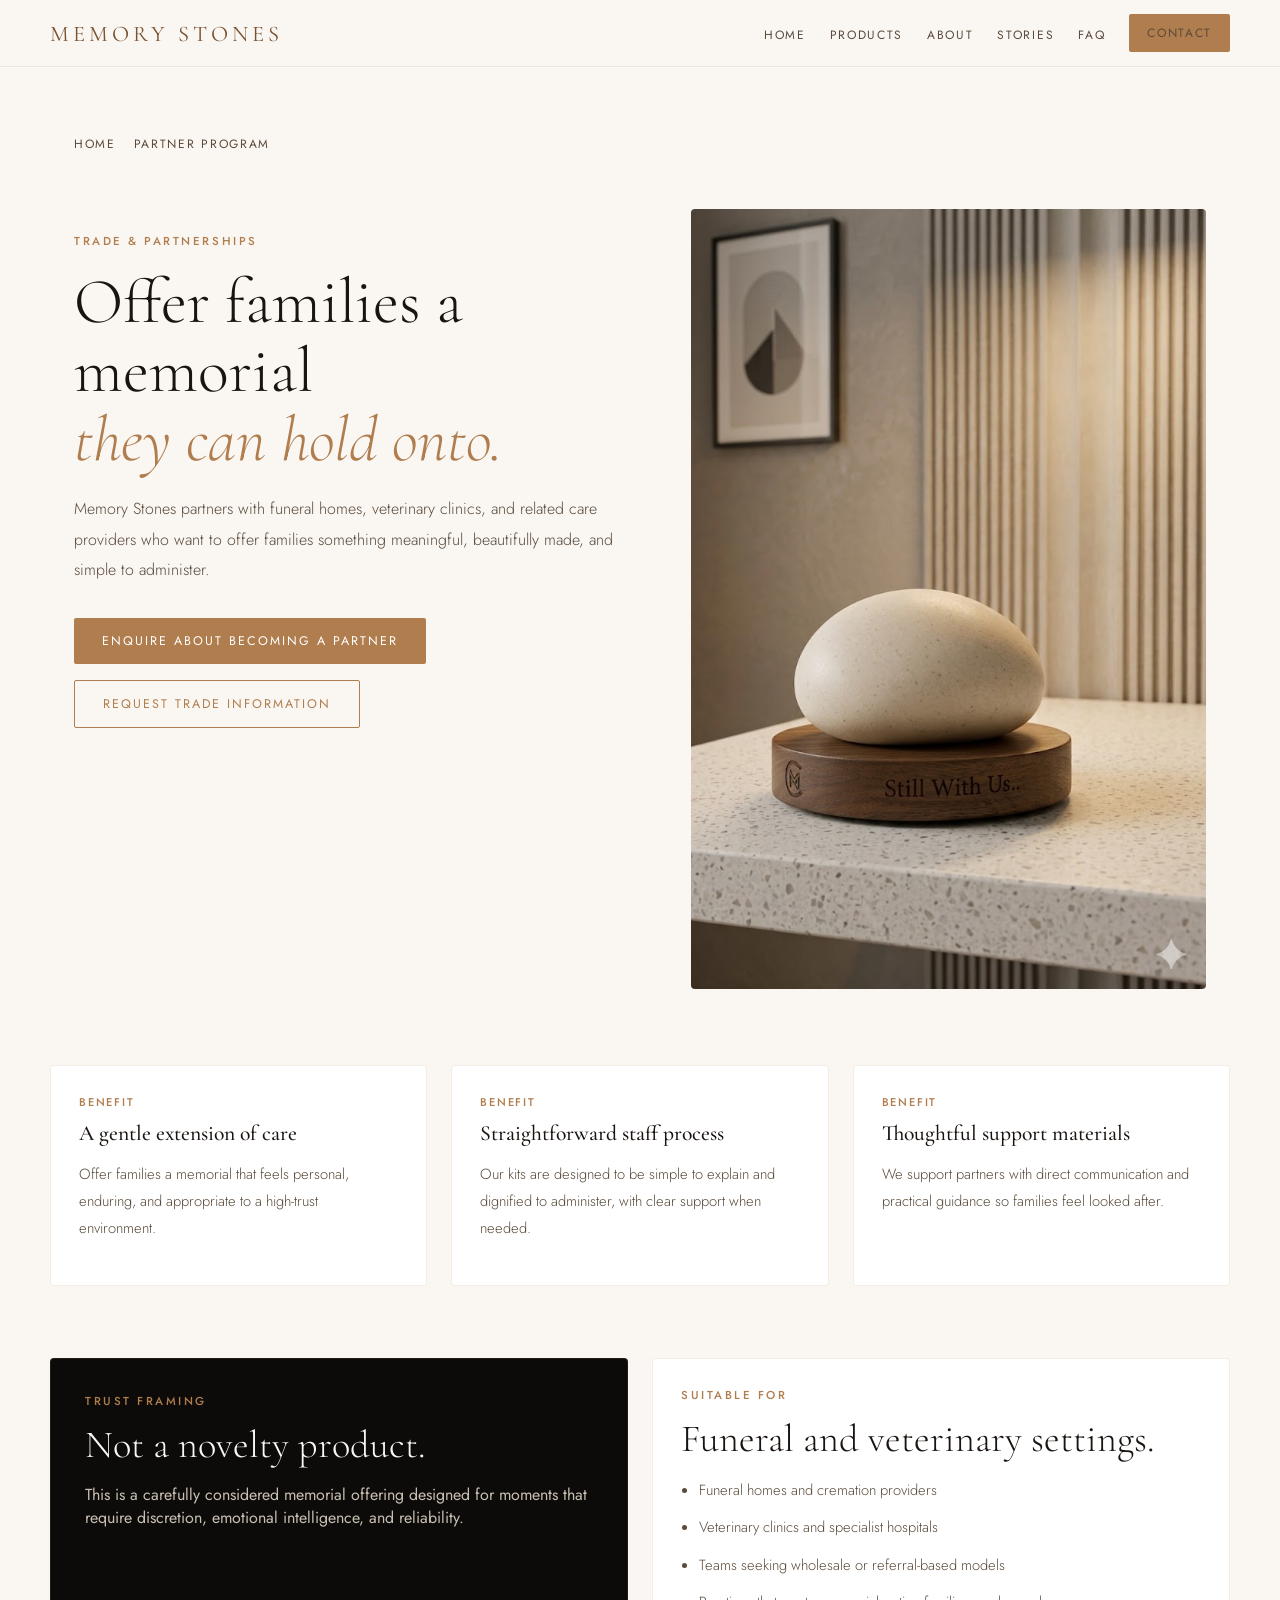
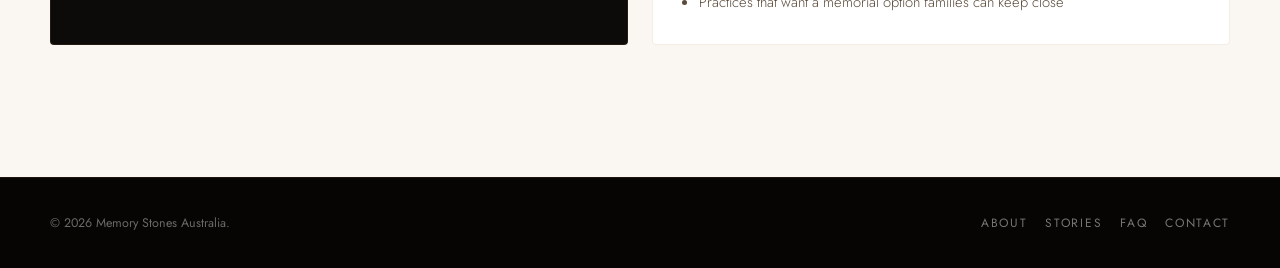
<file: partners.html>
<!DOCTYPE html>
<html lang="en">
<head>
<meta charset="UTF-8">
<meta name="viewport" content="width=device-width, initial-scale=1.0">
<title>Partner Program | Memory Stones</title>
<link rel="preconnect" href="https://fonts.googleapis.com">
<link rel="preconnect" href="https://fonts.gstatic.com" crossorigin>
<link href="https://fonts.googleapis.com/css2?family=Cormorant+Garamond:wght@300;400;500;600&family=Jost:wght@300;400;500&display=swap" rel="stylesheet">
<link rel="stylesheet" href="site.css">
</head>
<body>
<header class="site-header">
  <div class="site-header-inner">
    <a class="brand" href="index.html"><span style="font-family:'Cormorant Garamond',serif;font-size:1.4rem;letter-spacing:.18em;color:#7a5230;">MEMORY STONES</span></a>
    <nav>
      <ul class="site-nav">
        <li><a href="index.html">Home</a></li>
        <li><a href="products.html">Products</a></li>
        <li><a href="about.html">About</a></li>
        <li><a href="stories.html">Stories</a></li>
        <li><a href="faq.html">FAQ</a></li>
        <li><a class="nav-cta" href="contact.html">Contact</a></li>
      </ul>
    </nav>
  </div>
</header>

<main class="page-shell">
  <div class="subnav">
    <a href="index.html">Home</a>
    <a href="partners.html">Partner Program</a>
  </div>

  <section class="hero-panel">
    <div class="hero-copy">
      <div class="eyebrow">Trade & Partnerships</div>
      <h1 class="page-title">Offer families a memorial<br><em>they can hold onto.</em></h1>
      <p class="lead">Memory Stones partners with funeral homes, veterinary clinics, and related care providers who want to offer families something meaningful, beautifully made, and simple to administer.</p>
      <div class="hero-actions">
        <a class="btn-primary" href="contact.html">Enquire About Becoming A Partner</a>
        <a class="btn-secondary" href="contact.html">Request Trade Information</a>
      </div>
    </div>
    <div class="hero-media">
      <img src="stone_on_bench_.jpeg" alt="Memory Stone displayed outdoors">
    </div>
  </section>

  <section class="section">
    <div class="grid-3">
      <div class="card">
        <div class="micro">Benefit</div>
        <h3 class="card-title">A gentle extension of care</h3>
        <p class="card-copy">Offer families a memorial that feels personal, enduring, and appropriate to a high-trust environment.</p>
      </div>
      <div class="card">
        <div class="micro">Benefit</div>
        <h3 class="card-title">Straightforward staff process</h3>
        <p class="card-copy">Our kits are designed to be simple to explain and dignified to administer, with clear support when needed.</p>
      </div>
      <div class="card">
        <div class="micro">Benefit</div>
        <h3 class="card-title">Thoughtful support materials</h3>
        <p class="card-copy">We support partners with direct communication and practical guidance so families feel looked after.</p>
      </div>
    </div>
  </section>

  <section class="section">
    <div class="grid-2">
      <div class="highlight-panel">
        <div class="section-tag">Trust Framing</div>
        <h2 class="section-title">Not a novelty product.</h2>
        <p>This is a carefully considered memorial offering designed for moments that require discretion, emotional intelligence, and reliability.</p>
      </div>
      <div class="card">
        <div class="section-tag">Suitable For</div>
        <h2 class="section-title">Funeral and veterinary settings.</h2>
        <ul class="detail-list">
          <li>Funeral homes and cremation providers</li>
          <li>Veterinary clinics and specialist hospitals</li>
          <li>Teams seeking wholesale or referral-based models</li>
          <li>Practices that want a memorial option families can keep close</li>
        </ul>
      </div>
    </div>
  </section>
</main>

<footer class="site-footer">
  <div class="site-footer-inner">
    <p>© 2026 Memory Stones Australia.</p>
    <div class="site-footer-links">
      <a href="about.html">About</a>
      <a href="stories.html">Stories</a>
      <a href="faq.html">FAQ</a>
      <a href="contact.html">Contact</a>
    </div>
  </div>
</footer>
</body>
</html>
</file>
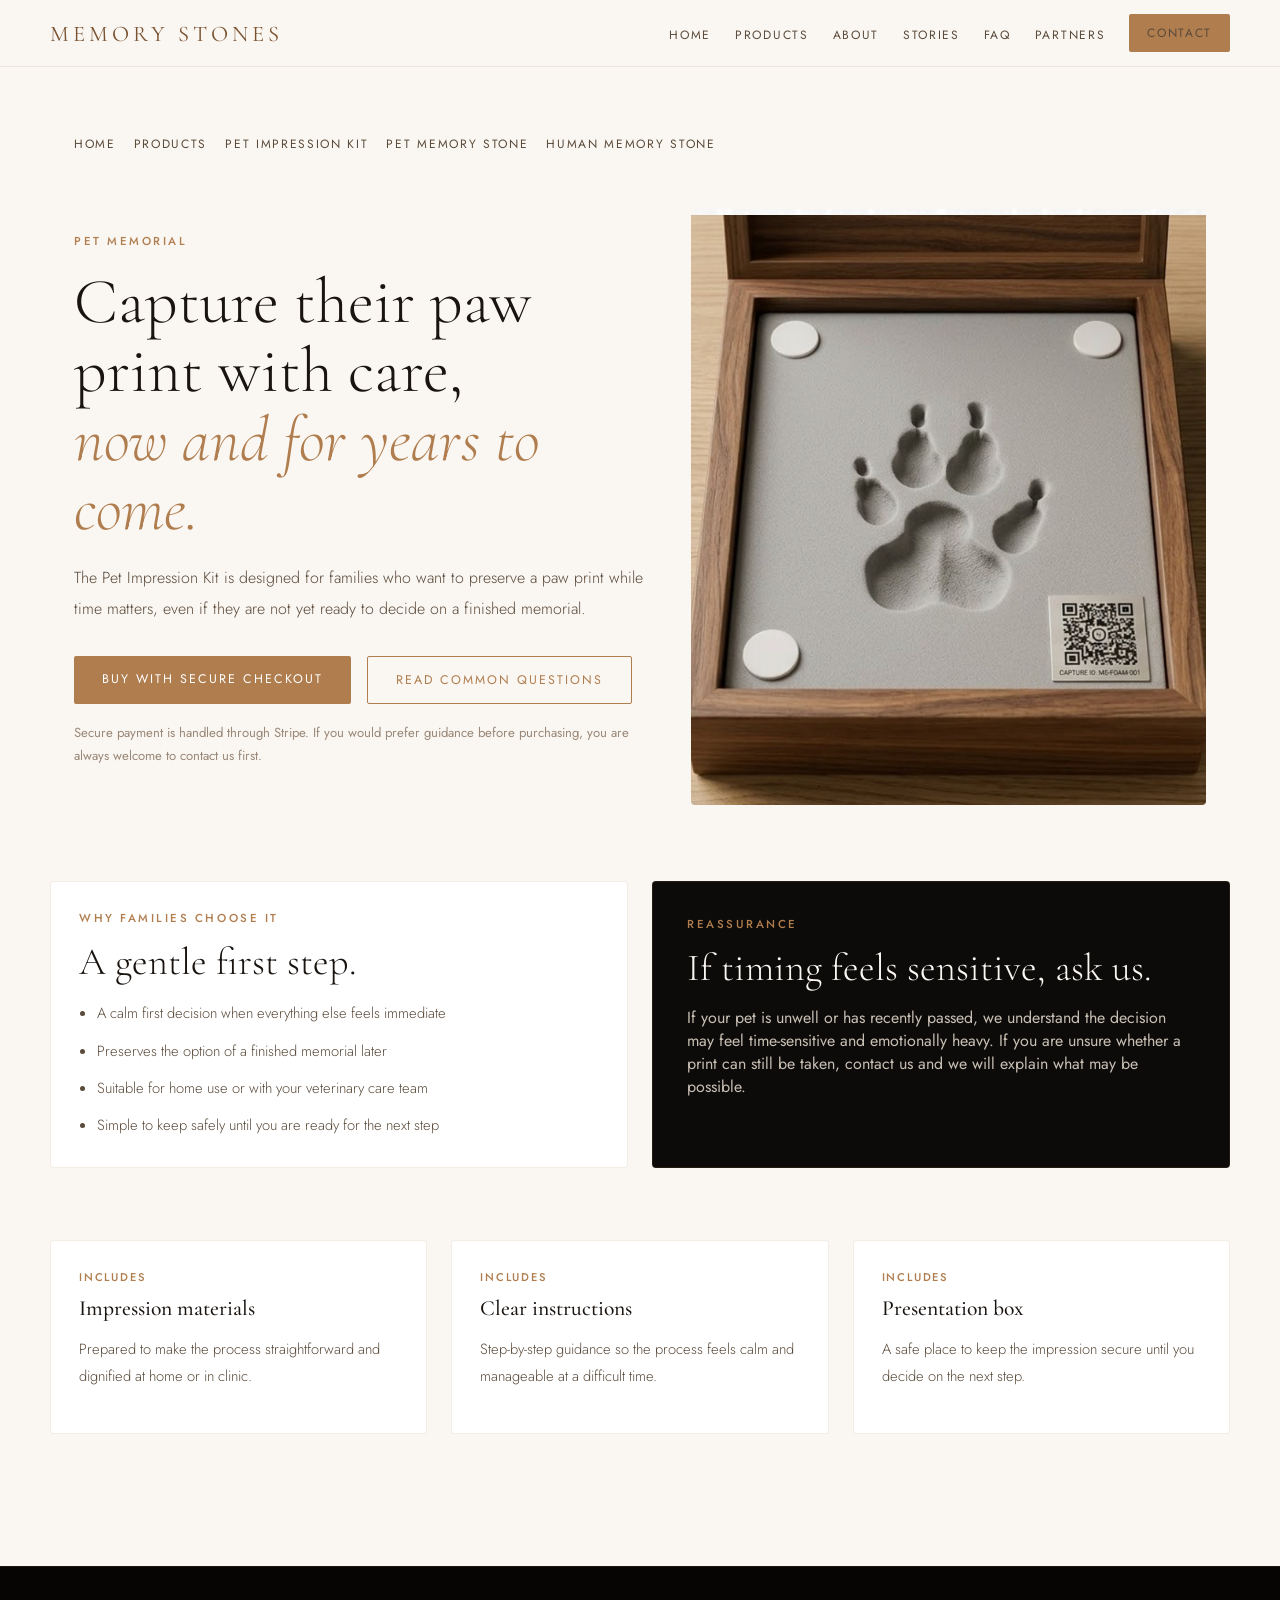
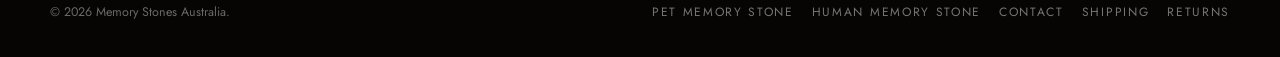
<file: pet-impression-kit.html>
<!DOCTYPE html>
<html lang="en">
<head>
<meta charset="UTF-8">
<meta name="viewport" content="width=device-width, initial-scale=1.0">
<title>Pet Impression Kit | Memory Stones</title>
<link rel="preconnect" href="https://fonts.googleapis.com">
<link rel="preconnect" href="https://fonts.gstatic.com" crossorigin>
<link href="https://fonts.googleapis.com/css2?family=Cormorant+Garamond:wght@300;400;500;600&family=Jost:wght@300;400;500&display=swap" rel="stylesheet">
<link rel="stylesheet" href="site.css">
</head>
<body>
<header class="site-header">
  <div class="site-header-inner">
    <a class="brand" href="index.html"><span style="font-family:'Cormorant Garamond',serif;font-size:1.4rem;letter-spacing:.18em;color:#7a5230;">MEMORY STONES</span></a>
    <nav>
      <ul class="site-nav">
        <li><a href="index.html">Home</a></li>
        <li><a href="products.html">Products</a></li>
        <li><a href="about.html">About</a></li>
        <li><a href="stories.html">Stories</a></li>
        <li><a href="faq.html">FAQ</a></li>
        <li><a href="partners.html">Partners</a></li>
        <li><a class="nav-cta" href="contact.html">Contact</a></li>
      </ul>
    </nav>
  </div>
</header>

<main class="page-shell">
  <div class="subnav">
    <a href="index.html">Home</a>
    <a href="products.html">Products</a>
    <a href="pet-impression-kit.html">Pet Impression Kit</a>
    <a href="pet-memory-stone.html">Pet Memory Stone</a>
    <a href="human-memory-stone.html">Human Memory Stone</a>
  </div>

  <section class="hero-panel">
    <div class="hero-copy">
      <div class="eyebrow">Pet Memorial</div>
      <h1 class="page-title">Capture their paw print with care,<br><em>now and for years to come.</em></h1>
      <p class="lead">The Pet Impression Kit is designed for families who want to preserve a paw print while time matters, even if they are not yet ready to decide on a finished memorial.</p>
      <div class="hero-actions">
        <a class="btn-primary" id="buy-pet-impression-kit" href="contact.html">Buy With Secure Checkout</a>
        <a class="btn-secondary" href="faq.html">Read Common Questions</a>
      </div>
      <p class="helper-note">Secure payment is handled through Stripe. If you would prefer guidance before purchasing, you are always welcome to contact us first.</p>
    </div>
    <div class="hero-media">
      <img src="kit_image.png" alt="Pet Impression Kit">
    </div>
  </section>

  <section class="section">
    <div class="grid-2">
      <div class="card">
        <div class="section-tag">Why Families Choose It</div>
        <h2 class="section-title">A gentle first step.</h2>
        <ul class="detail-list">
          <li>A calm first decision when everything else feels immediate</li>
          <li>Preserves the option of a finished memorial later</li>
          <li>Suitable for home use or with your veterinary care team</li>
          <li>Simple to keep safely until you are ready for the next step</li>
        </ul>
      </div>
      <div class="highlight-panel">
        <div class="section-tag">Reassurance</div>
        <h2 class="section-title">If timing feels sensitive, ask us.</h2>
        <p>If your pet is unwell or has recently passed, we understand the decision may feel time-sensitive and emotionally heavy. If you are unsure whether a print can still be taken, contact us and we will explain what may be possible.</p>
      </div>
    </div>
  </section>

  <section class="section">
    <div class="grid-3">
      <div class="spec-card">
        <div class="micro">Includes</div>
        <h3 class="spec-title">Impression materials</h3>
        <p class="card-copy">Prepared to make the process straightforward and dignified at home or in clinic.</p>
      </div>
      <div class="spec-card">
        <div class="micro">Includes</div>
        <h3 class="spec-title">Clear instructions</h3>
        <p class="card-copy">Step-by-step guidance so the process feels calm and manageable at a difficult time.</p>
      </div>
      <div class="spec-card">
        <div class="micro">Includes</div>
        <h3 class="spec-title">Presentation box</h3>
        <p class="card-copy">A safe place to keep the impression secure until you decide on the next step.</p>
      </div>
    </div>
  </section>
</main>

<footer class="site-footer">
  <div class="site-footer-inner">
    <p>© 2026 Memory Stones Australia.</p>
    <div class="site-footer-links">
      <a href="pet-memory-stone.html">Pet Memory Stone</a>
      <a href="human-memory-stone.html">Human Memory Stone</a>
      <a href="contact.html">Contact</a>
      <a href="shipping-policy.html">Shipping</a>
      <a href="returns-remake-policy.html">Returns</a>
    </div>
  </div>
</footer>
<script src="stripe-links.js"></script>
</body>
</html>
</file>
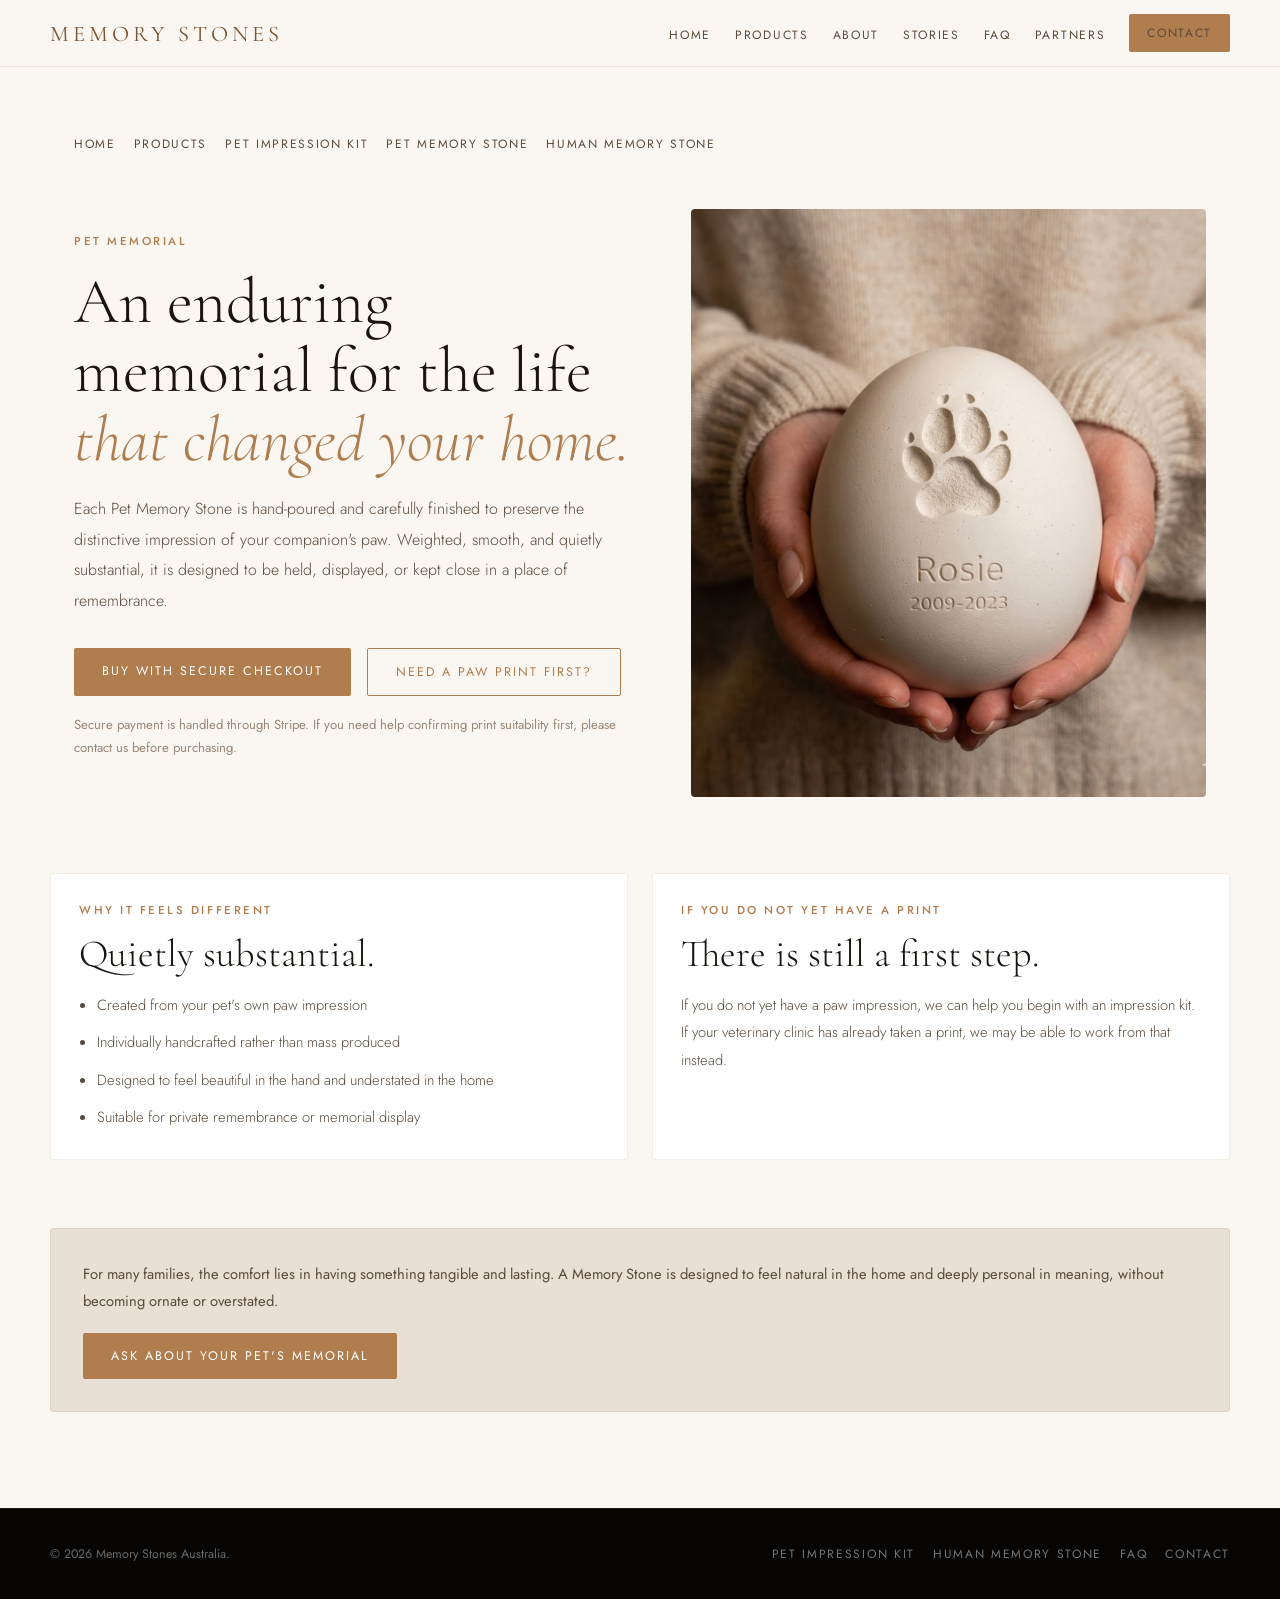
<file: pet-memory-stone.html>
<!DOCTYPE html>
<html lang="en">
<head>
<meta charset="UTF-8">
<meta name="viewport" content="width=device-width, initial-scale=1.0">
<title>Pet Memory Stone | Memory Stones</title>
<link rel="preconnect" href="https://fonts.googleapis.com">
<link rel="preconnect" href="https://fonts.gstatic.com" crossorigin>
<link href="https://fonts.googleapis.com/css2?family=Cormorant+Garamond:wght@300;400;500;600&family=Jost:wght@300;400;500&display=swap" rel="stylesheet">
<link rel="stylesheet" href="site.css">
</head>
<body>
<header class="site-header">
  <div class="site-header-inner">
    <a class="brand" href="index.html"><span style="font-family:'Cormorant Garamond',serif;font-size:1.4rem;letter-spacing:.18em;color:#7a5230;">MEMORY STONES</span></a>
    <nav>
      <ul class="site-nav">
        <li><a href="index.html">Home</a></li>
        <li><a href="products.html">Products</a></li>
        <li><a href="about.html">About</a></li>
        <li><a href="stories.html">Stories</a></li>
        <li><a href="faq.html">FAQ</a></li>
        <li><a href="partners.html">Partners</a></li>
        <li><a class="nav-cta" href="contact.html">Contact</a></li>
      </ul>
    </nav>
  </div>
</header>

<main class="page-shell">
  <div class="subnav">
    <a href="index.html">Home</a>
    <a href="products.html">Products</a>
    <a href="pet-impression-kit.html">Pet Impression Kit</a>
    <a href="pet-memory-stone.html">Pet Memory Stone</a>
    <a href="human-memory-stone.html">Human Memory Stone</a>
  </div>

  <section class="hero-panel">
    <div class="hero-copy">
      <div class="eyebrow">Pet Memorial</div>
      <h1 class="page-title">An enduring memorial for the life<br><em>that changed your home.</em></h1>
      <p class="lead">Each Pet Memory Stone is hand-poured and carefully finished to preserve the distinctive impression of your companion's paw. Weighted, smooth, and quietly substantial, it is designed to be held, displayed, or kept close in a place of remembrance.</p>
      <div class="hero-actions">
        <a class="btn-primary" id="buy-pet-memory-stone" href="contact.html">Buy With Secure Checkout</a>
        <a class="btn-secondary" href="pet-impression-kit.html">Need A Paw Print First?</a>
      </div>
      <p class="helper-note">Secure payment is handled through Stripe. If you need help confirming print suitability first, please contact us before purchasing.</p>
    </div>
    <div class="hero-media">
      <img src="lady_holding_stone_.jpeg" alt="Pet Memory Stone held in hand">
    </div>
  </section>

  <section class="section">
    <div class="grid-2">
      <div class="card">
        <div class="section-tag">Why It Feels Different</div>
        <h2 class="section-title">Quietly substantial.</h2>
        <ul class="detail-list">
          <li>Created from your pet's own paw impression</li>
          <li>Individually handcrafted rather than mass produced</li>
          <li>Designed to feel beautiful in the hand and understated in the home</li>
          <li>Suitable for private remembrance or memorial display</li>
        </ul>
      </div>
      <div class="card">
        <div class="section-tag">If You Do Not Yet Have A Print</div>
        <h2 class="section-title">There is still a first step.</h2>
        <p class="card-copy">If you do not yet have a paw impression, we can help you begin with an impression kit. If your veterinary clinic has already taken a print, we may be able to work from that instead.</p>
      </div>
    </div>
  </section>

  <section class="cta-band">
    <p>For many families, the comfort lies in having something tangible and lasting. A Memory Stone is designed to feel natural in the home and deeply personal in meaning, without becoming ornate or overstated.</p>
    <a class="btn-primary" href="contact.html">Ask About Your Pet's Memorial</a>
  </section>
</main>

<footer class="site-footer">
  <div class="site-footer-inner">
    <p>© 2026 Memory Stones Australia.</p>
    <div class="site-footer-links">
      <a href="pet-impression-kit.html">Pet Impression Kit</a>
      <a href="human-memory-stone.html">Human Memory Stone</a>
      <a href="faq.html">FAQ</a>
      <a href="contact.html">Contact</a>
    </div>
  </div>
</footer>
<script src="stripe-links.js"></script>
</body>
</html>
</file>
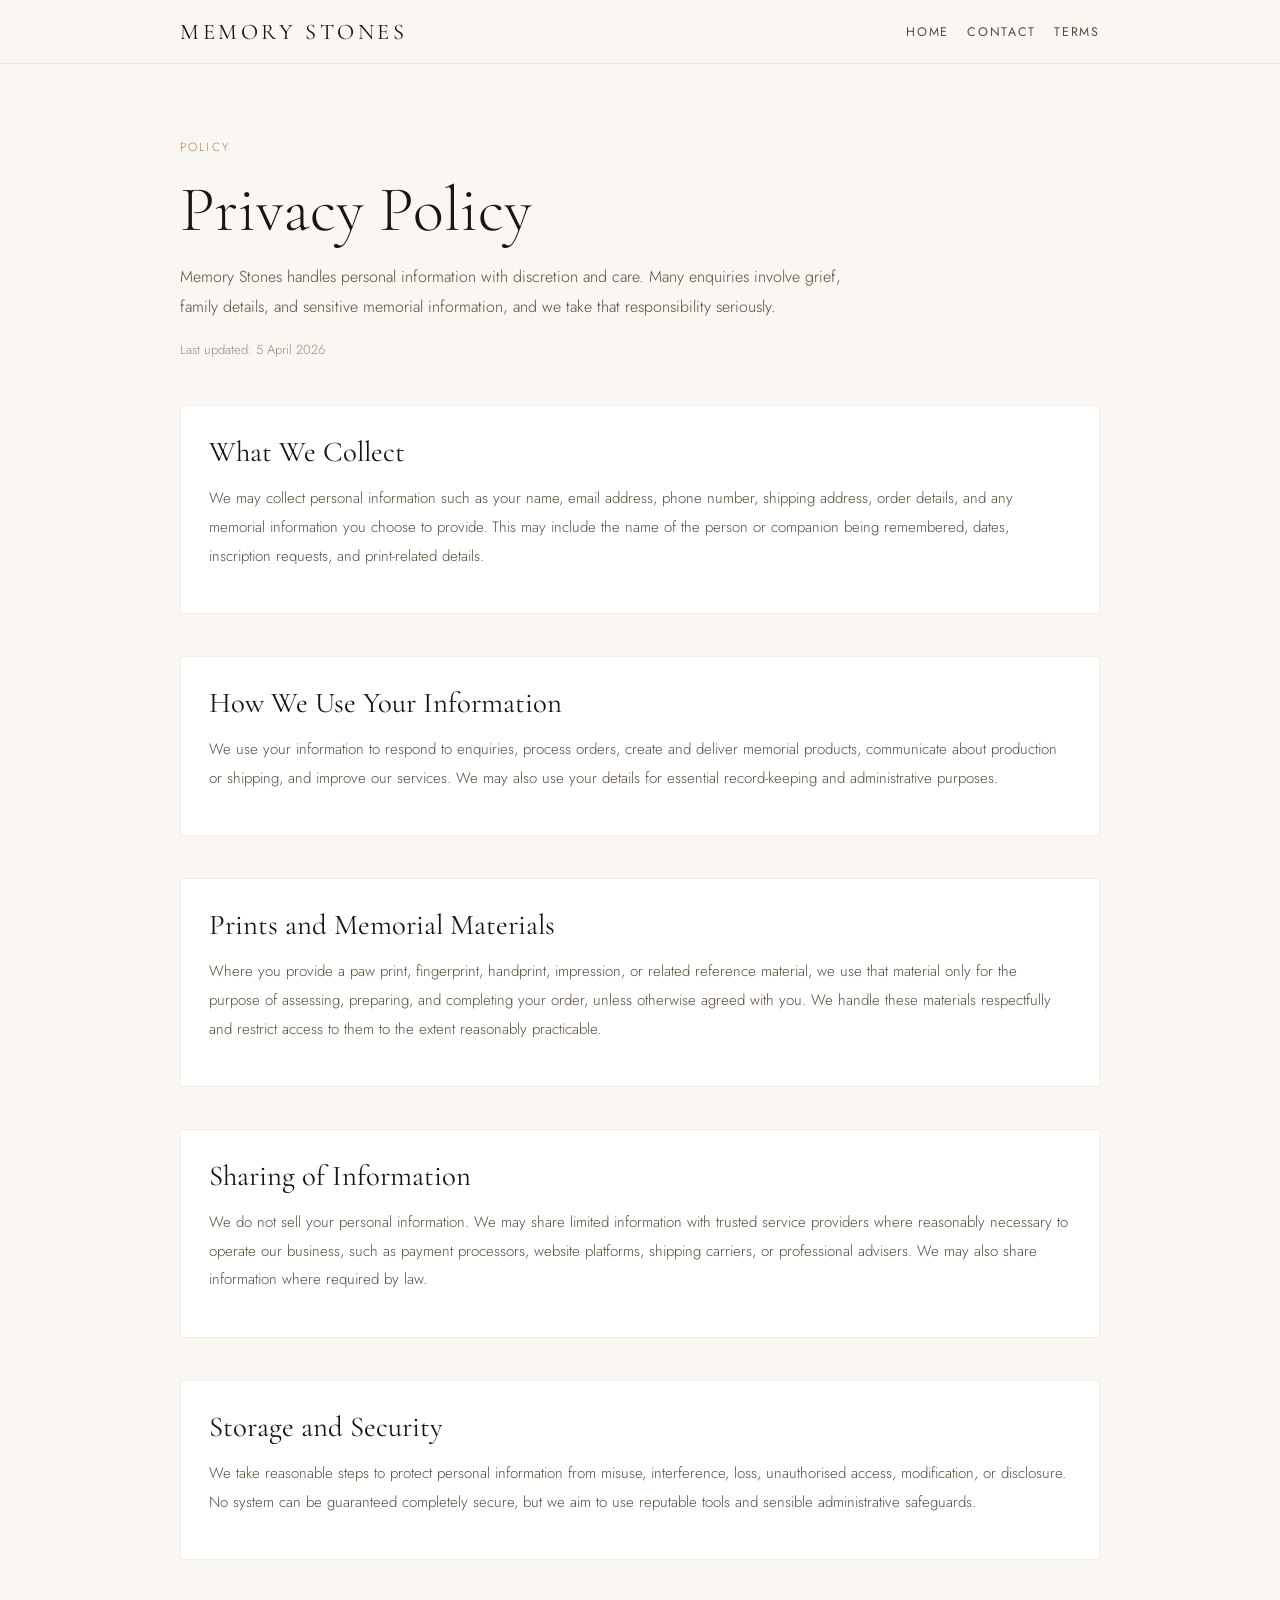
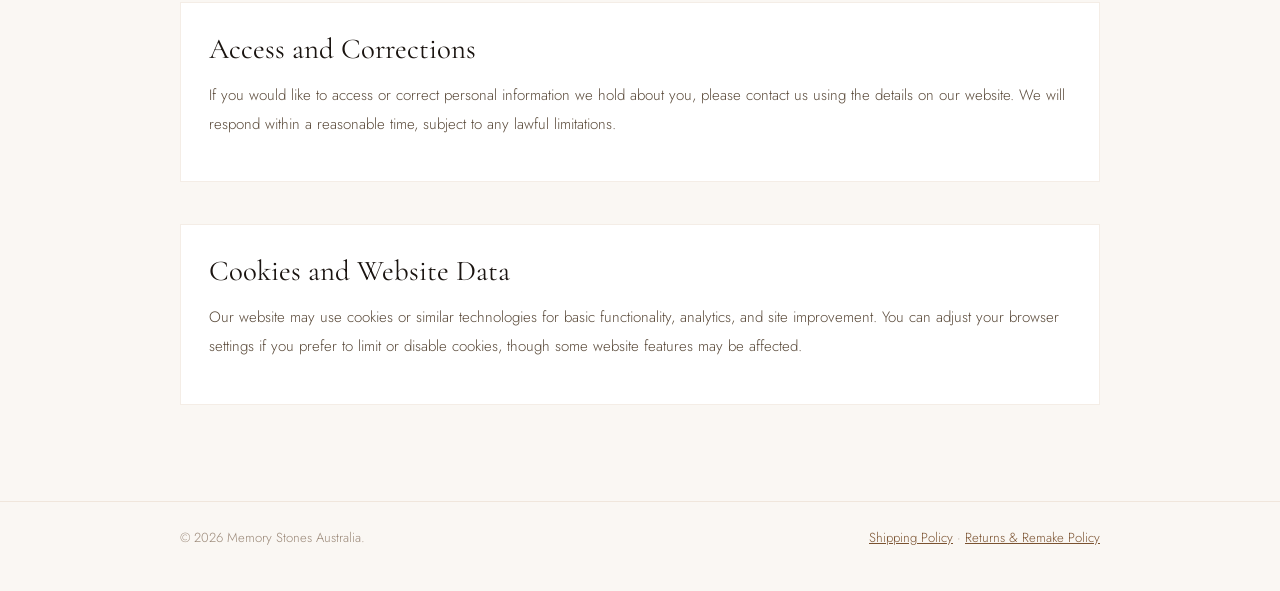
<file: privacy-policy.html>
<!DOCTYPE html>
<html lang="en">
<head>
<meta charset="UTF-8">
<meta name="viewport" content="width=device-width, initial-scale=1.0">
<title>Privacy Policy | Memory Stones</title>
<link rel="preconnect" href="https://fonts.googleapis.com">
<link rel="preconnect" href="https://fonts.gstatic.com" crossorigin>
<link href="https://fonts.googleapis.com/css2?family=Cormorant+Garamond:wght@300;400;500&family=Jost:wght@300;400;500&display=swap" rel="stylesheet">
<link rel="stylesheet" href="legal.css">
</head>
<body>
<header class="page-header">
  <div class="page-header-inner">
    <a class="brand" href="index.html">Memory Stones</a>
    <nav class="page-nav">
      <a href="index.html">Home</a>
      <a href="contact.html">Contact</a>
      <a href="terms-of-service.html">Terms</a>
    </nav>
  </div>
</header>
<main class="policy-page">
  <p class="eyebrow">Policy</p>
  <h1>Privacy Policy</h1>
  <p class="lead">Memory Stones handles personal information with discretion and care. Many enquiries involve grief, family details, and sensitive memorial information, and we take that responsibility seriously.</p>
  <p class="meta">Last updated: 5 April 2026</p>

  <section>
    <h2>What We Collect</h2>
    <p>We may collect personal information such as your name, email address, phone number, shipping address, order details, and any memorial information you choose to provide. This may include the name of the person or companion being remembered, dates, inscription requests, and print-related details.</p>
  </section>

  <section>
    <h2>How We Use Your Information</h2>
    <p>We use your information to respond to enquiries, process orders, create and deliver memorial products, communicate about production or shipping, and improve our services. We may also use your details for essential record-keeping and administrative purposes.</p>
  </section>

  <section>
    <h2>Prints and Memorial Materials</h2>
    <p>Where you provide a paw print, fingerprint, handprint, impression, or related reference material, we use that material only for the purpose of assessing, preparing, and completing your order, unless otherwise agreed with you. We handle these materials respectfully and restrict access to them to the extent reasonably practicable.</p>
  </section>

  <section>
    <h2>Sharing of Information</h2>
    <p>We do not sell your personal information. We may share limited information with trusted service providers where reasonably necessary to operate our business, such as payment processors, website platforms, shipping carriers, or professional advisers. We may also share information where required by law.</p>
  </section>

  <section>
    <h2>Storage and Security</h2>
    <p>We take reasonable steps to protect personal information from misuse, interference, loss, unauthorised access, modification, or disclosure. No system can be guaranteed completely secure, but we aim to use reputable tools and sensible administrative safeguards.</p>
  </section>

  <section>
    <h2>Access and Corrections</h2>
    <p>If you would like to access or correct personal information we hold about you, please contact us using the details on our website. We will respond within a reasonable time, subject to any lawful limitations.</p>
  </section>

  <section>
    <h2>Cookies and Website Data</h2>
    <p>Our website may use cookies or similar technologies for basic functionality, analytics, and site improvement. You can adjust your browser settings if you prefer to limit or disable cookies, though some website features may be affected.</p>
  </section>
</main>
<footer class="page-footer">
  <div class="page-footer-inner">
    <p>© 2026 Memory Stones Australia.</p>
    <p><a href="shipping-policy.html">Shipping Policy</a> · <a href="returns-remake-policy.html">Returns & Remake Policy</a></p>
  </div>
</footer>
</body>
</html>
</file>
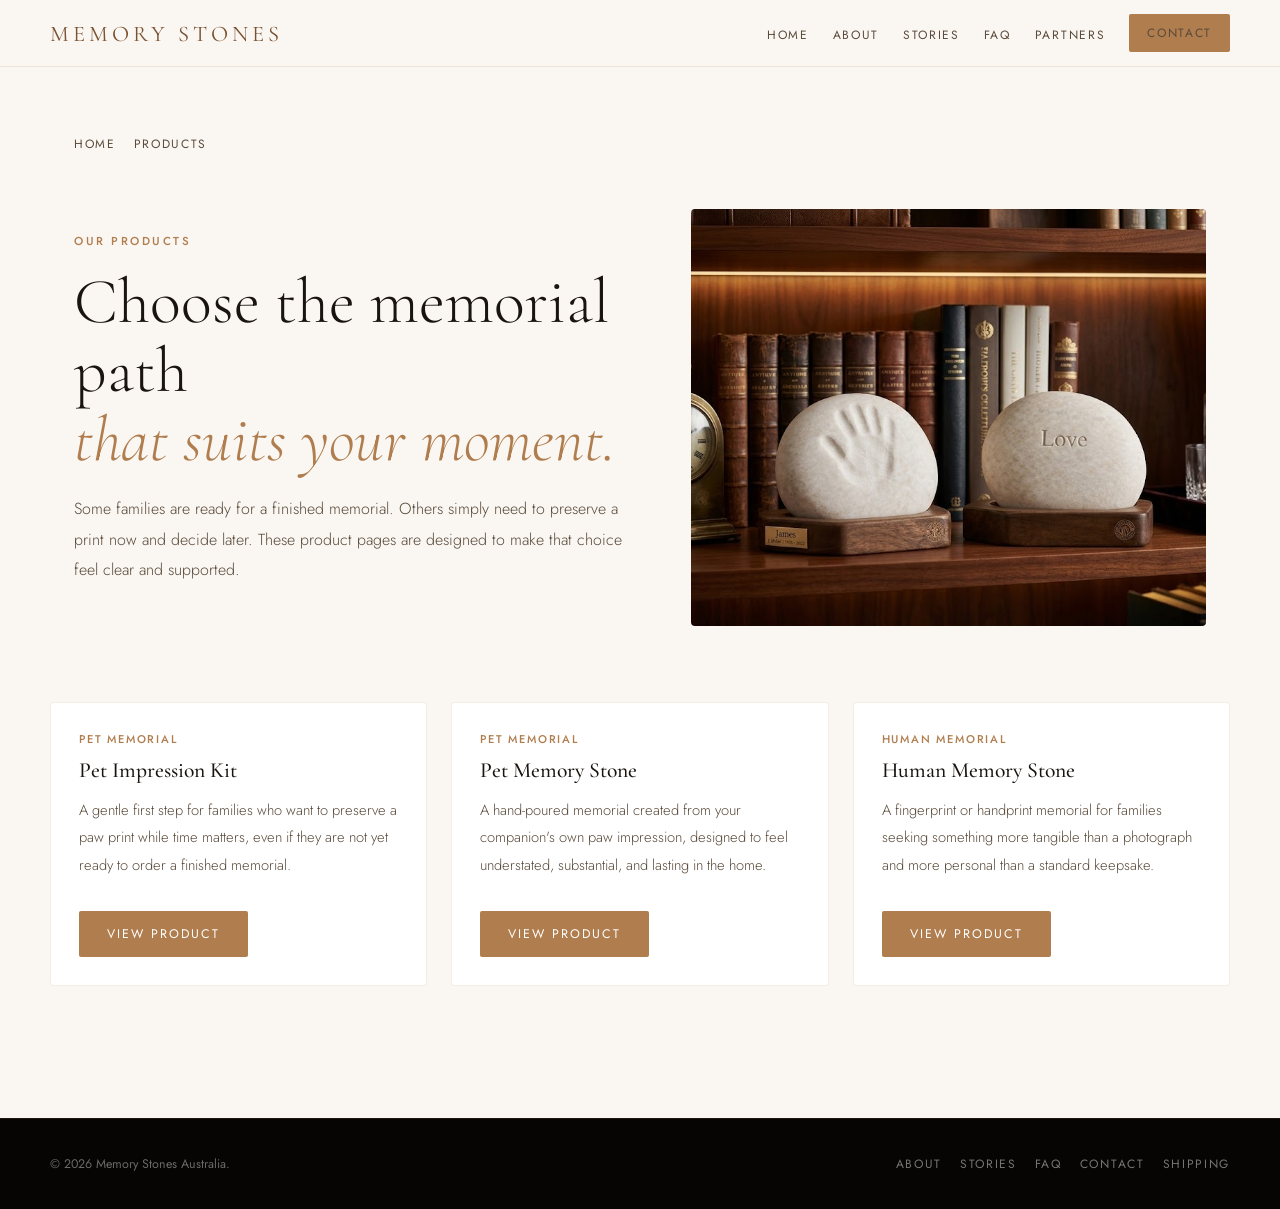
<file: products.html>
<!DOCTYPE html>
<html lang="en">
<head>
<meta charset="UTF-8">
<meta name="viewport" content="width=device-width, initial-scale=1.0">
<title>Products | Memory Stones</title>
<link rel="preconnect" href="https://fonts.googleapis.com">
<link rel="preconnect" href="https://fonts.gstatic.com" crossorigin>
<link href="https://fonts.googleapis.com/css2?family=Cormorant+Garamond:wght@300;400;500;600&family=Jost:wght@300;400;500&display=swap" rel="stylesheet">
<link rel="stylesheet" href="site.css">
</head>
<body>
<header class="site-header">
  <div class="site-header-inner">
    <a class="brand" href="index.html"><span style="font-family:'Cormorant Garamond',serif;font-size:1.4rem;letter-spacing:.18em;color:#7a5230;">MEMORY STONES</span></a>
    <nav>
      <ul class="site-nav">
        <li><a href="index.html">Home</a></li>
        <li><a href="about.html">About</a></li>
        <li><a href="stories.html">Stories</a></li>
        <li><a href="faq.html">FAQ</a></li>
        <li><a href="partners.html">Partners</a></li>
        <li><a class="nav-cta" href="contact.html">Contact</a></li>
      </ul>
    </nav>
  </div>
</header>

<main class="page-shell">
  <div class="subnav">
    <a href="index.html">Home</a>
    <a href="products.html">Products</a>
  </div>

  <section class="hero-panel">
    <div class="hero-copy">
      <div class="eyebrow">Our Products</div>
      <h1 class="page-title">Choose the memorial path<br><em>that suits your moment.</em></h1>
      <p class="lead">Some families are ready for a finished memorial. Others simply need to preserve a print now and decide later. These product pages are designed to make that choice feel clear and supported.</p>
    </div>
    <div class="hero-media">
      <img src="stones_on_shelf.jpeg" alt="Memory Stones on display">
    </div>
  </section>

  <section class="section">
    <div class="grid-3">
      <div class="card">
        <div class="micro">Pet Memorial</div>
        <h2 class="card-title">Pet Impression Kit</h2>
        <p class="card-copy">A gentle first step for families who want to preserve a paw print while time matters, even if they are not yet ready to order a finished memorial.</p>
        <div class="hero-actions">
          <a class="btn-primary" href="pet-impression-kit.html">View Product</a>
        </div>
      </div>
      <div class="card">
        <div class="micro">Pet Memorial</div>
        <h2 class="card-title">Pet Memory Stone</h2>
        <p class="card-copy">A hand-poured memorial created from your companion's own paw impression, designed to feel understated, substantial, and lasting in the home.</p>
        <div class="hero-actions">
          <a class="btn-primary" href="pet-memory-stone.html">View Product</a>
        </div>
      </div>
      <div class="card">
        <div class="micro">Human Memorial</div>
        <h2 class="card-title">Human Memory Stone</h2>
        <p class="card-copy">A fingerprint or handprint memorial for families seeking something more tangible than a photograph and more personal than a standard keepsake.</p>
        <div class="hero-actions">
          <a class="btn-primary" href="human-memory-stone.html">View Product</a>
        </div>
      </div>
    </div>
  </section>
</main>

<footer class="site-footer">
  <div class="site-footer-inner">
    <p>© 2026 Memory Stones Australia.</p>
    <div class="site-footer-links">
      <a href="about.html">About</a>
      <a href="stories.html">Stories</a>
      <a href="faq.html">FAQ</a>
      <a href="contact.html">Contact</a>
      <a href="shipping-policy.html">Shipping</a>
    </div>
  </div>
</footer>
</body>
</html>
</file>
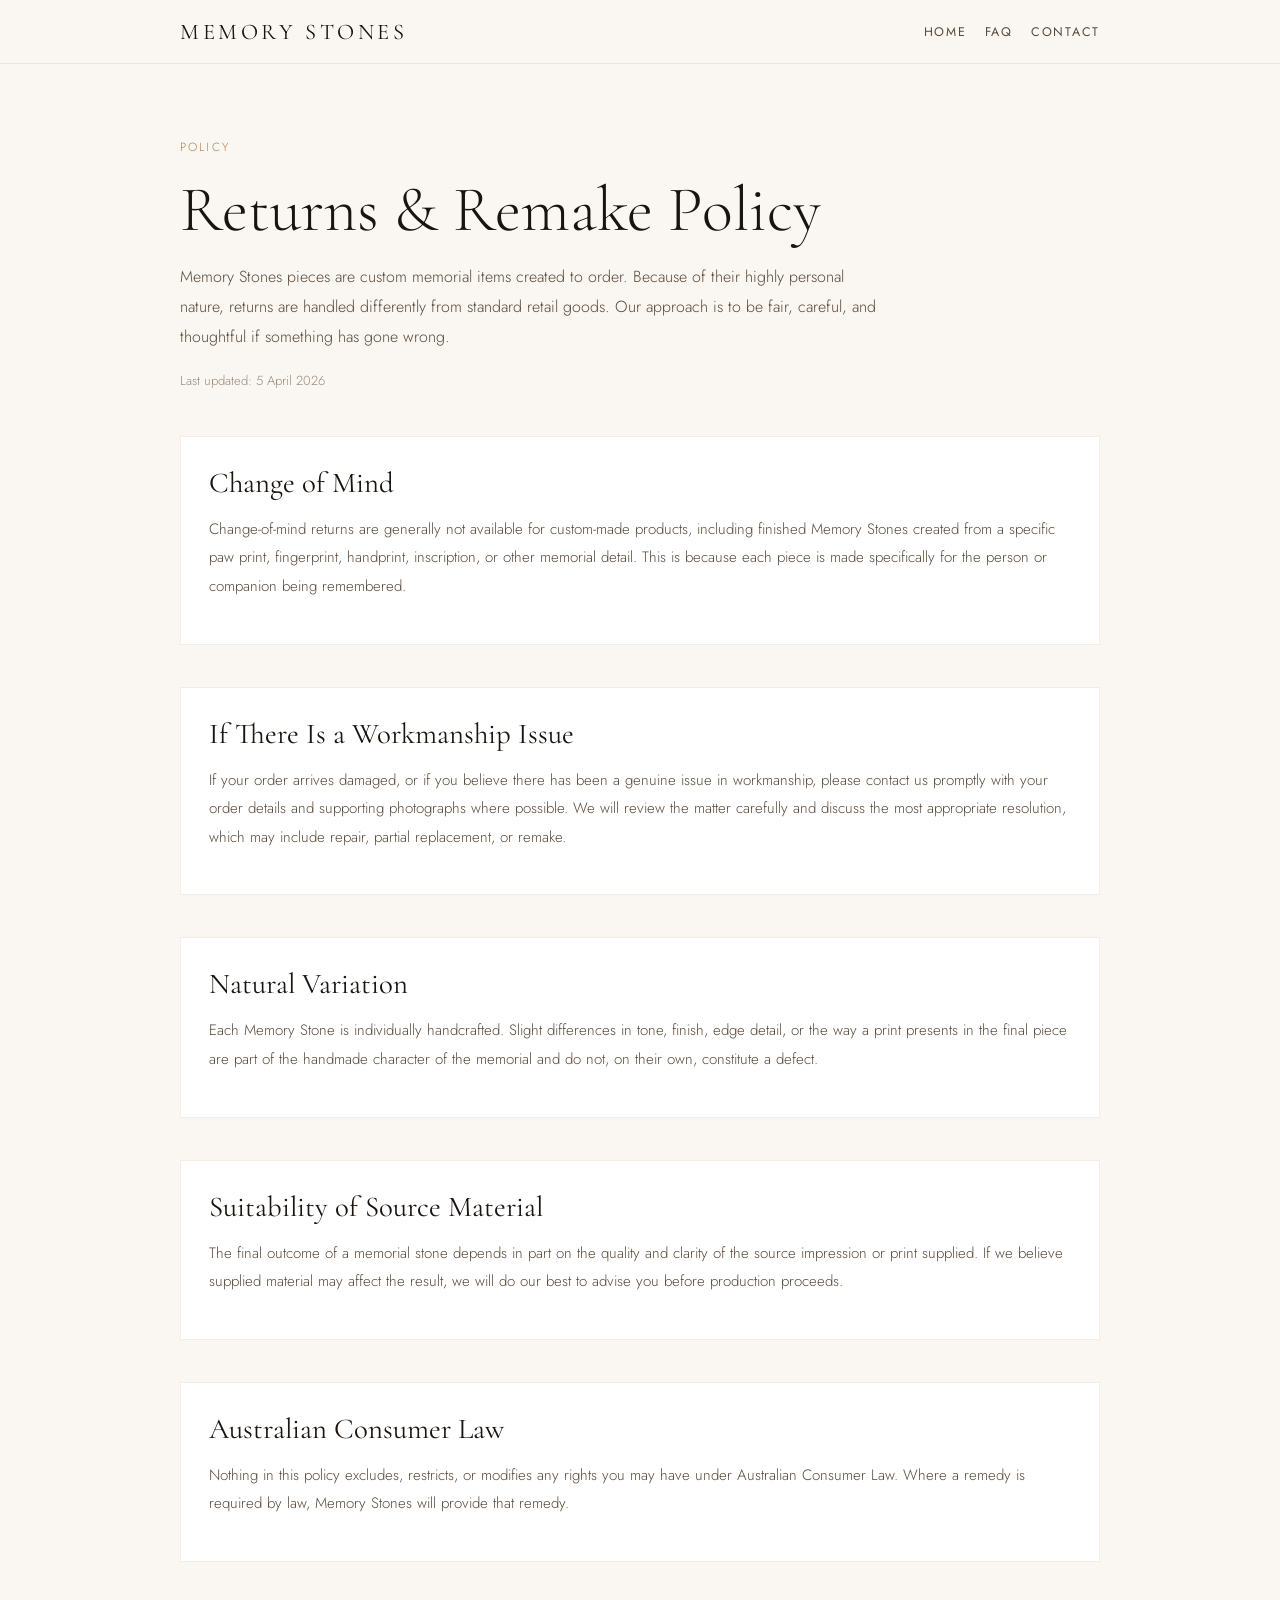
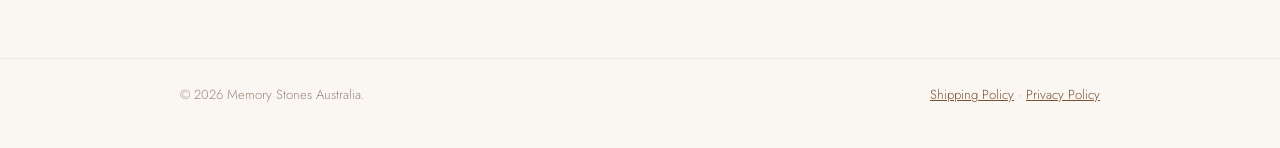
<file: returns-remake-policy.html>
<!DOCTYPE html>
<html lang="en">
<head>
<meta charset="UTF-8">
<meta name="viewport" content="width=device-width, initial-scale=1.0">
<title>Returns & Remake Policy | Memory Stones</title>
<link rel="preconnect" href="https://fonts.googleapis.com">
<link rel="preconnect" href="https://fonts.gstatic.com" crossorigin>
<link href="https://fonts.googleapis.com/css2?family=Cormorant+Garamond:wght@300;400;500&family=Jost:wght@300;400;500&display=swap" rel="stylesheet">
<link rel="stylesheet" href="legal.css">
</head>
<body>
<header class="page-header">
  <div class="page-header-inner">
    <a class="brand" href="index.html">Memory Stones</a>
    <nav class="page-nav">
      <a href="index.html">Home</a>
      <a href="faq.html">FAQ</a>
      <a href="contact.html">Contact</a>
    </nav>
  </div>
</header>
<main class="policy-page">
  <p class="eyebrow">Policy</p>
  <h1>Returns & Remake Policy</h1>
  <p class="lead">Memory Stones pieces are custom memorial items created to order. Because of their highly personal nature, returns are handled differently from standard retail goods. Our approach is to be fair, careful, and thoughtful if something has gone wrong.</p>
  <p class="meta">Last updated: 5 April 2026</p>

  <section>
    <h2>Change of Mind</h2>
    <p>Change-of-mind returns are generally not available for custom-made products, including finished Memory Stones created from a specific paw print, fingerprint, handprint, inscription, or other memorial detail. This is because each piece is made specifically for the person or companion being remembered.</p>
  </section>

  <section>
    <h2>If There Is a Workmanship Issue</h2>
    <p>If your order arrives damaged, or if you believe there has been a genuine issue in workmanship, please contact us promptly with your order details and supporting photographs where possible. We will review the matter carefully and discuss the most appropriate resolution, which may include repair, partial replacement, or remake.</p>
  </section>

  <section>
    <h2>Natural Variation</h2>
    <p>Each Memory Stone is individually handcrafted. Slight differences in tone, finish, edge detail, or the way a print presents in the final piece are part of the handmade character of the memorial and do not, on their own, constitute a defect.</p>
  </section>

  <section>
    <h2>Suitability of Source Material</h2>
    <p>The final outcome of a memorial stone depends in part on the quality and clarity of the source impression or print supplied. If we believe supplied material may affect the result, we will do our best to advise you before production proceeds.</p>
  </section>

  <section>
    <h2>Australian Consumer Law</h2>
    <p>Nothing in this policy excludes, restricts, or modifies any rights you may have under Australian Consumer Law. Where a remedy is required by law, Memory Stones will provide that remedy.</p>
  </section>
</main>
<footer class="page-footer">
  <div class="page-footer-inner">
    <p>© 2026 Memory Stones Australia.</p>
    <p><a href="shipping-policy.html">Shipping Policy</a> · <a href="privacy-policy.html">Privacy Policy</a></p>
  </div>
</footer>
</body>
</html>
</file>
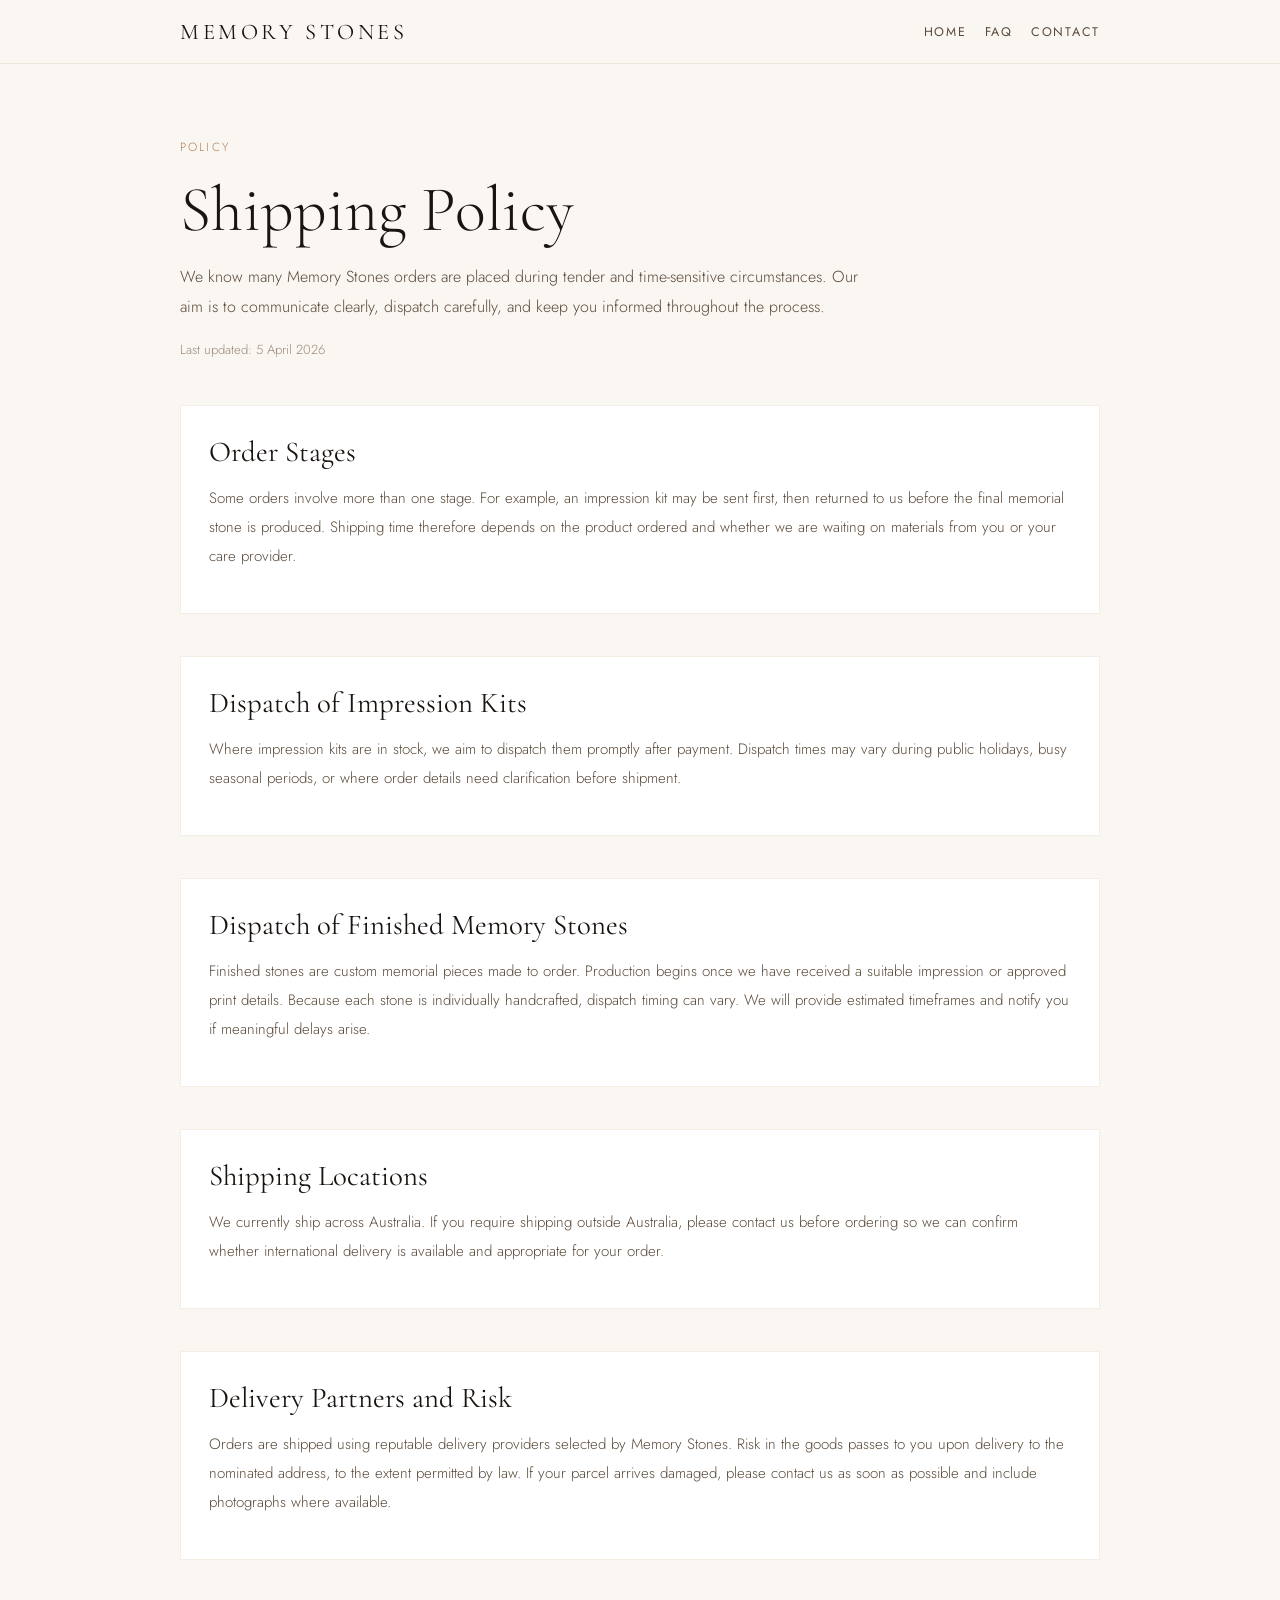
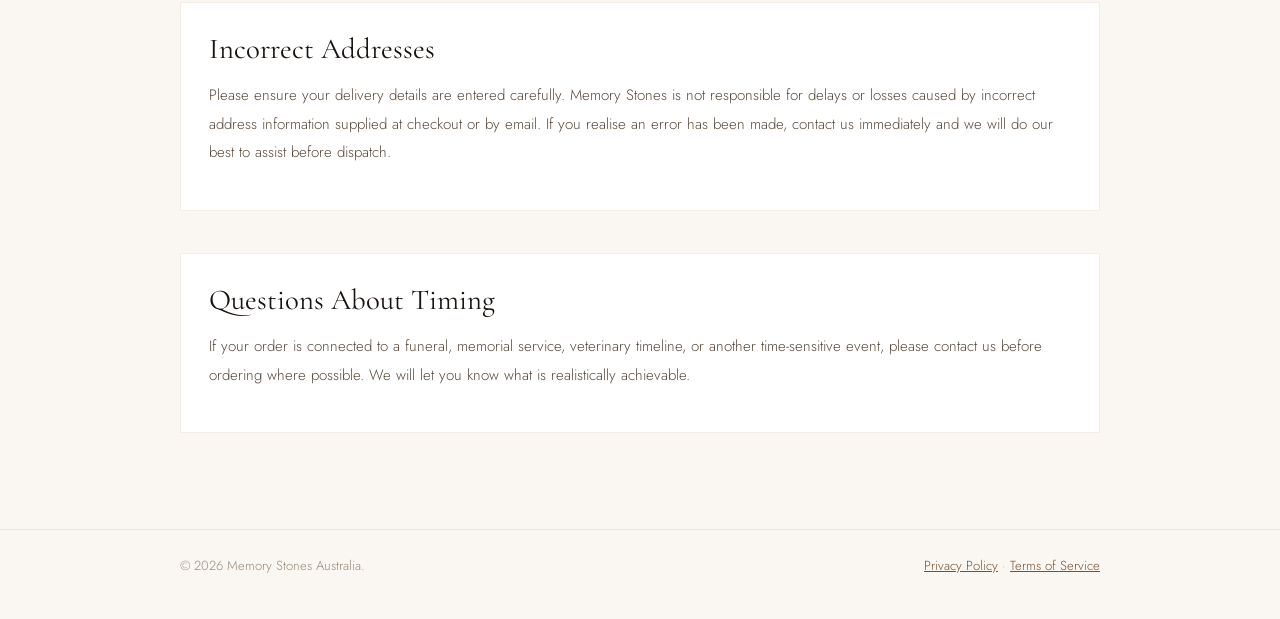
<file: shipping-policy.html>
<!DOCTYPE html>
<html lang="en">
<head>
<meta charset="UTF-8">
<meta name="viewport" content="width=device-width, initial-scale=1.0">
<title>Shipping Policy | Memory Stones</title>
<link rel="preconnect" href="https://fonts.googleapis.com">
<link rel="preconnect" href="https://fonts.gstatic.com" crossorigin>
<link href="https://fonts.googleapis.com/css2?family=Cormorant+Garamond:wght@300;400;500&family=Jost:wght@300;400;500&display=swap" rel="stylesheet">
<link rel="stylesheet" href="legal.css">
</head>
<body>
<header class="page-header">
  <div class="page-header-inner">
    <a class="brand" href="index.html">Memory Stones</a>
    <nav class="page-nav">
      <a href="index.html">Home</a>
      <a href="faq.html">FAQ</a>
      <a href="contact.html">Contact</a>
    </nav>
  </div>
</header>
<main class="policy-page">
  <p class="eyebrow">Policy</p>
  <h1>Shipping Policy</h1>
  <p class="lead">We know many Memory Stones orders are placed during tender and time-sensitive circumstances. Our aim is to communicate clearly, dispatch carefully, and keep you informed throughout the process.</p>
  <p class="meta">Last updated: 5 April 2026</p>

  <section>
    <h2>Order Stages</h2>
    <p>Some orders involve more than one stage. For example, an impression kit may be sent first, then returned to us before the final memorial stone is produced. Shipping time therefore depends on the product ordered and whether we are waiting on materials from you or your care provider.</p>
  </section>

  <section>
    <h2>Dispatch of Impression Kits</h2>
    <p>Where impression kits are in stock, we aim to dispatch them promptly after payment. Dispatch times may vary during public holidays, busy seasonal periods, or where order details need clarification before shipment.</p>
  </section>

  <section>
    <h2>Dispatch of Finished Memory Stones</h2>
    <p>Finished stones are custom memorial pieces made to order. Production begins once we have received a suitable impression or approved print details. Because each stone is individually handcrafted, dispatch timing can vary. We will provide estimated timeframes and notify you if meaningful delays arise.</p>
  </section>

  <section>
    <h2>Shipping Locations</h2>
    <p>We currently ship across Australia. If you require shipping outside Australia, please contact us before ordering so we can confirm whether international delivery is available and appropriate for your order.</p>
  </section>

  <section>
    <h2>Delivery Partners and Risk</h2>
    <p>Orders are shipped using reputable delivery providers selected by Memory Stones. Risk in the goods passes to you upon delivery to the nominated address, to the extent permitted by law. If your parcel arrives damaged, please contact us as soon as possible and include photographs where available.</p>
  </section>

  <section>
    <h2>Incorrect Addresses</h2>
    <p>Please ensure your delivery details are entered carefully. Memory Stones is not responsible for delays or losses caused by incorrect address information supplied at checkout or by email. If you realise an error has been made, contact us immediately and we will do our best to assist before dispatch.</p>
  </section>

  <section>
    <h2>Questions About Timing</h2>
    <p>If your order is connected to a funeral, memorial service, veterinary timeline, or another time-sensitive event, please contact us before ordering where possible. We will let you know what is realistically achievable.</p>
  </section>
</main>
<footer class="page-footer">
  <div class="page-footer-inner">
    <p>© 2026 Memory Stones Australia.</p>
    <p><a href="privacy-policy.html">Privacy Policy</a> · <a href="terms-of-service.html">Terms of Service</a></p>
  </div>
</footer>
</body>
</html>
</file>
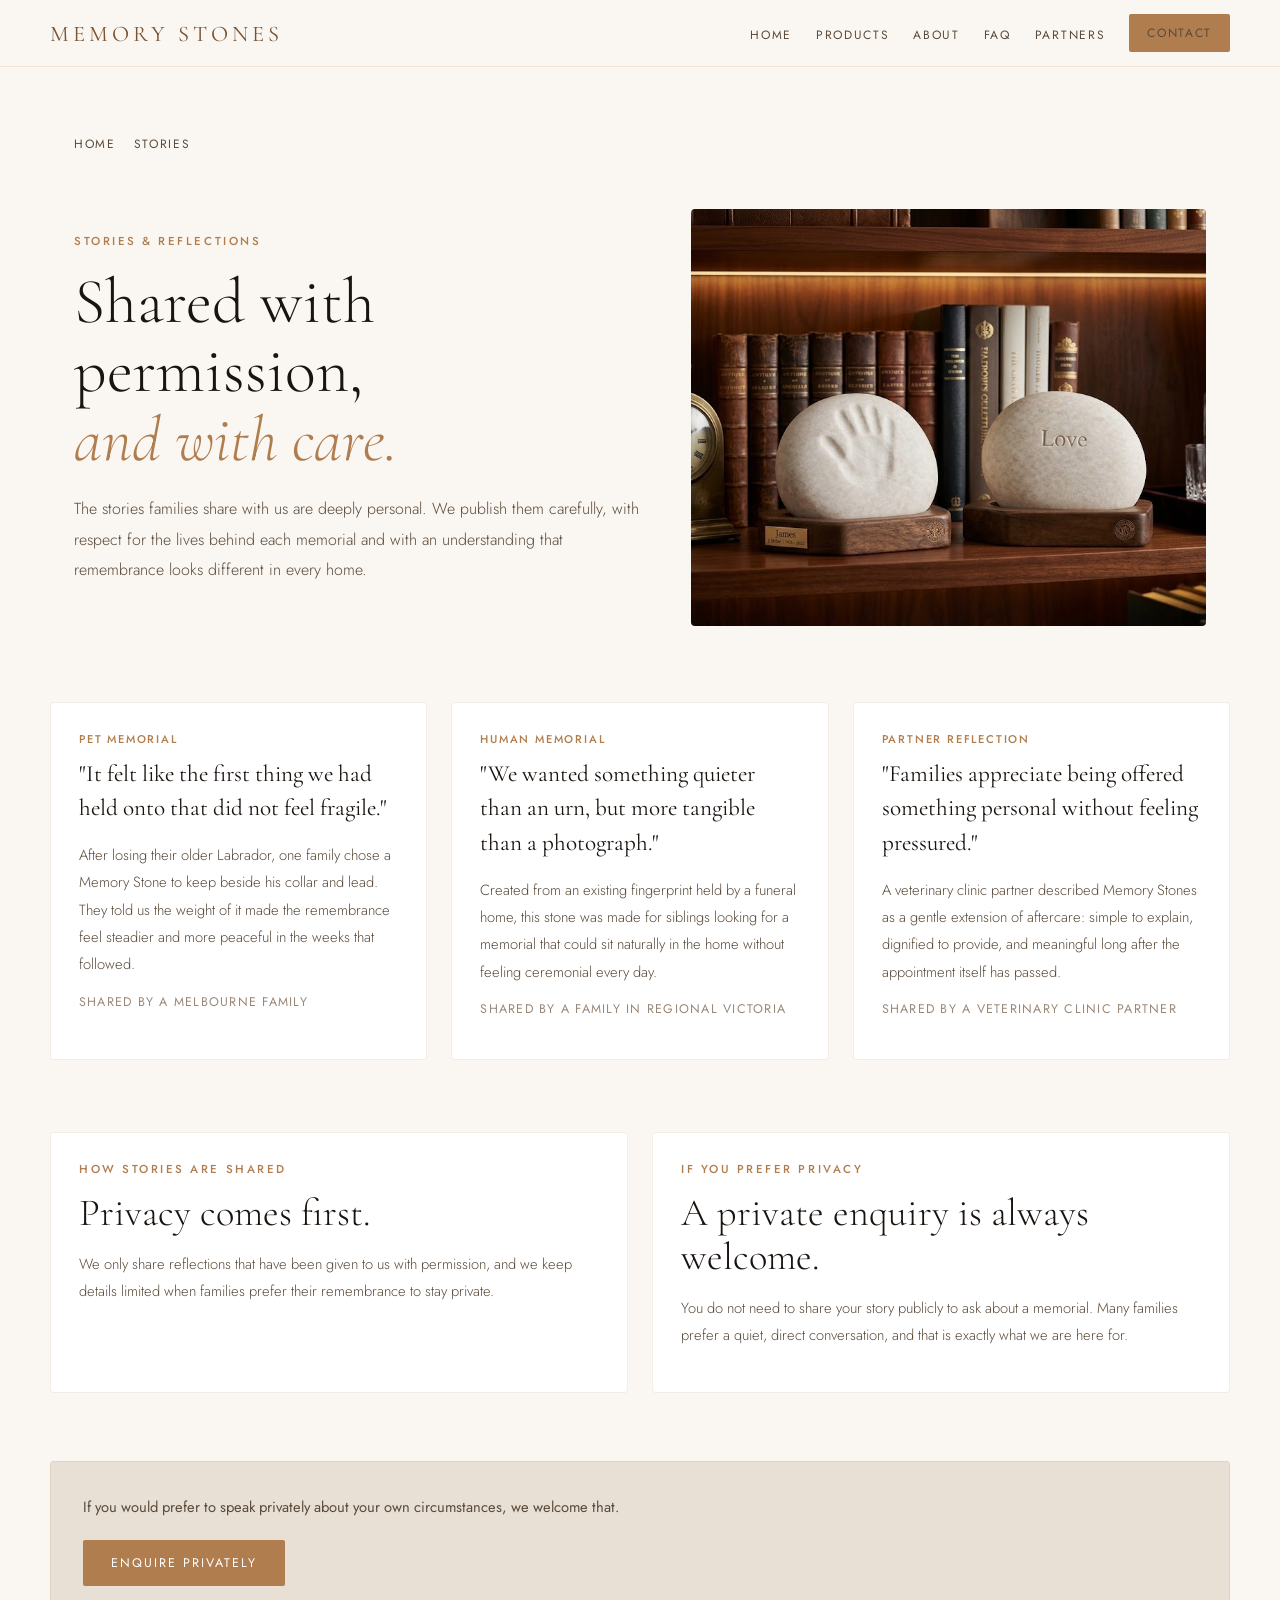
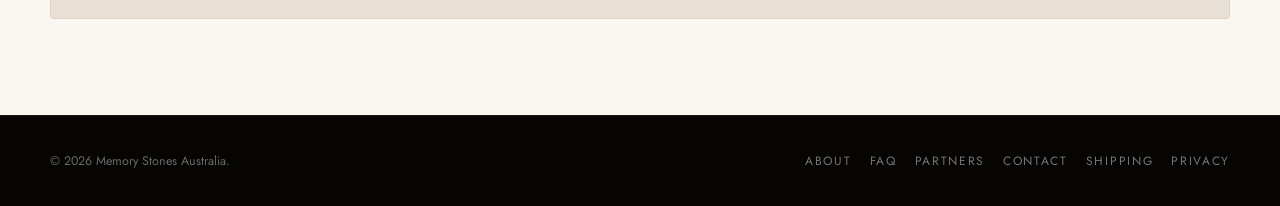
<file: stories.html>
<!DOCTYPE html>
<html lang="en">
<head>
<meta charset="UTF-8">
<meta name="viewport" content="width=device-width, initial-scale=1.0">
<title>Stories | Memory Stones</title>
<link rel="preconnect" href="https://fonts.googleapis.com">
<link rel="preconnect" href="https://fonts.gstatic.com" crossorigin>
<link href="https://fonts.googleapis.com/css2?family=Cormorant+Garamond:wght@300;400;500;600&family=Jost:wght@300;400;500&display=swap" rel="stylesheet">
<link rel="stylesheet" href="site.css">
</head>
<body>
<header class="site-header">
  <div class="site-header-inner">
    <a class="brand" href="index.html"><span style="font-family:'Cormorant Garamond',serif;font-size:1.4rem;letter-spacing:.18em;color:#7a5230;">MEMORY STONES</span></a>
    <nav>
      <ul class="site-nav">
        <li><a href="index.html">Home</a></li>
        <li><a href="products.html">Products</a></li>
        <li><a href="about.html">About</a></li>
        <li><a href="faq.html">FAQ</a></li>
        <li><a href="partners.html">Partners</a></li>
        <li><a class="nav-cta" href="contact.html">Contact</a></li>
      </ul>
    </nav>
  </div>
</header>

<main class="page-shell">
  <div class="subnav">
    <a href="index.html">Home</a>
    <a href="stories.html">Stories</a>
  </div>

  <section class="hero-panel">
    <div class="hero-copy">
      <div class="eyebrow">Stories & Reflections</div>
      <h1 class="page-title">Shared with permission,<br><em>and with care.</em></h1>
      <p class="lead">The stories families share with us are deeply personal. We publish them carefully, with respect for the lives behind each memorial and with an understanding that remembrance looks different in every home.</p>
    </div>
    <div class="hero-media">
      <img src="stones_on_shelf.jpeg" alt="Memory Stones displayed on a shelf">
    </div>
  </section>

  <section class="section">
    <div class="grid-3">
      <article class="story-card">
        <div class="micro">Pet Memorial</div>
        <p class="quote">"It felt like the first thing we had held onto that did not feel fragile."</p>
        <p class="card-copy">After losing their older Labrador, one family chose a Memory Stone to keep beside his collar and lead. They told us the weight of it made the remembrance feel steadier and more peaceful in the weeks that followed.</p>
        <p class="meta">Shared by a Melbourne family</p>
      </article>
      <article class="story-card">
        <div class="micro">Human Memorial</div>
        <p class="quote">"We wanted something quieter than an urn, but more tangible than a photograph."</p>
        <p class="card-copy">Created from an existing fingerprint held by a funeral home, this stone was made for siblings looking for a memorial that could sit naturally in the home without feeling ceremonial every day.</p>
        <p class="meta">Shared by a family in regional Victoria</p>
      </article>
      <article class="story-card">
        <div class="micro">Partner Reflection</div>
        <p class="quote">"Families appreciate being offered something personal without feeling pressured."</p>
        <p class="card-copy">A veterinary clinic partner described Memory Stones as a gentle extension of aftercare: simple to explain, dignified to provide, and meaningful long after the appointment itself has passed.</p>
        <p class="meta">Shared by a veterinary clinic partner</p>
      </article>
    </div>
  </section>

  <section class="section">
    <div class="grid-2">
      <div class="card">
        <div class="section-tag">How Stories Are Shared</div>
        <h2 class="section-title">Privacy comes first.</h2>
        <p class="card-copy">We only share reflections that have been given to us with permission, and we keep details limited when families prefer their remembrance to stay private.</p>
      </div>
      <div class="card">
        <div class="section-tag">If You Prefer Privacy</div>
        <h2 class="section-title">A private enquiry is always welcome.</h2>
        <p class="card-copy">You do not need to share your story publicly to ask about a memorial. Many families prefer a quiet, direct conversation, and that is exactly what we are here for.</p>
      </div>
    </div>
  </section>

  <section class="cta-band">
    <p>If you would prefer to speak privately about your own circumstances, we welcome that.</p>
    <a class="btn-primary" href="contact.html">Enquire Privately</a>
  </section>
</main>

<footer class="site-footer">
  <div class="site-footer-inner">
    <p>© 2026 Memory Stones Australia.</p>
    <div class="site-footer-links">
      <a href="about.html">About</a>
      <a href="faq.html">FAQ</a>
      <a href="partners.html">Partners</a>
      <a href="contact.html">Contact</a>
      <a href="shipping-policy.html">Shipping</a>
      <a href="privacy-policy.html">Privacy</a>
    </div>
  </div>
</footer>
</body>
</html>
</file>
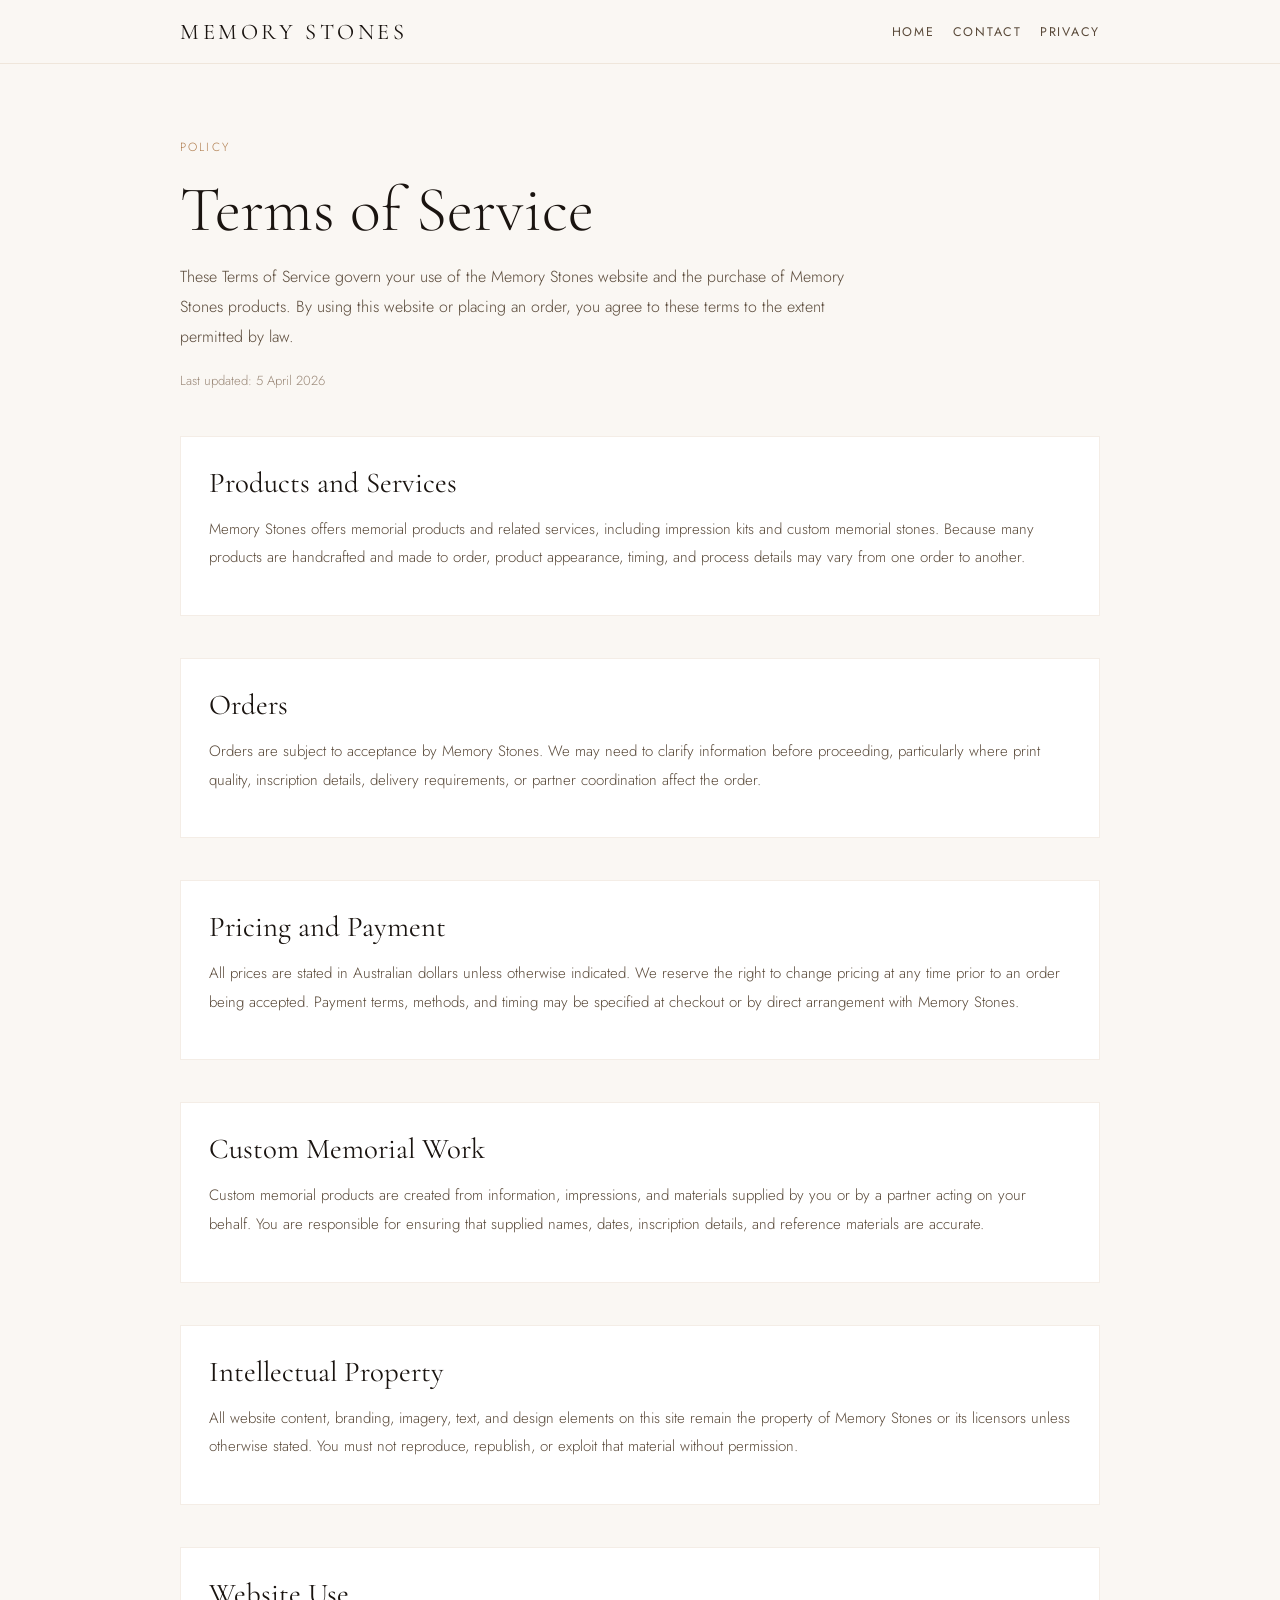
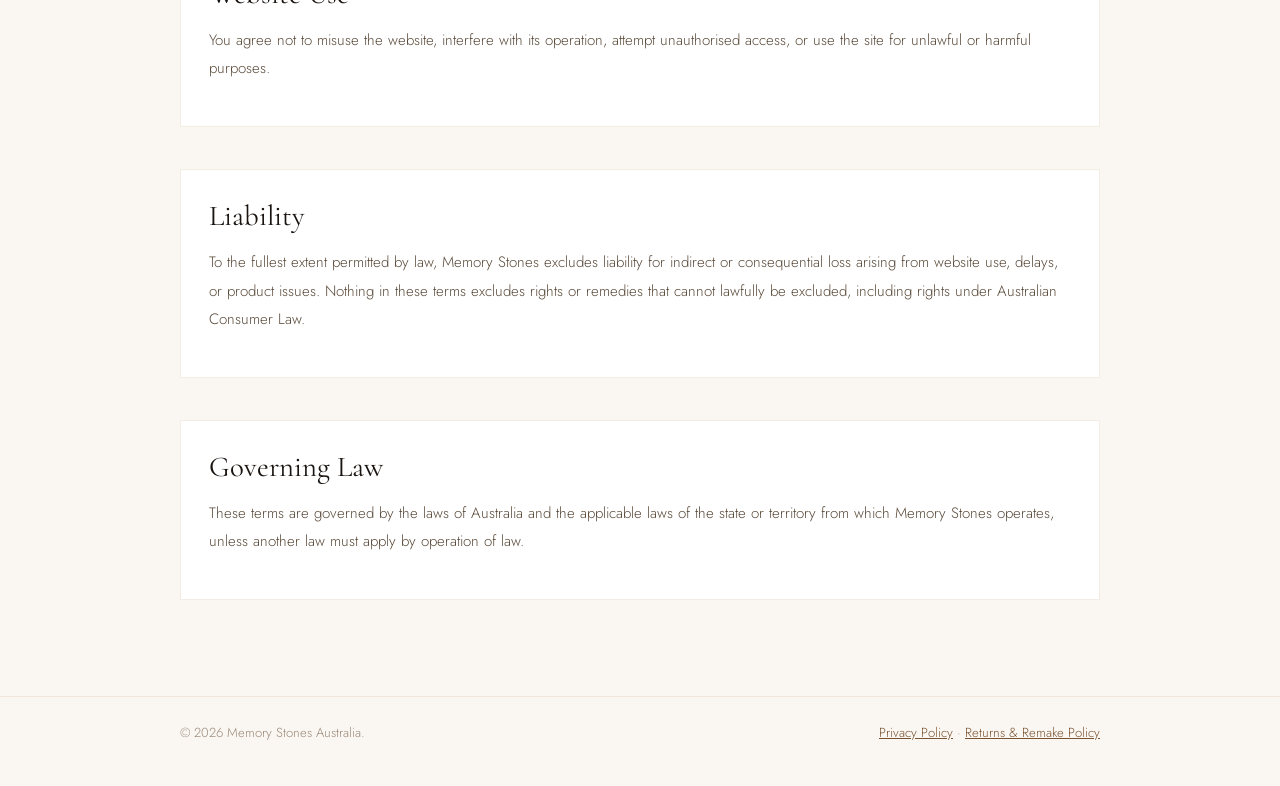
<file: terms-of-service.html>
<!DOCTYPE html>
<html lang="en">
<head>
<meta charset="UTF-8">
<meta name="viewport" content="width=device-width, initial-scale=1.0">
<title>Terms of Service | Memory Stones</title>
<link rel="preconnect" href="https://fonts.googleapis.com">
<link rel="preconnect" href="https://fonts.gstatic.com" crossorigin>
<link href="https://fonts.googleapis.com/css2?family=Cormorant+Garamond:wght@300;400;500&family=Jost:wght@300;400;500&display=swap" rel="stylesheet">
<link rel="stylesheet" href="legal.css">
</head>
<body>
<header class="page-header">
  <div class="page-header-inner">
    <a class="brand" href="index.html">Memory Stones</a>
    <nav class="page-nav">
      <a href="index.html">Home</a>
      <a href="contact.html">Contact</a>
      <a href="privacy-policy.html">Privacy</a>
    </nav>
  </div>
</header>
<main class="policy-page">
  <p class="eyebrow">Policy</p>
  <h1>Terms of Service</h1>
  <p class="lead">These Terms of Service govern your use of the Memory Stones website and the purchase of Memory Stones products. By using this website or placing an order, you agree to these terms to the extent permitted by law.</p>
  <p class="meta">Last updated: 5 April 2026</p>

  <section>
    <h2>Products and Services</h2>
    <p>Memory Stones offers memorial products and related services, including impression kits and custom memorial stones. Because many products are handcrafted and made to order, product appearance, timing, and process details may vary from one order to another.</p>
  </section>

  <section>
    <h2>Orders</h2>
    <p>Orders are subject to acceptance by Memory Stones. We may need to clarify information before proceeding, particularly where print quality, inscription details, delivery requirements, or partner coordination affect the order.</p>
  </section>

  <section>
    <h2>Pricing and Payment</h2>
    <p>All prices are stated in Australian dollars unless otherwise indicated. We reserve the right to change pricing at any time prior to an order being accepted. Payment terms, methods, and timing may be specified at checkout or by direct arrangement with Memory Stones.</p>
  </section>

  <section>
    <h2>Custom Memorial Work</h2>
    <p>Custom memorial products are created from information, impressions, and materials supplied by you or by a partner acting on your behalf. You are responsible for ensuring that supplied names, dates, inscription details, and reference materials are accurate.</p>
  </section>

  <section>
    <h2>Intellectual Property</h2>
    <p>All website content, branding, imagery, text, and design elements on this site remain the property of Memory Stones or its licensors unless otherwise stated. You must not reproduce, republish, or exploit that material without permission.</p>
  </section>

  <section>
    <h2>Website Use</h2>
    <p>You agree not to misuse the website, interfere with its operation, attempt unauthorised access, or use the site for unlawful or harmful purposes.</p>
  </section>

  <section>
    <h2>Liability</h2>
    <p>To the fullest extent permitted by law, Memory Stones excludes liability for indirect or consequential loss arising from website use, delays, or product issues. Nothing in these terms excludes rights or remedies that cannot lawfully be excluded, including rights under Australian Consumer Law.</p>
  </section>

  <section>
    <h2>Governing Law</h2>
    <p>These terms are governed by the laws of Australia and the applicable laws of the state or territory from which Memory Stones operates, unless another law must apply by operation of law.</p>
  </section>
</main>
<footer class="page-footer">
  <div class="page-footer-inner">
    <p>© 2026 Memory Stones Australia.</p>
    <p><a href="privacy-policy.html">Privacy Policy</a> · <a href="returns-remake-policy.html">Returns & Remake Policy</a></p>
  </div>
</footer>
</body>
</html>
</file>
<file: site.css>
:root {
  --copper: #b07d4e;
  --copper-light: #c9966a;
  --copper-dark: #7a5230;
  --copper-pale: #f0e6d8;
  --black: #0d0b09;
  --off-white: #faf7f3;
  --stone: #e8e0d5;
  --stone-dark: #c8bfb4;
  --text-dark: #1a1410;
  --text-mid: #5a4a3a;
  --text-light: #9a8878;
}

*,
*::before,
*::after {
  box-sizing: border-box;
}

html {
  scroll-behavior: smooth;
}

body {
  margin: 0;
  font-family: 'Jost', sans-serif;
  background: var(--off-white);
  color: var(--text-dark);
}

a {
  color: inherit;
}

.site-header {
  position: sticky;
  top: 0;
  z-index: 100;
  background: rgba(250, 247, 243, 0.95);
  backdrop-filter: blur(12px);
  border-bottom: 1px solid rgba(176, 125, 78, 0.15);
}

.site-header-inner,
.site-footer-inner,
.page-shell,
.hero-panel,
.subnav {
  width: min(1180px, calc(100% - 48px));
  margin: 0 auto;
}

.site-header-inner {
  display: flex;
  align-items: center;
  justify-content: space-between;
  gap: 24px;
  padding: 14px 0;
}

.brand {
  display: inline-flex;
  align-items: center;
  text-decoration: none;
}

.brand-mark {
  width: 160px;
  height: 50px;
}

.site-nav {
  display: flex;
  gap: 24px;
  list-style: none;
  padding: 0;
  margin: 0;
  align-items: center;
  flex-wrap: wrap;
}

.site-nav a,
.subnav a,
.site-footer a {
  text-decoration: none;
  font-size: 0.75rem;
  letter-spacing: 0.14em;
  text-transform: uppercase;
  color: var(--text-mid);
}

.site-nav a:hover,
.subnav a:hover,
.site-footer a:hover {
  color: var(--copper);
}

.nav-cta,
.btn-primary {
  background: var(--copper);
  color: white;
  text-decoration: none;
  display: inline-block;
  padding: 14px 28px;
  border-radius: 2px;
  font-size: 0.78rem;
  letter-spacing: 0.16em;
  text-transform: uppercase;
  transition: background 0.2s, transform 0.2s;
}

.nav-cta {
  padding: 10px 18px;
}

.nav-cta:hover,
.btn-primary:hover {
  background: var(--copper-dark);
  transform: translateY(-1px);
}

.btn-secondary {
  border: 1px solid var(--copper);
  color: var(--copper);
  text-decoration: none;
  display: inline-block;
  padding: 14px 28px;
  border-radius: 2px;
  font-size: 0.78rem;
  letter-spacing: 0.16em;
  text-transform: uppercase;
  transition: all 0.2s;
}

.btn-secondary:hover {
  background: var(--copper);
  color: white;
}

.subnav {
  display: flex;
  gap: 18px;
  padding: 20px 0 0;
  flex-wrap: wrap;
}

.page-shell {
  padding: 48px 0 96px;
}

.hero-panel {
  display: grid;
  grid-template-columns: 1.05fr 0.95fr;
  gap: 48px;
  align-items: stretch;
  padding: 56px 0 40px;
}

.hero-copy {
  padding: 24px 0;
}

.eyebrow {
  font-size: 0.72rem;
  letter-spacing: 0.22em;
  text-transform: uppercase;
  color: var(--copper);
  font-weight: 500;
  margin-bottom: 18px;
}

.page-title {
  margin: 0 0 20px;
  font-family: 'Cormorant Garamond', serif;
  font-weight: 300;
  font-size: clamp(2.8rem, 5vw, 4.6rem);
  line-height: 1.08;
}

.page-title em,
.section-title em {
  font-style: italic;
  color: var(--copper);
}

.lead {
  font-size: 1rem;
  line-height: 1.9;
  color: var(--text-mid);
  font-weight: 300;
  max-width: 620px;
}

.hero-actions {
  display: flex;
  flex-wrap: wrap;
  gap: 16px;
  margin-top: 32px;
}

.hero-media img,
.panel-image {
  width: 100%;
  height: 100%;
  min-height: 360px;
  object-fit: cover;
  display: block;
  border-radius: 4px;
}

.section {
  padding: 36px 0;
}

.section-intro {
  margin-bottom: 28px;
}

.section-tag {
  font-size: 0.72rem;
  letter-spacing: 0.22em;
  text-transform: uppercase;
  color: var(--copper);
  font-weight: 500;
  margin-bottom: 14px;
}

.section-title {
  margin: 0 0 16px;
  font-family: 'Cormorant Garamond', serif;
  font-size: clamp(2rem, 3vw, 3rem);
  font-weight: 300;
  line-height: 1.15;
}

.section-copy,
.rich-copy p,
.card-copy,
.faq-answer,
.detail-list li {
  font-size: 0.92rem;
  line-height: 1.85;
  color: var(--text-mid);
  font-weight: 300;
}

.rich-copy p {
  margin: 0 0 18px;
}

.grid-2,
.grid-3 {
  display: grid;
  gap: 24px;
}

.grid-2 {
  grid-template-columns: repeat(2, minmax(0, 1fr));
}

.grid-3 {
  grid-template-columns: repeat(3, minmax(0, 1fr));
}

.card,
.story-card,
.faq-item,
.highlight-panel,
.spec-card {
  background: white;
  border: 1px solid rgba(176, 125, 78, 0.14);
  border-radius: 4px;
}

.card,
.story-card,
.faq-item,
.spec-card {
  padding: 28px;
}

.card-title,
.story-title,
.faq-question,
.spec-title {
  margin: 0 0 12px;
  font-family: 'Cormorant Garamond', serif;
  font-size: 1.35rem;
  font-weight: 500;
  color: var(--text-dark);
}

.micro {
  font-size: 0.7rem;
  letter-spacing: 0.16em;
  text-transform: uppercase;
  color: var(--copper);
  font-weight: 500;
  margin-bottom: 10px;
}

.highlight-panel {
  background: var(--black);
  color: var(--off-white);
  padding: 34px;
}

.highlight-panel .card-title,
.highlight-panel .section-title {
  color: var(--off-white);
}

.highlight-panel p,
.highlight-panel li {
  color: var(--stone-dark);
}

.detail-list {
  margin: 0;
  padding-left: 18px;
}

.detail-list li + li {
  margin-top: 10px;
}

.quote {
  font-family: 'Cormorant Garamond', serif;
  font-size: 1.45rem;
  line-height: 1.5;
  color: var(--text-dark);
  margin: 0 0 16px;
}

.meta {
  font-size: 0.78rem;
  letter-spacing: 0.1em;
  text-transform: uppercase;
  color: var(--text-light);
}

.faq-list {
  display: grid;
  gap: 16px;
}

.cta-band {
  margin-top: 32px;
  padding: 32px;
  background: var(--stone);
  border-radius: 4px;
  border: 1px solid rgba(176, 125, 78, 0.14);
}

.cta-band p {
  margin: 0 0 18px;
  font-size: 0.92rem;
  line-height: 1.85;
  color: var(--text-mid);
}

.helper-note {
  margin-top: 18px;
  font-size: 0.82rem;
  line-height: 1.75;
  color: var(--text-light);
}

.site-footer {
  background: #060504;
  border-top: 1px solid rgba(176, 125, 78, 0.15);
  padding: 36px 0;
}

.site-footer-inner {
  display: flex;
  justify-content: space-between;
  gap: 24px;
  flex-wrap: wrap;
  align-items: flex-start;
}

.site-footer p {
  margin: 0;
  font-size: 0.78rem;
  color: rgba(255, 255, 255, 0.4);
}

.site-footer-links {
  display: flex;
  gap: 18px;
  flex-wrap: wrap;
}

.site-footer a {
  color: rgba(255, 255, 255, 0.45);
}

@media (max-width: 1024px) {
  .hero-panel,
  .grid-3 {
    grid-template-columns: 1fr 1fr;
  }

  .site-header-inner,
  .site-footer-inner,
  .page-shell,
  .hero-panel,
  .subnav {
    width: min(1180px, calc(100% - 40px));
  }
}

@media (max-width: 820px) {
  .hero-panel,
  .grid-2,
  .grid-3 {
    grid-template-columns: 1fr;
  }

  .site-header-inner,
  .site-footer-inner,
  .page-shell,
  .hero-panel,
  .subnav {
    width: calc(100% - 32px);
  }

  .site-header-inner,
  .site-footer-inner {
    flex-direction: column;
    align-items: flex-start;
  }

  .site-nav {
    gap: 14px;
  }

  .page-shell {
    padding: 32px 0 72px;
  }

  .hero-panel {
    padding-top: 32px;
  }
}
</file>
<file: legal.css>
body {
  margin: 0;
  font-family: 'Jost', sans-serif;
  background: #faf7f3;
  color: #1a1410;
}

a {
  color: #7a5230;
}

.page-header {
  position: sticky;
  top: 0;
  background: rgba(250, 247, 243, 0.96);
  backdrop-filter: blur(12px);
  border-bottom: 1px solid rgba(176, 125, 78, 0.14);
}

.page-header-inner,
.page-footer-inner,
.policy-page {
  width: min(920px, calc(100% - 48px));
  margin: 0 auto;
}

.page-header-inner {
  display: flex;
  justify-content: space-between;
  align-items: center;
  padding: 18px 0;
  gap: 18px;
}

.brand {
  text-decoration: none;
  color: #1a1410;
  font-family: 'Cormorant Garamond', serif;
  font-size: 1.4rem;
  letter-spacing: 0.16em;
  text-transform: uppercase;
}

.page-nav {
  display: flex;
  gap: 18px;
  flex-wrap: wrap;
}

.page-nav a {
  text-decoration: none;
  font-size: 0.78rem;
  letter-spacing: 0.14em;
  text-transform: uppercase;
  color: #5a4a3a;
}

.policy-page {
  padding: 72px 0 96px;
}

.eyebrow {
  margin: 0 0 16px;
  font-size: 0.74rem;
  letter-spacing: 0.18em;
  text-transform: uppercase;
  color: #b07d4e;
}

h1 {
  margin: 0 0 18px;
  font-family: 'Cormorant Garamond', serif;
  font-size: clamp(2.6rem, 5vw, 4rem);
  font-weight: 300;
  line-height: 1.08;
}

.lead {
  max-width: 700px;
  font-size: 1rem;
  line-height: 1.9;
  color: #5a4a3a;
  font-weight: 300;
}

.meta {
  margin-top: 16px;
  font-size: 0.82rem;
  color: #9a8878;
}

section {
  margin-top: 42px;
  background: white;
  border: 1px solid rgba(176, 125, 78, 0.14);
  padding: 28px;
}

h2 {
  margin: 0 0 12px;
  font-family: 'Cormorant Garamond', serif;
  font-size: 1.8rem;
  font-weight: 400;
}

p,
li {
  font-size: 0.94rem;
  line-height: 1.9;
  color: #5a4a3a;
  font-weight: 300;
}

ul {
  padding-left: 20px;
}

.page-footer {
  border-top: 1px solid rgba(176, 125, 78, 0.14);
  padding: 24px 0 40px;
}

.page-footer-inner {
  display: flex;
  justify-content: space-between;
  gap: 18px;
  flex-wrap: wrap;
}

.page-footer p {
  margin: 0;
  font-size: 0.82rem;
  color: #9a8878;
}

@media (max-width: 720px) {
  .page-header-inner,
  .page-footer-inner {
    flex-direction: column;
    align-items: flex-start;
  }

  .policy-page {
    padding: 48px 0 72px;
  }
}
</file>
